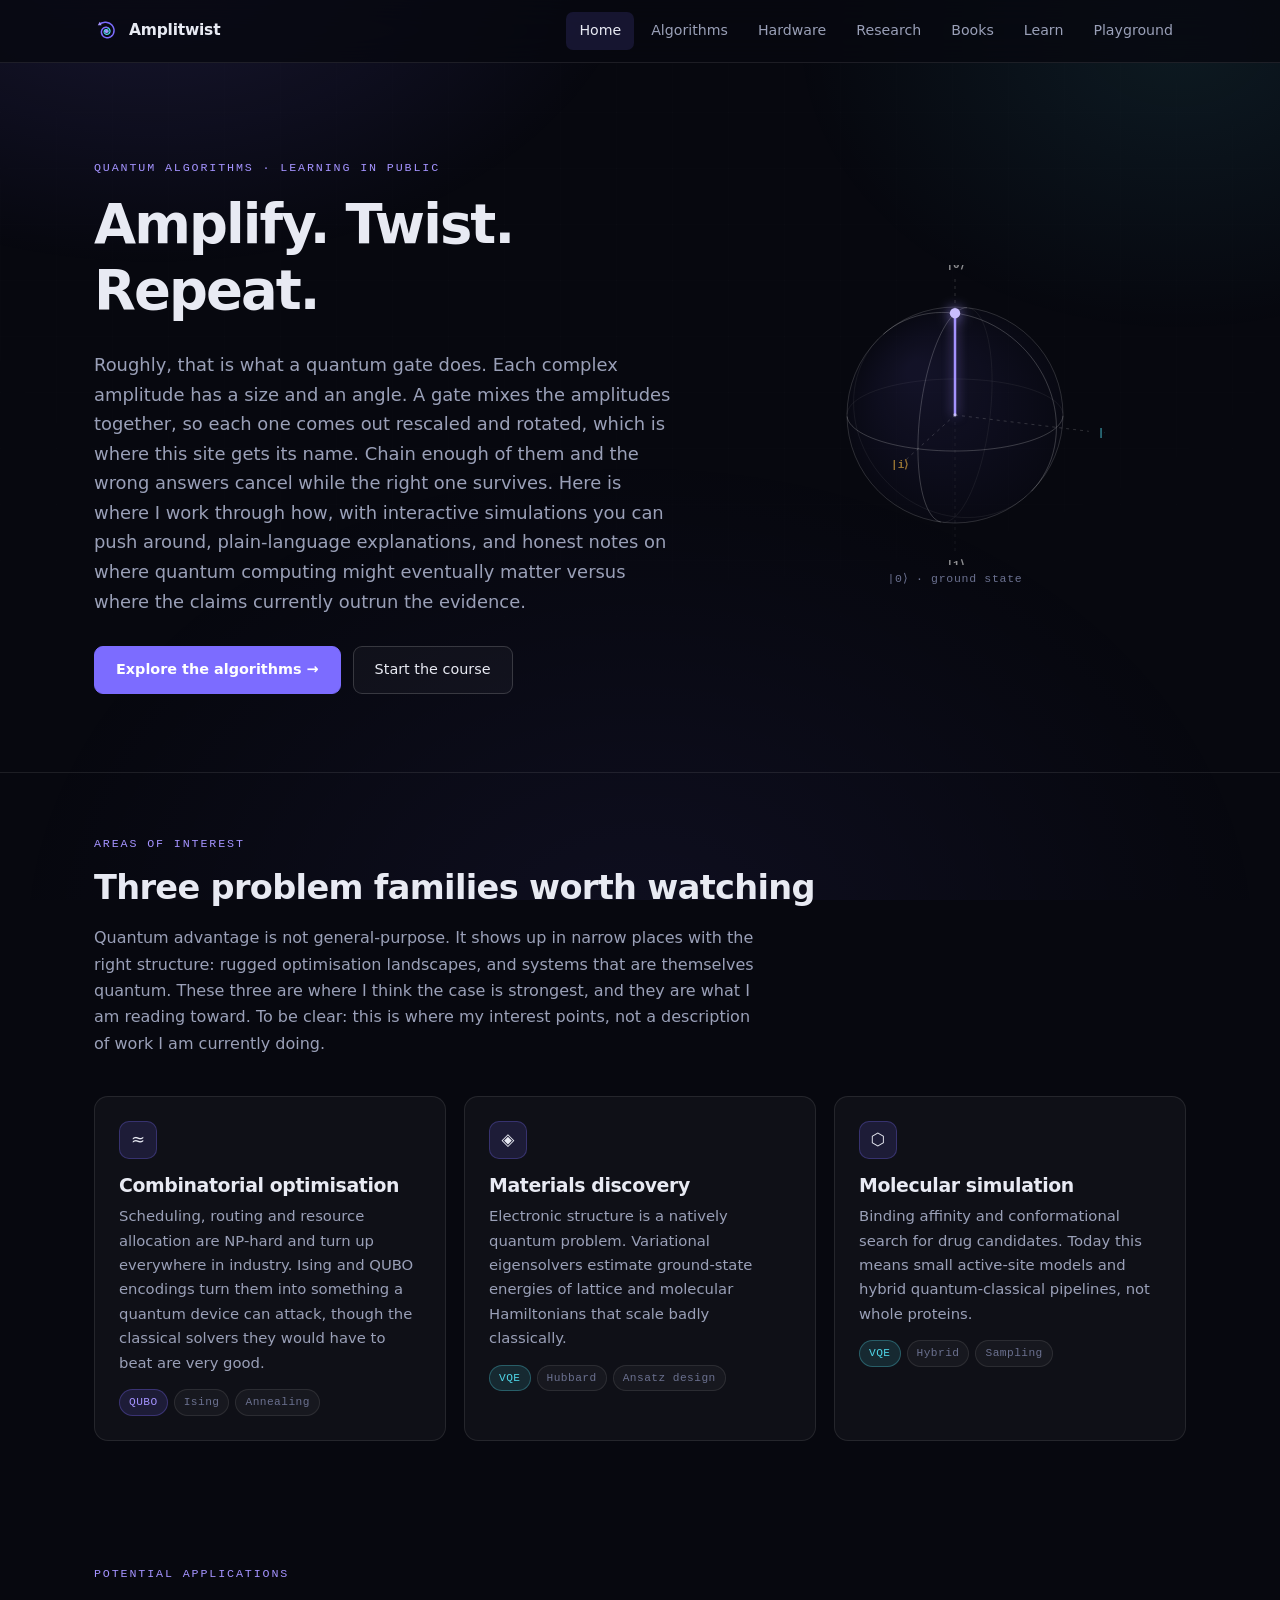
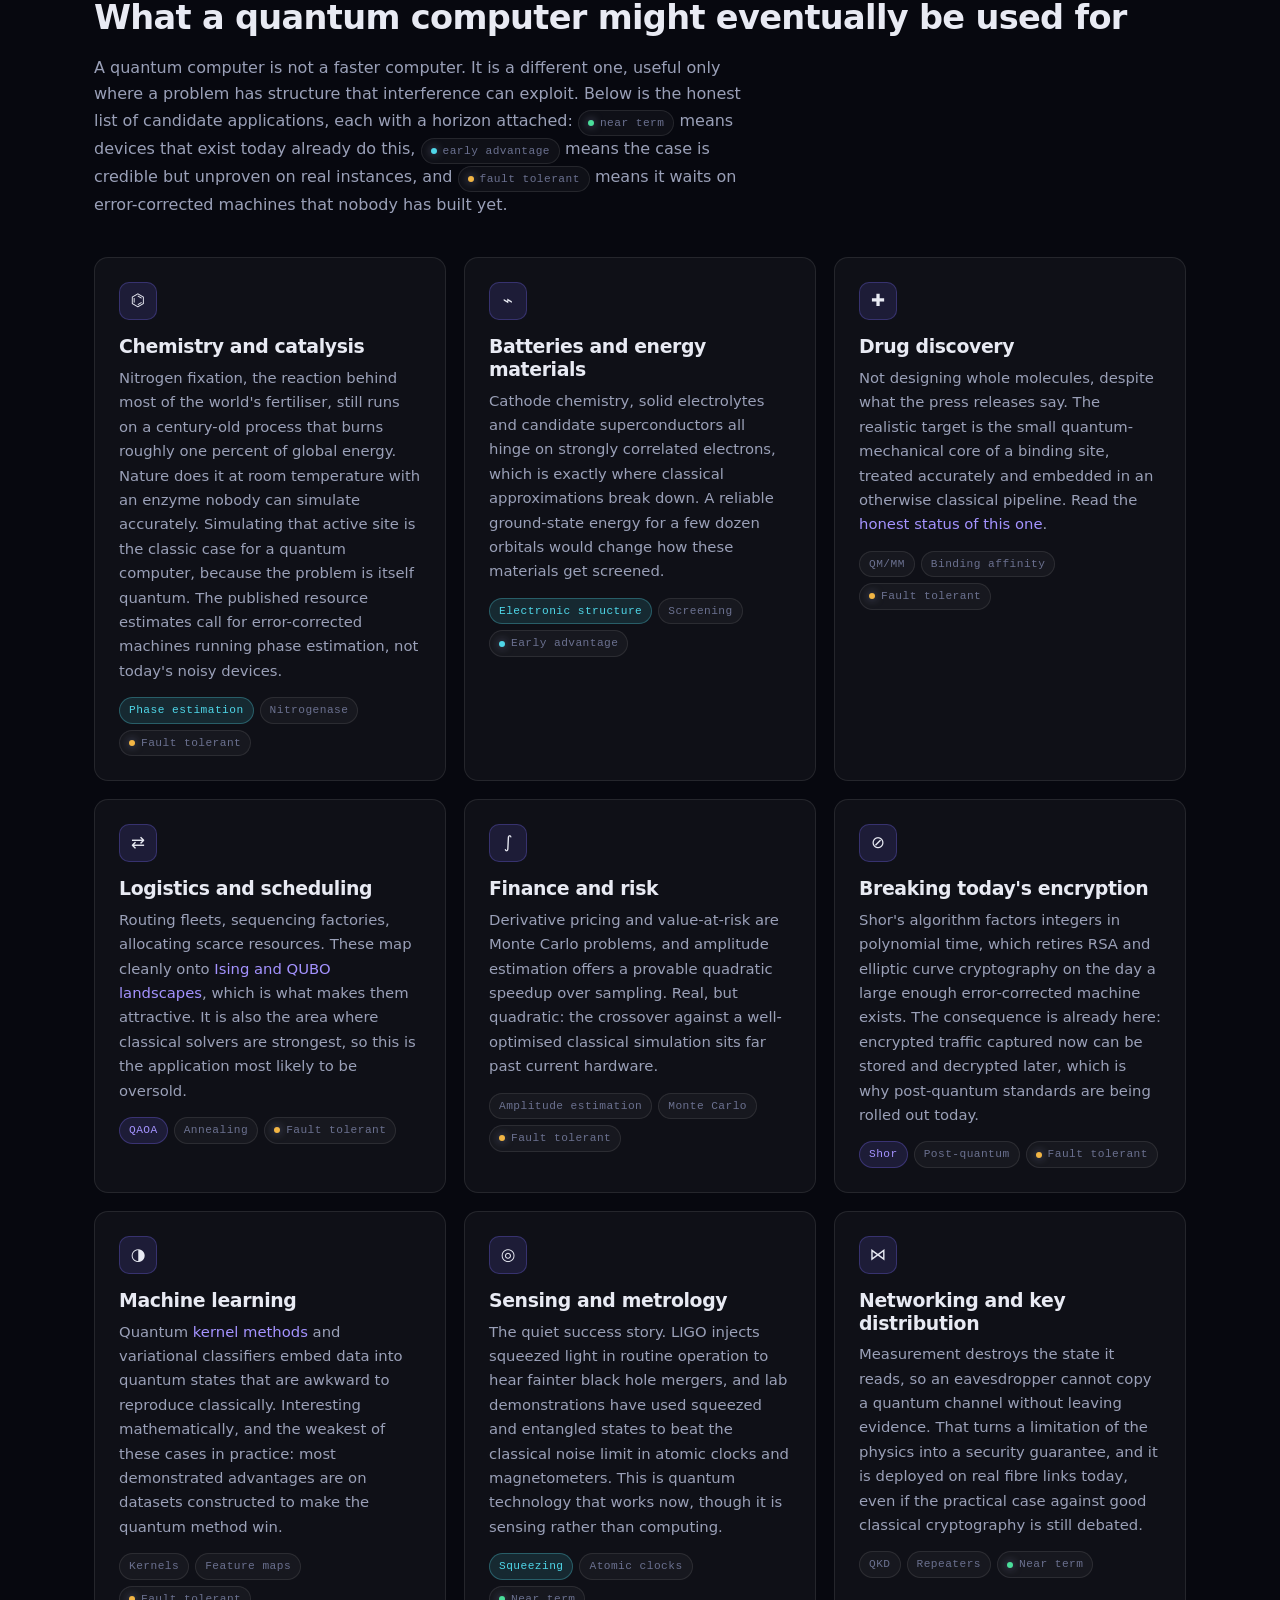
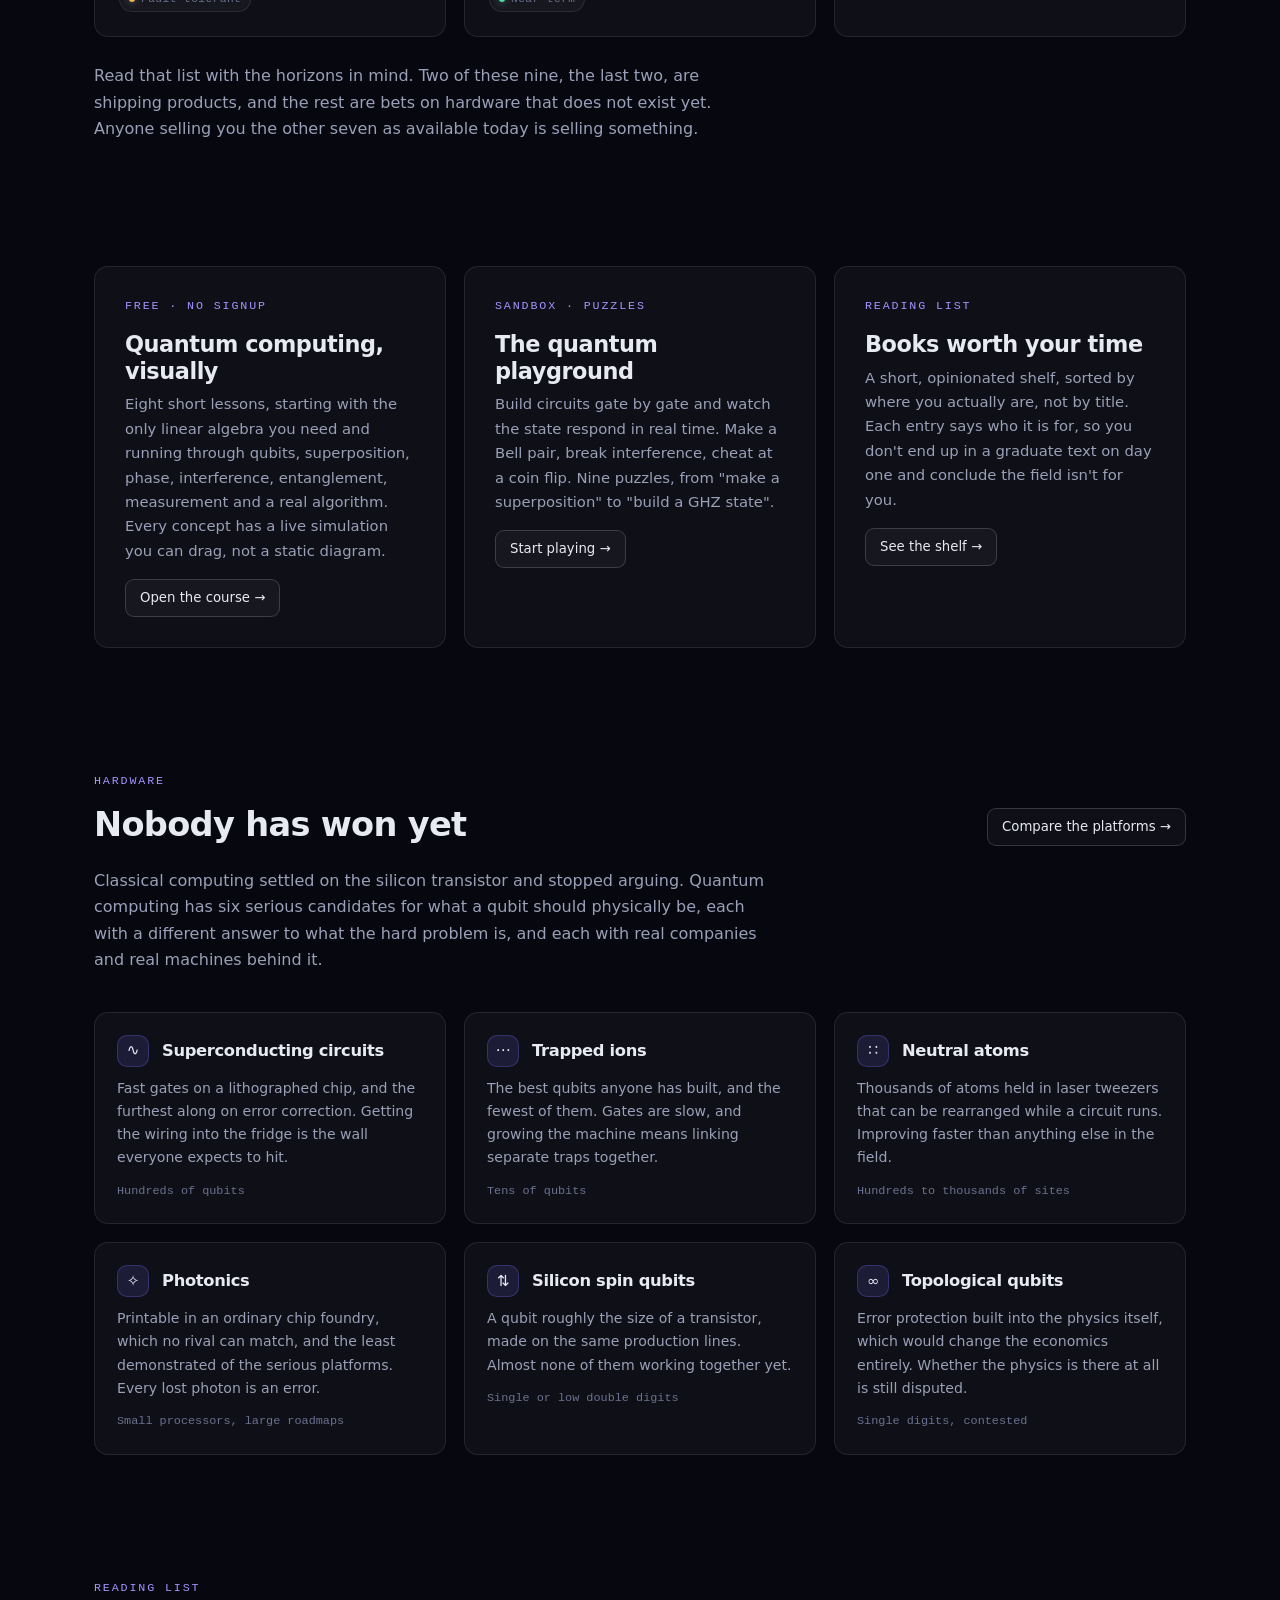
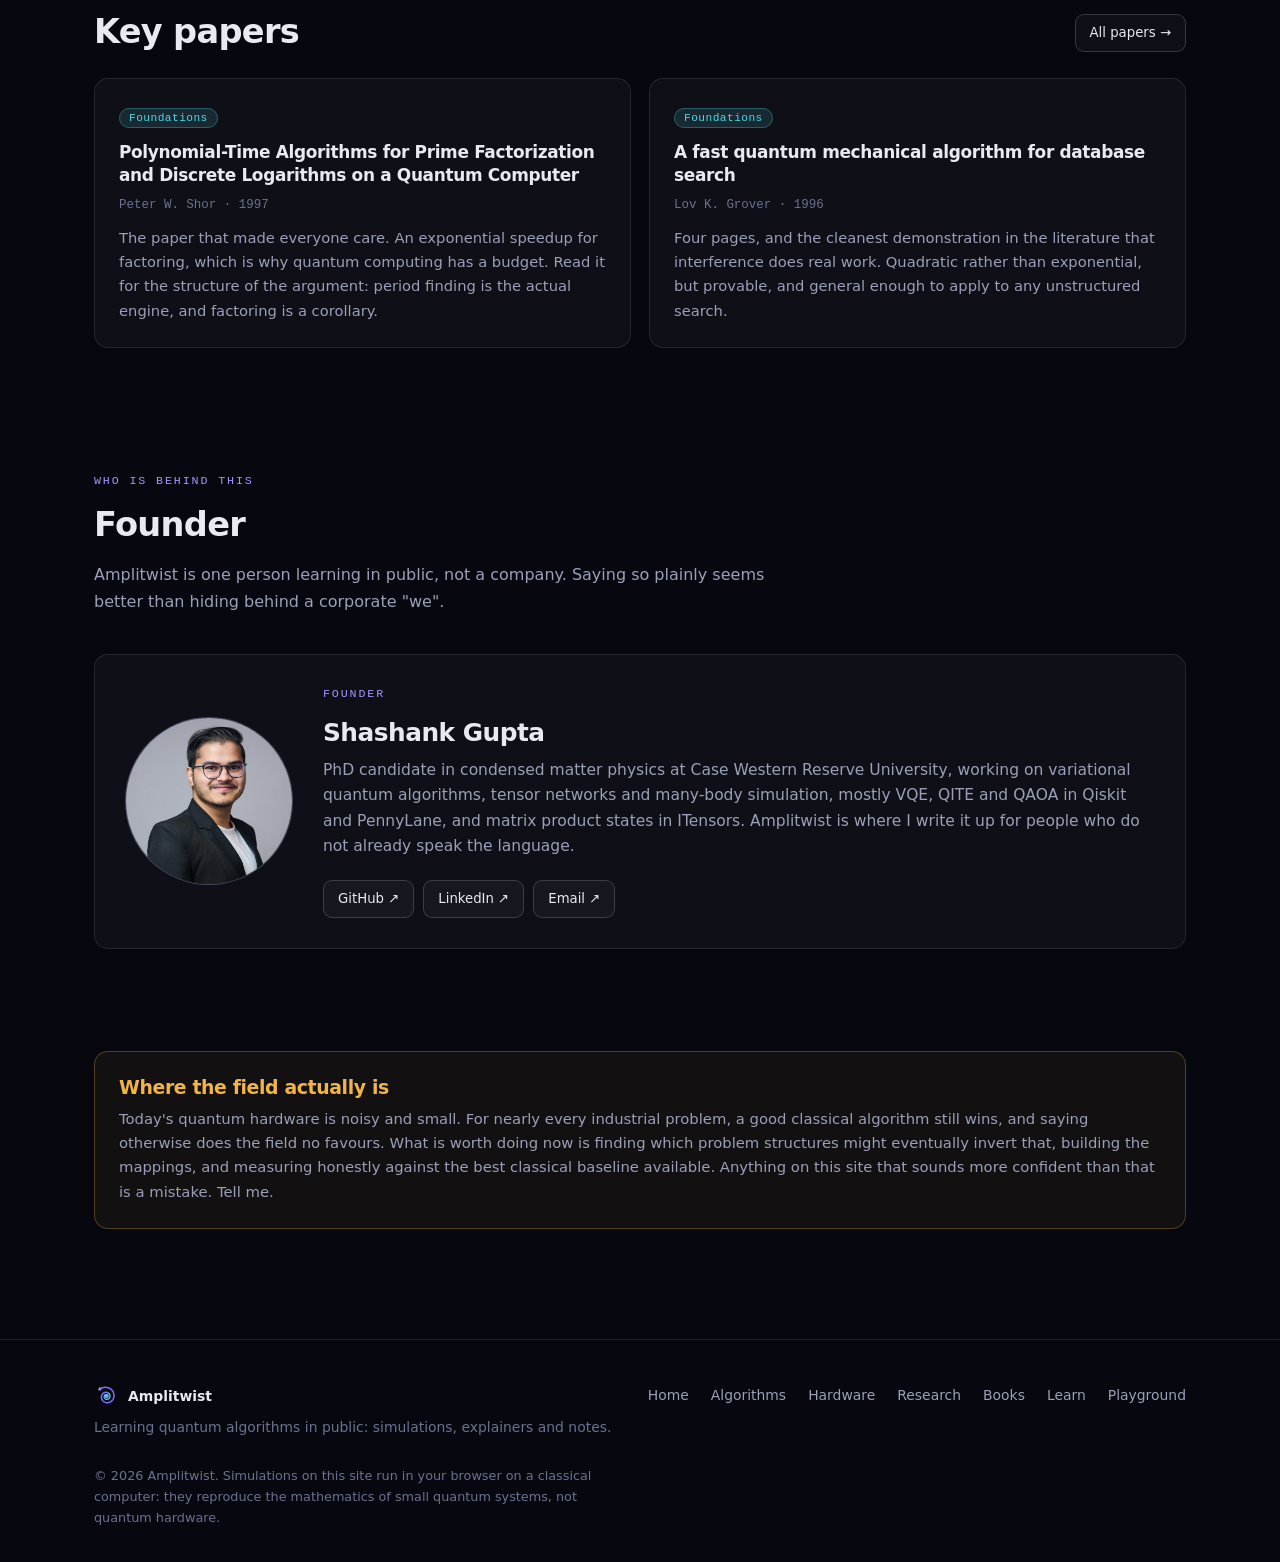
<file: index.html>
<!doctype html>
<html lang="en">
<head>
<meta charset="utf-8">
<meta name="viewport" content="width=device-width, initial-scale=1">
<title>Home</title>
<meta name="description" content="Quantum algorithms explained through simulations you can push around: an eight-lesson course, a circuit playground, algorithm explainers and the potential applications, with honest notes on what is real today.">
<link rel="canonical" href="https://amplitwist.com/">

<!-- Social preview. These must live in the HTML source: crawlers do not
     run JavaScript, so site.js cannot supply them. -->
<meta property="og:type" content="website">
<meta property="og:site_name" content="Amplitwist">
<meta property="og:title" content="Amplitwist">
<meta property="og:description" content="Learn quantum computing through simulations you can actually push around. A free eight-lesson course, a circuit playground, algorithm explainers and a curated reading list.">
<meta property="og:url" content="https://amplitwist.com/">
<meta property="og:image" content="https://amplitwist.com/assets/img/og.png">
<meta property="og:image:width" content="1200">
<meta property="og:image:height" content="630">
<meta name="twitter:card" content="summary_large_image">
<meta name="twitter:title" content="Amplitwist">
<meta name="twitter:description" content="Learn quantum computing through simulations you can actually push around. A free eight-lesson course, a circuit playground, algorithm explainers and a curated reading list.">
<meta name="twitter:image" content="https://amplitwist.com/assets/img/og.png">
<meta name="theme-color" content="#07080f">

<link rel="stylesheet" href="assets/css/site.css">
<link rel="stylesheet" href="assets/css/quantum.css">
</head>
<body>

<div data-nav></div>

<main>

  <!-- ============ HERO ============ -->
  <section class="hero">
    <div class="wrap">
      <div style="display:grid;grid-template-columns:1.25fr 1fr;gap:52px;align-items:center"
           class="hero-grid">
        <div>
          <span class="eyebrow">Quantum algorithms · Learning in public</span>
          <h1>Amplify. Twist. Repeat.</h1>
          <p class="lede">
            Roughly, that is what a quantum gate does. Each complex amplitude has a size and an angle.
            A gate mixes the amplitudes together, so each one comes out rescaled and rotated, which
            is where this site gets its name. Chain
            enough of them and the wrong answers cancel while the right one survives. Here is where
            I work through how, with interactive simulations you can push around, plain-language
            explanations, and honest notes on where quantum computing might eventually matter
            versus where the claims currently outrun the evidence.
          </p>
          <div class="btn-row">
            <a class="btn btn-primary" href="algorithms.html">Explore the algorithms →</a>
            <a class="btn" href="learn.html">Start the course</a>
          </div>
        </div>

        <div>
          <canvas id="heroBloch" class="bloch-canvas" style="--bloch-size:300px"></canvas>
          <div class="viz-caption" id="heroCaption">|0⟩ &nbsp;·&nbsp; ground state</div>
        </div>
      </div>
    </div>
  </section>

  <hr class="rule">

  <!-- ============ WHAT WE DO ============ -->
  <section>
    <div class="wrap">
      <span class="eyebrow">Areas of interest</span>
      <h2>Three problem families worth watching</h2>
      <p class="section-sub">
        Quantum advantage is not general-purpose. It shows up in narrow places with the right
        structure: rugged optimisation landscapes, and systems that are themselves quantum.
        These three are where I think the case is strongest, and they are what I am reading
        toward. To be clear: this is where my interest points, not a description of work I am
        currently doing.
      </p>

      <div class="grid grid-3">
        <a class="card card-link" href="algorithms.html#annealing">
          <div class="card-icon">≈</div>
          <h3>Combinatorial optimisation</h3>
          <p>
            Scheduling, routing and resource allocation are NP-hard and turn up everywhere in
            industry. Ising and QUBO encodings turn them into something a quantum device can
            attack, though the classical solvers they would have to beat are very good.
          </p>
          <div class="tags"><span class="tag tag-accent">QUBO</span><span class="tag">Ising</span><span class="tag">Annealing</span></div>
        </a>

        <a class="card card-link" href="algorithms.html#materials">
          <div class="card-icon">◈</div>
          <h3>Materials discovery</h3>
          <p>
            Electronic structure is a natively quantum problem. Variational eigensolvers estimate
            ground-state energies of lattice and molecular Hamiltonians that scale badly classically.
          </p>
          <div class="tags"><span class="tag tag-cyan">VQE</span><span class="tag">Hubbard</span><span class="tag">Ansatz design</span></div>
        </a>

        <a class="card card-link" href="algorithms.html#drug">
          <div class="card-icon">⬡</div>
          <h3>Molecular simulation</h3>
          <p>
            Binding affinity and conformational search for drug candidates. Today this means small
            active-site models and hybrid quantum-classical pipelines, not whole proteins.
          </p>
          <div class="tags"><span class="tag tag-cyan">VQE</span><span class="tag">Hybrid</span><span class="tag">Sampling</span></div>
        </a>
      </div>
    </div>
  </section>

  <!-- ============ POTENTIAL APPLICATIONS ============ -->
  <section>
    <div class="wrap">
      <span class="eyebrow">Potential applications</span>
      <h2>What a quantum computer might eventually be used for</h2>
      <p class="section-sub">
        A quantum computer is not a faster computer. It is a different one, useful only where a
        problem has structure that interference can exploit. Below is the honest list of candidate
        applications, each with a horizon attached: <span class="tag tag-status tag-near">near term</span>
        means devices that exist today already do this,
        <span class="tag tag-status tag-early">early advantage</span> means the case is credible but
        unproven on real instances, and <span class="tag tag-status">fault tolerant</span> means it waits on
        error-corrected machines that nobody has built yet.
      </p>

      <div class="grid grid-3">

        <div class="card">
          <div class="card-icon">⌬</div>
          <h3>Chemistry and catalysis</h3>
          <p>
            Nitrogen fixation, the reaction behind most of the world's fertiliser, still runs on a
            century-old process that burns roughly one percent of global energy. Nature does it at
            room temperature with an enzyme nobody can simulate accurately. Simulating that active
            site is the classic case for a quantum computer, because the problem is itself quantum.
            The published resource estimates call for error-corrected machines running phase
            estimation, not today's noisy devices.
          </p>
          <div class="tags"><span class="tag tag-cyan">Phase estimation</span><span class="tag">Nitrogenase</span><span class="tag tag-status">Fault tolerant</span></div>
        </div>

        <div class="card">
          <div class="card-icon">⌁</div>
          <h3>Batteries and energy materials</h3>
          <p>
            Cathode chemistry, solid electrolytes and candidate superconductors all hinge on
            strongly correlated electrons, which is exactly where classical approximations break
            down. A reliable ground-state energy for a few dozen orbitals would change how these
            materials get screened.
          </p>
          <div class="tags"><span class="tag tag-cyan">Electronic structure</span><span class="tag">Screening</span><span class="tag tag-status tag-early">Early advantage</span></div>
        </div>

        <div class="card">
          <div class="card-icon">✚</div>
          <h3>Drug discovery</h3>
          <p>
            Not designing whole molecules, despite what the press releases say. The realistic target
            is the small quantum-mechanical core of a binding site, treated accurately and embedded
            in an otherwise classical pipeline. Read the
            <a href="algorithms.html#drug">honest status of this one</a>.
          </p>
          <div class="tags"><span class="tag">QM/MM</span><span class="tag">Binding affinity</span><span class="tag tag-status">Fault tolerant</span></div>
        </div>

        <div class="card">
          <div class="card-icon">⇄</div>
          <h3>Logistics and scheduling</h3>
          <p>
            Routing fleets, sequencing factories, allocating scarce resources. These map cleanly
            onto <a href="algorithms.html#annealing">Ising and QUBO landscapes</a>, which is what
            makes them attractive. It is also the area where classical solvers are strongest, so
            this is the application most likely to be oversold.
          </p>
          <div class="tags"><span class="tag tag-accent">QAOA</span><span class="tag">Annealing</span><span class="tag tag-status">Fault tolerant</span></div>
        </div>

        <div class="card">
          <div class="card-icon">∫</div>
          <h3>Finance and risk</h3>
          <p>
            Derivative pricing and value-at-risk are Monte Carlo problems, and amplitude estimation
            offers a provable quadratic speedup over sampling. Real, but quadratic: the crossover
            against a well-optimised classical simulation sits far past current hardware.
          </p>
          <div class="tags"><span class="tag">Amplitude estimation</span><span class="tag">Monte Carlo</span><span class="tag tag-status">Fault tolerant</span></div>
        </div>

        <div class="card">
          <div class="card-icon">⊘</div>
          <h3>Breaking today's encryption</h3>
          <p>
            Shor's algorithm factors integers in polynomial time, which retires RSA and elliptic
            curve cryptography on the day a large enough error-corrected machine exists. The
            consequence is already here: encrypted traffic captured now can be stored and decrypted
            later, which is why post-quantum standards are being rolled out today.
          </p>
          <div class="tags"><span class="tag tag-accent">Shor</span><span class="tag">Post-quantum</span><span class="tag tag-status">Fault tolerant</span></div>
        </div>

        <div class="card">
          <div class="card-icon">◑</div>
          <h3>Machine learning</h3>
          <p>
            Quantum <a href="algorithms.html#qml">kernel methods</a> and variational classifiers
            embed data into quantum states that are awkward to reproduce classically. Interesting
            mathematically, and the weakest of these cases in practice: most demonstrated advantages
            are on datasets constructed to make the quantum method win.
          </p>
          <div class="tags"><span class="tag">Kernels</span><span class="tag">Feature maps</span><span class="tag tag-status">Fault tolerant</span></div>
        </div>

        <div class="card">
          <div class="card-icon">◎</div>
          <h3>Sensing and metrology</h3>
          <p>
            The quiet success story. LIGO injects squeezed light in routine operation to hear
            fainter black hole mergers, and lab demonstrations have used squeezed and entangled
            states to beat the classical noise limit in atomic clocks and magnetometers. This is
            quantum technology that works now, though it is sensing rather than computing.
          </p>
          <div class="tags"><span class="tag tag-cyan">Squeezing</span><span class="tag">Atomic clocks</span><span class="tag tag-status tag-near">Near term</span></div>
        </div>

        <div class="card">
          <div class="card-icon">⋈</div>
          <h3>Networking and key distribution</h3>
          <p>
            Measurement destroys the state it reads, so an eavesdropper cannot copy a quantum
            channel without leaving evidence. That turns a limitation of the physics into a
            security guarantee, and it is deployed on real fibre links today, even if the
            practical case against good classical cryptography is still debated.
          </p>
          <div class="tags"><span class="tag">QKD</span><span class="tag">Repeaters</span><span class="tag tag-status tag-near">Near term</span></div>
        </div>

      </div>

      <p class="section-sub" style="margin-top:26px;margin-bottom:0">
        Read that list with the horizons in mind. Two of these nine, the last two, are shipping
        products, and the rest are bets on hardware that does not exist yet. Anyone selling you the
        other seven as
        available today is selling something.
      </p>
    </div>
  </section>

  <!-- ============ LEARN + PLAY ============ -->
  <section>
    <div class="wrap">
      <div class="grid grid-3">
        <a class="card card-link" href="learn.html" style="padding:30px">
          <span class="eyebrow">Free · No signup</span>
          <h3 style="font-size:1.4rem">Quantum computing, visually</h3>
          <p style="margin-bottom:16px">
            Eight short lessons, starting with the only linear algebra you need and running
            through qubits, superposition, phase, interference, entanglement, measurement and a
            real algorithm. Every concept has a live simulation you can drag, not a static diagram.
          </p>
          <span class="btn btn-sm">Open the course →</span>
        </a>

        <a class="card card-link" href="playground.html" style="padding:30px">
          <span class="eyebrow">Sandbox · Puzzles</span>
          <h3 style="font-size:1.4rem">The quantum playground</h3>
          <p style="margin-bottom:16px">
            Build circuits gate by gate and watch the state respond in real time. Make a Bell pair,
            break interference, cheat at a coin flip. Nine puzzles, from "make a superposition"
            to "build a GHZ state".
          </p>
          <span class="btn btn-sm">Start playing →</span>
        </a>

        <a class="card card-link" href="books.html" style="padding:30px">
          <span class="eyebrow">Reading list</span>
          <h3 style="font-size:1.4rem">Books worth your time</h3>
          <p style="margin-bottom:16px">
            A short, opinionated shelf, sorted by where you actually are, not by title. Each
            entry says who it is for, so you don't end up in a graduate text on day one and
            conclude the field isn't for you.
          </p>
          <span class="btn btn-sm">See the shelf →</span>
        </a>
      </div>
    </div>
  </section>

  <!-- ============ HARDWARE STRIP ============ -->
  <section>
    <div class="wrap">
      <div style="display:flex;justify-content:space-between;align-items:flex-end;gap:20px;flex-wrap:wrap;margin-bottom:22px">
        <div>
          <span class="eyebrow">Hardware</span>
          <h2 class="mb-0">Nobody has won yet</h2>
        </div>
        <a class="btn btn-sm" href="hardware.html">Compare the platforms →</a>
      </div>
      <p class="section-sub">
        Classical computing settled on the silicon transistor and stopped arguing. Quantum
        computing has six serious candidates for what a qubit should physically be, each with a
        different answer to what the hard problem is, and each with real companies and real
        machines behind it.
      </p>
      <div class="grid grid-3" id="platformStrip"></div>
    </div>
  </section>

  <!-- ============ RESEARCH STRIP ============ -->
  <section>
    <div class="wrap">
      <div style="display:flex;justify-content:space-between;align-items:flex-end;gap:20px;flex-wrap:wrap;margin-bottom:26px">
        <div>
          <span class="eyebrow">Reading list</span>
          <h2 class="mb-0">Key papers</h2>
        </div>
        <a class="btn btn-sm" href="research.html">All papers →</a>
      </div>
      <div class="grid grid-2" id="homePapers"></div>
    </div>
  </section>

  <!-- ============ FOUNDER ============ -->
  <section>
    <div class="wrap">
      <span class="eyebrow">Who is behind this</span>
      <h2>Founder</h2>
      <p class="section-sub">
        Amplitwist is one person learning in public, not a company. Saying so plainly seems
        better than hiding behind a corporate "we".
      </p>
      <div data-founder></div>
    </div>
  </section>

  <!-- ============ HONEST NOTE ============ -->
  <section class="section-tight">
    <div class="wrap">
      <div class="card" style="border-color:rgba(242,181,68,0.28);background:rgba(242,181,68,0.05)">
        <h3 style="color:var(--amber)">Where the field actually is</h3>
        <p style="margin-bottom:0">
          Today's quantum hardware is noisy and small. For nearly every industrial problem, a good
          classical algorithm still wins, and saying otherwise does the field no favours. What is
          worth doing now is finding which problem structures might eventually invert that, building
          the mappings, and measuring honestly against the best classical baseline available.
          Anything on this site that sounds more confident than that is a mistake. Tell me.
        </p>
      </div>
    </div>
  </section>

</main>

<div data-footer></div>

<script src="assets/js/qsim.js"></script>
<script src="assets/js/viz.js"></script>
<script src="assets/js/papers.js"></script>
<script src="assets/js/hardware.js"></script>
<script src="assets/js/site.js"></script>
<script>
/* Hero: a real qubit walked through a short tour of notable states.
   Every frame is read out of the simulator, not keyframed. */
(function () {
  var canvas = document.getElementById('heroBloch');
  if (!canvas) return;

  /* No trail here. The hero jumps between distant states, and the eased
     interpolation cuts straight through the sphere's interior, so a trail
     draws chords across the middle rather than an arc on the surface.
     Lesson 3 keeps its trail because dragging the phase slider moves the
     vector continuously along the equator, where the trail is accurate. */
  var sphere = new Viz.BlochSphere(canvas);
  var caption = document.getElementById('heroCaption');

  var tour = [
    { label: '|0⟩  ·  ground state',            build: function (s) {} },
    { label: 'H|0⟩ = |+⟩  ·  superposition',    build: function (s) { s.apply1(QSim.G.H, 0); } },
    { label: 'S H|0⟩ = |i⟩  ·  phase applied',  build: function (s) { s.apply1(QSim.G.H, 0); s.apply1(QSim.G.S, 0); } },
    { label: 'X|0⟩ = |1⟩  ·  excited state',    build: function (s) { s.apply1(QSim.G.X, 0); } },
    { label: 'RY(2π/3)|0⟩  ·  partial rotation', build: function (s) { s.apply1(QSim.RY(2.094), 0); } },
    { label: 'H|1⟩ = |−⟩  ·  negative phase',   build: function (s) { s.apply1(QSim.G.X, 0); s.apply1(QSim.G.H, 0); } }
  ];

  var i = 0;
  function step() {
    var stop = tour[i];
    var s = new QSim.State(1);
    stop.build(s);
    sphere.set(s.bloch(0));
    if (caption) caption.textContent = stop.label;
    i = (i + 1) % tour.length;
  }
  step();
  setInterval(step, 2900);

  // slow idle rotation, so it reads as 3D before anyone touches it
  setInterval(function () { if (!sphere._drag) sphere.az += 0.0035; }, 30);
})();

/* The six qubit platforms, summarised in one line each. Same data array
   the hardware page renders in full, so the two can never disagree. */
(function () {
  var host = document.getElementById('platformStrip');
  if (!host || typeof PLATFORMS === 'undefined') return;
  host.innerHTML = PLATFORMS.map(function (p) {
    return '' +
      '<a class="card card-link" href="hardware.html#' + p.id + '" style="padding:22px">' +
        '<div style="display:flex;gap:13px;align-items:center;margin-bottom:10px">' +
          '<div class="card-icon" style="margin:0;width:32px;height:32px;font-size:0.95rem;flex-shrink:0">' + p.icon + '</div>' +
          '<h3 style="margin:0;font-size:1.02rem">' + p.name + '</h3>' +
        '</div>' +
        '<p style="font-size:0.88rem;margin-bottom:12px">' + p.blurb + '</p>' +
        '<div class="mono dim" style="font-size:0.74rem">' + p.scale + '</div>' +
      '</a>';
  }).join('');
})();

/* Two papers from the reading list on the home page. */
(function () {
  var host = document.getElementById('homePapers');
  if (!host || typeof PAPERS === 'undefined') return;
  host.innerHTML = PAPERS.slice(0, 2).map(function (p) {
    return '' +
      '<a class="card card-link" href="https://arxiv.org/abs/' + p.arxiv + '" target="_blank" rel="noopener">' +
        '<span class="tag tag-cyan">' + p.topic + '</span>' +
        '<h3 style="margin-top:11px;font-size:1.06rem;line-height:1.38">' + p.title + '</h3>' +
        '<div class="mono dim" style="font-size:0.78rem;margin-bottom:10px">' +
          p.authors + ' · ' + p.year + '</div>' +
        '<p style="font-size:0.92rem">' + p.note + '</p>' +
      '</a>';
  }).join('');
})();
</script>

<style>
.hero-grid > * { min-width: 0; }
@media (max-width: 880px) {
  .hero-grid { grid-template-columns: 1fr !important; gap: 34px !important; }
  .hero { padding: 58px 0 50px; }
}
</style>

</body>
</html>
</file>
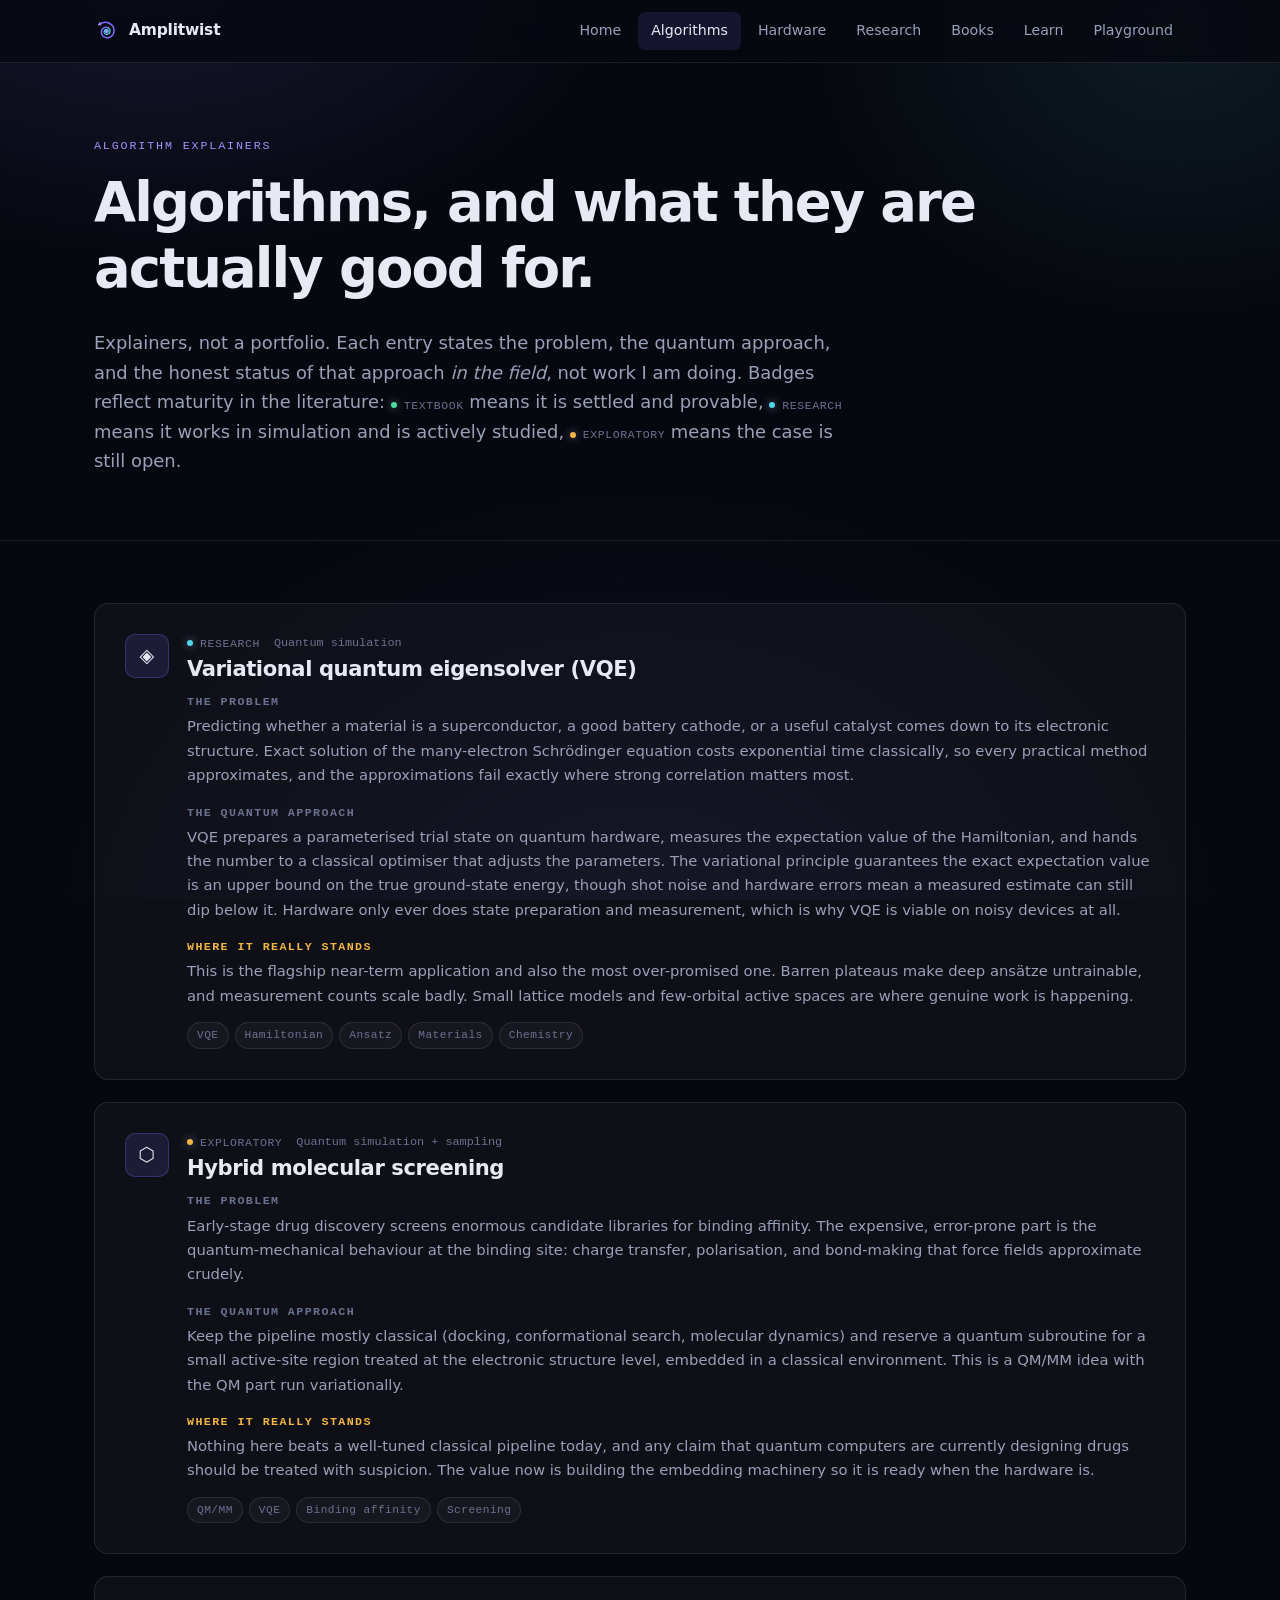
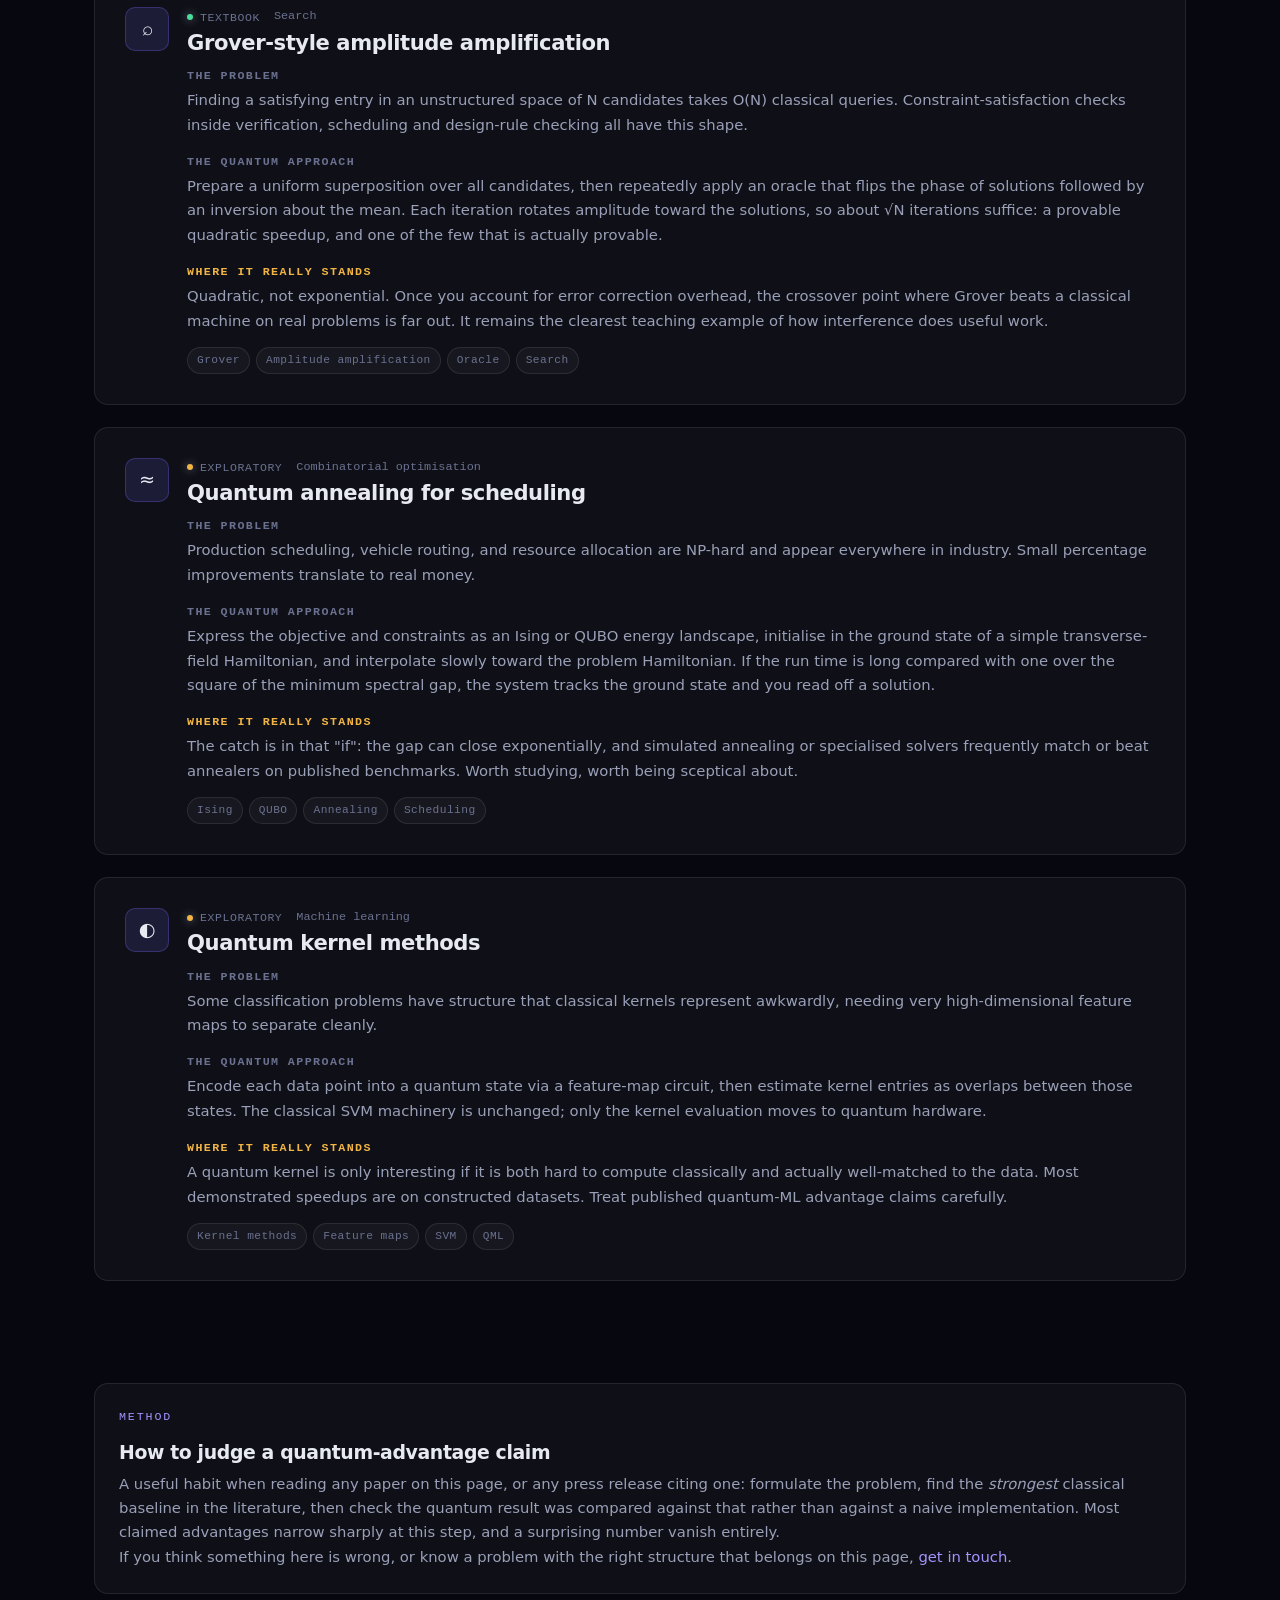
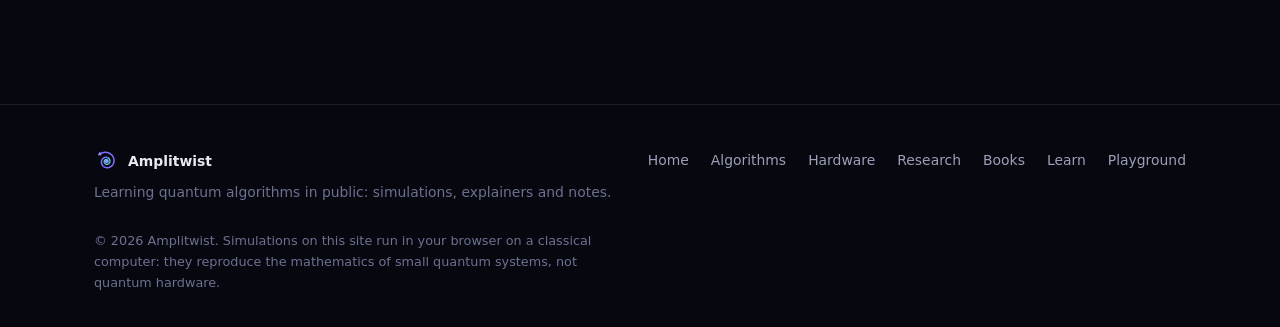
<file: algorithms.html>
<!doctype html>
<html lang="en">
<head>
<meta charset="utf-8">
<meta name="viewport" content="width=device-width, initial-scale=1">
<title>Algorithms</title>
<meta name="description" content="Quantum algorithms with industrial applications: materials discovery, molecular simulation, optimisation, search and sampling.">
<link rel="canonical" href="https://amplitwist.com/algorithms.html">

<!-- Social preview. These must live in the HTML source: crawlers do not
     run JavaScript, so site.js cannot supply them. -->
<meta property="og:type" content="website">
<meta property="og:site_name" content="Amplitwist">
<meta property="og:title" content="Algorithms · Amplitwist">
<meta property="og:description" content="Quantum algorithms with industrial applications: materials discovery, molecular simulation, optimisation, search and sampling, with an honest read on where each really stands.">
<meta property="og:url" content="https://amplitwist.com/algorithms.html">
<meta property="og:image" content="https://amplitwist.com/assets/img/og.png">
<meta property="og:image:width" content="1200">
<meta property="og:image:height" content="630">
<meta name="twitter:card" content="summary_large_image">
<meta name="twitter:title" content="Algorithms · Amplitwist">
<meta name="twitter:description" content="Quantum algorithms with industrial applications: materials discovery, molecular simulation, optimisation, search and sampling, with an honest read on where each really stands.">
<meta name="twitter:image" content="https://amplitwist.com/assets/img/og.png">
<meta name="theme-color" content="#07080f">

<link rel="stylesheet" href="assets/css/site.css">
<link rel="stylesheet" href="assets/css/quantum.css">
</head>
<body>

<div data-nav></div>

<main>
  <section class="hero" style="padding:74px 0 44px">
    <div class="wrap">
      <span class="eyebrow">Algorithm explainers</span>
      <h1>Algorithms, and what they are<br>actually good for.</h1>
      <p class="lede">
        Explainers, not a portfolio. Each entry states the problem, the quantum approach, and
        the honest status of that approach <em>in the field</em>, not work I am doing. Badges
        reflect maturity in the literature: <span class="status status-live">textbook</span>
        means it is settled and provable, <span class="status status-research">research</span>
        means it works in simulation and is actively studied,
        <span class="status">exploratory</span> means the case is still open.
      </p>
    </div>
  </section>

  <hr class="rule">

  <section>
    <div class="wrap">
      <div class="grid" style="gap:22px" id="algoList"></div>
    </div>
  </section>

  <section class="section-tight">
    <div class="wrap">
      <div class="card">
        <span class="eyebrow">Method</span>
        <h3>How to judge a quantum-advantage claim</h3>
        <p>
          A useful habit when reading any paper on this page, or any press release citing one:
          formulate the problem, find the <em>strongest</em> classical baseline in the literature,
          then check the quantum result was compared against that rather than against a naive
          implementation. Most claimed advantages narrow sharply at this step, and a surprising
          number vanish entirely.
        </p>
        <p class="mb-0">
          If you think something here is wrong, or know a problem with the right structure that
          belongs on this page, <a data-site-email href="#">get in touch</a>.
        </p>
      </div>
    </div>
  </section>
</main>

<div data-footer></div>

<script src="assets/js/site.js"></script>
<script>
/* Edit this array to add or change an algorithm entry. */
var ALGORITHMS = [
  {
    id: 'materials',
    icon: '◈',
    name: 'Variational quantum eigensolver (VQE)',
    family: 'Quantum simulation',
    status: 'Research',
    statusClass: 'research',
    problem:
      'Predicting whether a material is a superconductor, a good battery cathode, or a useful ' +
      'catalyst comes down to its electronic structure. Exact solution of the many-electron ' +
      'Schrödinger equation costs exponential time classically, so every practical method ' +
      'approximates, and the approximations fail exactly where strong correlation matters most.',
    approach:
      'VQE prepares a parameterised trial state on quantum hardware, measures the expectation ' +
      'value of the Hamiltonian, and hands the number to a classical optimiser that adjusts the ' +
      'parameters. The variational principle guarantees the exact expectation value is an upper ' +
      'bound on the true ground-state energy, though shot noise and hardware errors mean a ' +
      'measured estimate can still dip below it. Hardware only ever does state preparation and measurement, which is ' +
      'why VQE is viable on noisy devices at all.',
    reality:
      'This is the flagship near-term application and also the most over-promised one. Barren ' +
      'plateaus make deep ansätze untrainable, and measurement counts scale badly. Small lattice ' +
      'models and few-orbital active spaces are where genuine work is happening.',
    tags: ['VQE', 'Hamiltonian', 'Ansatz', 'Materials', 'Chemistry']
  },
  {
    id: 'drug',
    icon: '⬡',
    name: 'Hybrid molecular screening',
    family: 'Quantum simulation + sampling',
    status: 'Exploratory',
    statusClass: '',
    problem:
      'Early-stage drug discovery screens enormous candidate libraries for binding affinity. ' +
      'The expensive, error-prone part is the quantum-mechanical behaviour at the binding site: ' +
      'charge transfer, polarisation, and bond-making that force fields approximate crudely.',
    approach:
      'Keep the pipeline mostly classical (docking, conformational search, molecular dynamics) ' +
      'and reserve a quantum subroutine for a small active-site region treated at the electronic ' +
      'structure level, embedded in a classical environment. This is a QM/MM idea with the QM ' +
      'part run variationally.',
    reality:
      'Nothing here beats a well-tuned classical pipeline today, and any claim that quantum ' +
      'computers are currently designing drugs should be treated with suspicion. The value now ' +
      'is building the embedding machinery so it is ready when the hardware is.',
    tags: ['QM/MM', 'VQE', 'Binding affinity', 'Screening']
  },
  {
    id: 'grover',
    icon: '⌕',
    name: "Grover-style amplitude amplification",
    family: 'Search',
    status: 'Textbook',
    statusClass: 'live',
    problem:
      'Finding a satisfying entry in an unstructured space of N candidates takes O(N) classical ' +
      'queries. Constraint-satisfaction checks inside verification, scheduling and design-rule ' +
      'checking all have this shape.',
    approach:
      'Prepare a uniform superposition over all candidates, then repeatedly apply an oracle that ' +
      'flips the phase of solutions followed by an inversion about the mean. Each iteration ' +
      'rotates amplitude toward the solutions, so about √N iterations suffice: a provable ' +
      'quadratic speedup, and one of the few that is actually provable.',
    reality:
      'Quadratic, not exponential. Once you account for error correction overhead, the crossover ' +
      'point where Grover beats a classical machine on real problems is far out. It remains the ' +
      'clearest teaching example of how interference does useful work.',
    tags: ['Grover', 'Amplitude amplification', 'Oracle', 'Search']
  },
  {
    id: 'annealing',
    icon: '≈',
    name: 'Quantum annealing for scheduling',
    family: 'Combinatorial optimisation',
    status: 'Exploratory',
    statusClass: '',
    problem:
      'Production scheduling, vehicle routing, and resource allocation are NP-hard and appear ' +
      'everywhere in industry. Small percentage improvements translate to real money.',
    approach:
      'Express the objective and constraints as an Ising or QUBO energy landscape, initialise in ' +
      'the ground state of a simple transverse-field Hamiltonian, and interpolate slowly toward ' +
      'the problem Hamiltonian. If the run time is long compared with one over the square of the ' +
      'minimum spectral gap, ' +
      'the system tracks the ground state and you read off a solution.',
    reality:
      'The catch is in that "if": the gap can close exponentially, and simulated annealing or ' +
      'specialised solvers frequently match or beat annealers on published benchmarks. Worth ' +
      'studying, worth being sceptical about.',
    tags: ['Ising', 'QUBO', 'Annealing', 'Scheduling']
  },
  {
    id: 'qml',
    icon: '◐',
    name: 'Quantum kernel methods',
    family: 'Machine learning',
    status: 'Exploratory',
    statusClass: '',
    problem:
      'Some classification problems have structure that classical kernels represent awkwardly, ' +
      'needing very high-dimensional feature maps to separate cleanly.',
    approach:
      'Encode each data point into a quantum state via a feature-map circuit, then estimate ' +
      'kernel entries as overlaps between those states. The classical SVM machinery is unchanged; ' +
      'only the kernel evaluation moves to quantum hardware.',
    reality:
      'A quantum kernel is only interesting if it is both hard to compute classically and ' +
      'actually well-matched to the data. Most demonstrated speedups are on constructed datasets. ' +
      'Treat published quantum-ML advantage claims carefully.',
    tags: ['Kernel methods', 'Feature maps', 'SVM', 'QML']
  }
];

(function () {
  var host = document.getElementById('algoList');
  host.innerHTML = ALGORITHMS.map(function (a) {
    return '' +
    '<article class="card" id="' + a.id + '" style="padding:30px">' +
      '<div style="display:flex;gap:18px;align-items:flex-start;flex-wrap:wrap">' +
        '<div class="card-icon" style="margin:0;width:44px;height:44px;font-size:1.2rem;flex-shrink:0">' + a.icon + '</div>' +
        '<div style="flex:1;min-width:230px">' +
          '<div style="display:flex;gap:14px;align-items:center;flex-wrap:wrap;margin-bottom:3px">' +
            '<span class="status status-' + a.statusClass + '">' + a.status + '</span>' +
            '<span class="mono dim" style="font-size:0.74rem">' + a.family + '</span>' +
          '</div>' +
          '<h3 style="font-size:1.32rem;margin-bottom:14px">' + a.name + '</h3>' +

          '<h4 class="mono" style="font-size:0.73rem;letter-spacing:0.12em;text-transform:uppercase;color:var(--text-dim);margin:0 0 5px">The problem</h4>' +
          '<p>' + a.problem + '</p>' +

          '<h4 class="mono" style="font-size:0.73rem;letter-spacing:0.12em;text-transform:uppercase;color:var(--text-dim);margin:18px 0 5px">The quantum approach</h4>' +
          '<p>' + a.approach + '</p>' +

          '<h4 class="mono" style="font-size:0.73rem;letter-spacing:0.12em;text-transform:uppercase;color:var(--amber);margin:18px 0 5px">Where it really stands</h4>' +
          '<p style="margin-bottom:0">' + a.reality + '</p>' +

          '<div class="tags">' + a.tags.map(function (t) {
            return '<span class="tag">' + t + '</span>';
          }).join('') + '</div>' +
        '</div>' +
      '</div>' +
    '</article>';
  }).join('');

  // deep links like algorithms.html#materials
  if (location.hash) {
    var el = document.querySelector(location.hash);
    if (el) setTimeout(function () { el.scrollIntoView({ behavior: 'smooth', block: 'center' }); }, 90);
  }
})();
</script>

</body>
</html>
</file>
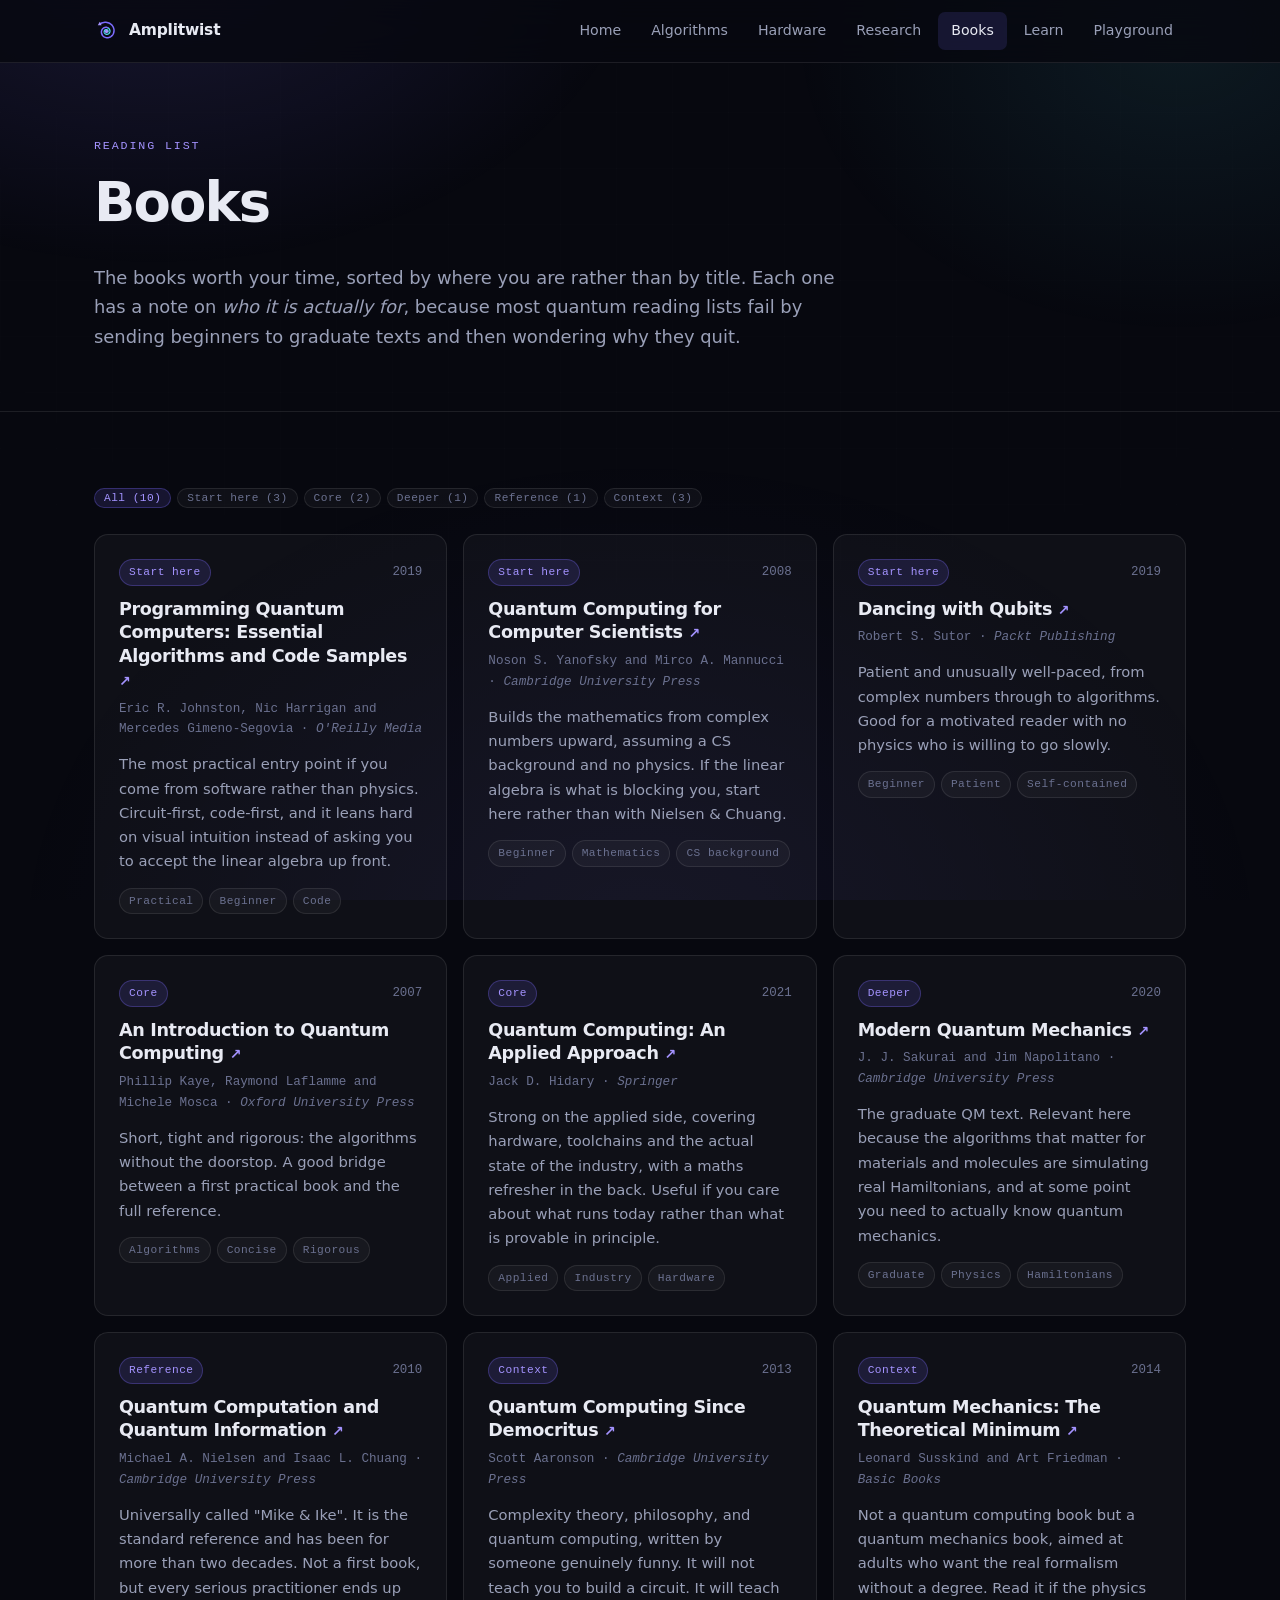
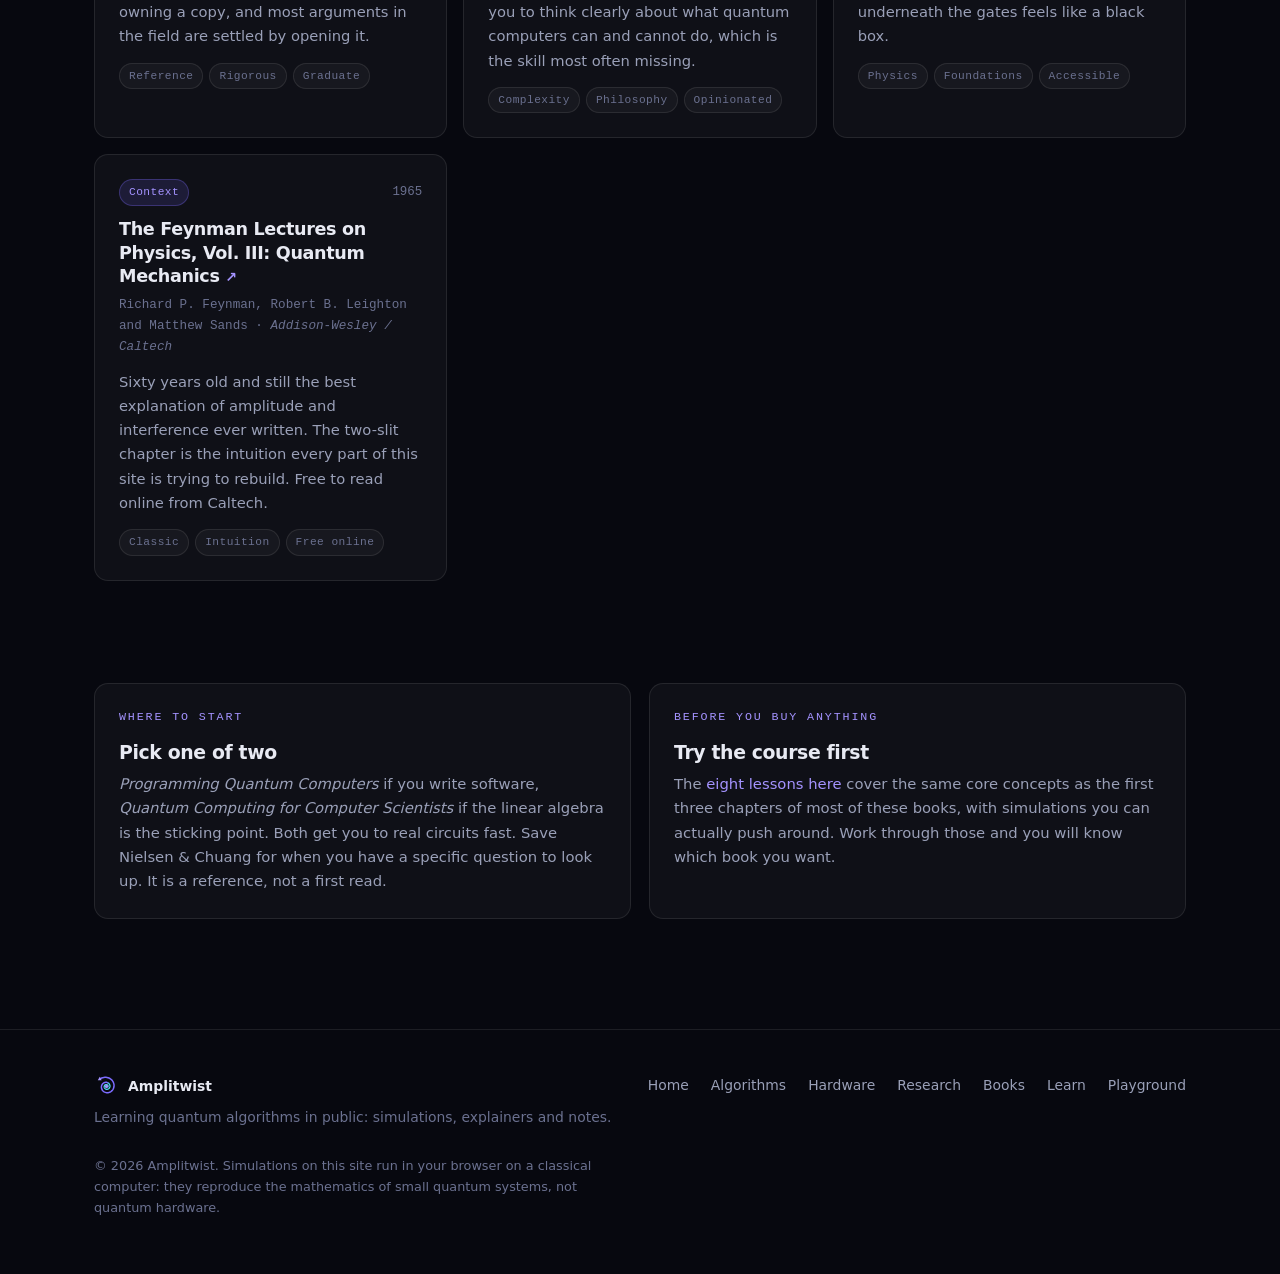
<file: books.html>
<!doctype html>
<html lang="en">
<head>
<meta charset="utf-8">
<meta name="viewport" content="width=device-width, initial-scale=1">
<title>Books</title>
<meta name="description" content="A curated quantum computing reading list: where to start, what to read next, and which books are worth owning.">
<link rel="canonical" href="https://amplitwist.com/books.html">

<!-- Social preview. These must live in the HTML source: crawlers do not
     run JavaScript, so site.js cannot supply them. -->
<meta property="og:type" content="website">
<meta property="og:site_name" content="Amplitwist">
<meta property="og:title" content="Books · Amplitwist">
<meta property="og:description" content="A curated quantum computing reading list, sorted by where you actually are rather than by title.">
<meta property="og:url" content="https://amplitwist.com/books.html">
<meta property="og:image" content="https://amplitwist.com/assets/img/og.png">
<meta property="og:image:width" content="1200">
<meta property="og:image:height" content="630">
<meta name="twitter:card" content="summary_large_image">
<meta name="twitter:title" content="Books · Amplitwist">
<meta name="twitter:description" content="A curated quantum computing reading list, sorted by where you actually are rather than by title.">
<meta name="twitter:image" content="https://amplitwist.com/assets/img/og.png">
<meta name="theme-color" content="#07080f">

<link rel="stylesheet" href="assets/css/site.css">
<link rel="stylesheet" href="assets/css/quantum.css">
</head>
<body>

<div data-nav></div>

<main>
  <section class="hero" style="padding:74px 0 40px">
    <div class="wrap">
      <span class="eyebrow">Reading list</span>
      <h1>Books</h1>
      <p class="lede">
        The books worth your time, sorted by where you are rather than by title. Each one has a
        note on <em>who it is actually for</em>, because most quantum reading lists fail by
        sending beginners to graduate texts and then wondering why they quit.
      </p>
    </div>
  </section>

  <hr class="rule">

  <section>
    <div class="wrap">
      <div id="authoredSection"></div>

      <div id="levelFilters" class="tags" style="margin-bottom:26px"></div>
      <div class="grid grid-2" id="bookList" style="gap:16px"></div>
    </div>
  </section>

  <section class="section-tight">
    <div class="wrap">
      <div class="grid grid-2">
        <div class="card">
          <span class="eyebrow">Where to start</span>
          <h3>Pick one of two</h3>
          <p class="mb-0">
            <em>Programming Quantum Computers</em> if you write software,
            <em>Quantum Computing for Computer Scientists</em> if the linear algebra is the
            sticking point. Both get you to real circuits fast. Save Nielsen &amp; Chuang for
            when you have a specific question to look up. It is a reference, not a first read.
          </p>
        </div>
        <div class="card">
          <span class="eyebrow">Before you buy anything</span>
          <h3>Try the course first</h3>
          <p class="mb-0">
            The <a href="learn.html">eight lessons here</a> cover the same core concepts as the
            first three chapters of most of these books, with simulations you can actually push
            around. Work through those and you will know which book you want.
          </p>
        </div>
      </div>
    </div>
  </section>
</main>

<div data-footer></div>

<script src="assets/js/books.js"></script>
<script src="assets/js/site.js"></script>
<script>
(function () {
  var list = el('bookList'), filters = el('levelFilters'), authoredHost = el('authoredSection');
  var activeLevel = null;

  function el(id) { return document.getElementById(id); }

  /* No hardcoded product URLs. When a book has no url we build a Google Books
     search for its exact title and author, which always resolves and never
     points at a page that may not exist. */
  function linkFor(b) {
    if (b.url) return b.url;
    return 'https://www.google.com/search?tbm=bks&q=' +
           encodeURIComponent('"' + b.title + '" ' + b.authors);
  }

  function card(b) {
    return '' +
      '<a class="card card-link" href="' + linkFor(b) + '" target="_blank" rel="noopener">' +
        '<div style="display:flex;justify-content:space-between;gap:14px;align-items:baseline;flex-wrap:wrap">' +
          '<span class="tag tag-accent">' + b.level + '</span>' +
          '<span class="mono dim" style="font-size:0.78rem">' + b.year + '</span>' +
        '</div>' +
        '<h3 style="margin:12px 0 6px;font-size:1.1rem;line-height:1.35">' + b.title +
          ' <span style="color:var(--accent-bright);font-size:0.8em">↗</span></h3>' +
        '<div class="mono dim" style="font-size:0.79rem;margin-bottom:12px">' +
          b.authors + ' · <em>' + b.publisher + '</em></div>' +
        '<p style="font-size:0.92rem">' + b.note + '</p>' +
        '<div class="tags">' + b.tags.map(function (t) {
          return '<span class="tag">' + t + '</span>';
        }).join('') + '</div>' +
      '</a>';
  }

  /* Books you wrote get their own section above the fold. Hidden entirely
     while there are none, so the page never shows an empty shelf. */
  var authored = BOOKS.filter(function (b) { return b.shelf === 'authored'; });
  if (authored.length) {
    authoredHost.innerHTML =
      '<span class="eyebrow">Written by me</span>' +
      '<h2>My books</h2>' +
      '<div class="grid grid-2" style="gap:16px;margin-bottom:52px">' +
        authored.map(card).join('') +
      '</div>' +
      '<hr class="rule" style="margin-bottom:40px">' +
      '<span class="eyebrow">Recommended</span>' +
      '<h2>Recommended reading</h2>';
  }

  var recommended = BOOKS.filter(function (b) { return b.shelf !== 'authored'; });

  var LEVEL_ORDER = ['Start here', 'Core', 'Deeper', 'Reference', 'Context'];
  var levels = LEVEL_ORDER.filter(function (L) {
    return recommended.some(function (b) { return b.level === L; });
  });

  function renderFilters() {
    filters.innerHTML =
      '<button class="tag' + (activeLevel === null ? ' tag-accent' : '') +
        '" data-level="" style="cursor:pointer;font-family:var(--mono)">All (' + recommended.length + ')</button>' +
      levels.map(function (L) {
        var n = recommended.filter(function (b) { return b.level === L; }).length;
        return '<button class="tag' + (activeLevel === L ? ' tag-accent' : '') +
               '" data-level="' + L + '" style="cursor:pointer;font-family:var(--mono)">' +
               L + ' (' + n + ')</button>';
      }).join('');

    filters.querySelectorAll('button').forEach(function (b) {
      b.addEventListener('click', function () {
        activeLevel = b.dataset.level || null;
        renderFilters();
        renderList();
      });
    });
  }

  function renderList() {
    var shown = activeLevel
      ? recommended.filter(function (b) { return b.level === activeLevel; })
      : recommended;
    // keep a sensible reading order rather than array order
    shown = shown.slice().sort(function (a, b) {
      return LEVEL_ORDER.indexOf(a.level) - LEVEL_ORDER.indexOf(b.level);
    });
    list.innerHTML = shown.map(card).join('');
  }

  renderFilters();
  renderList();
})();
</script>

</body>
</html>
</file>
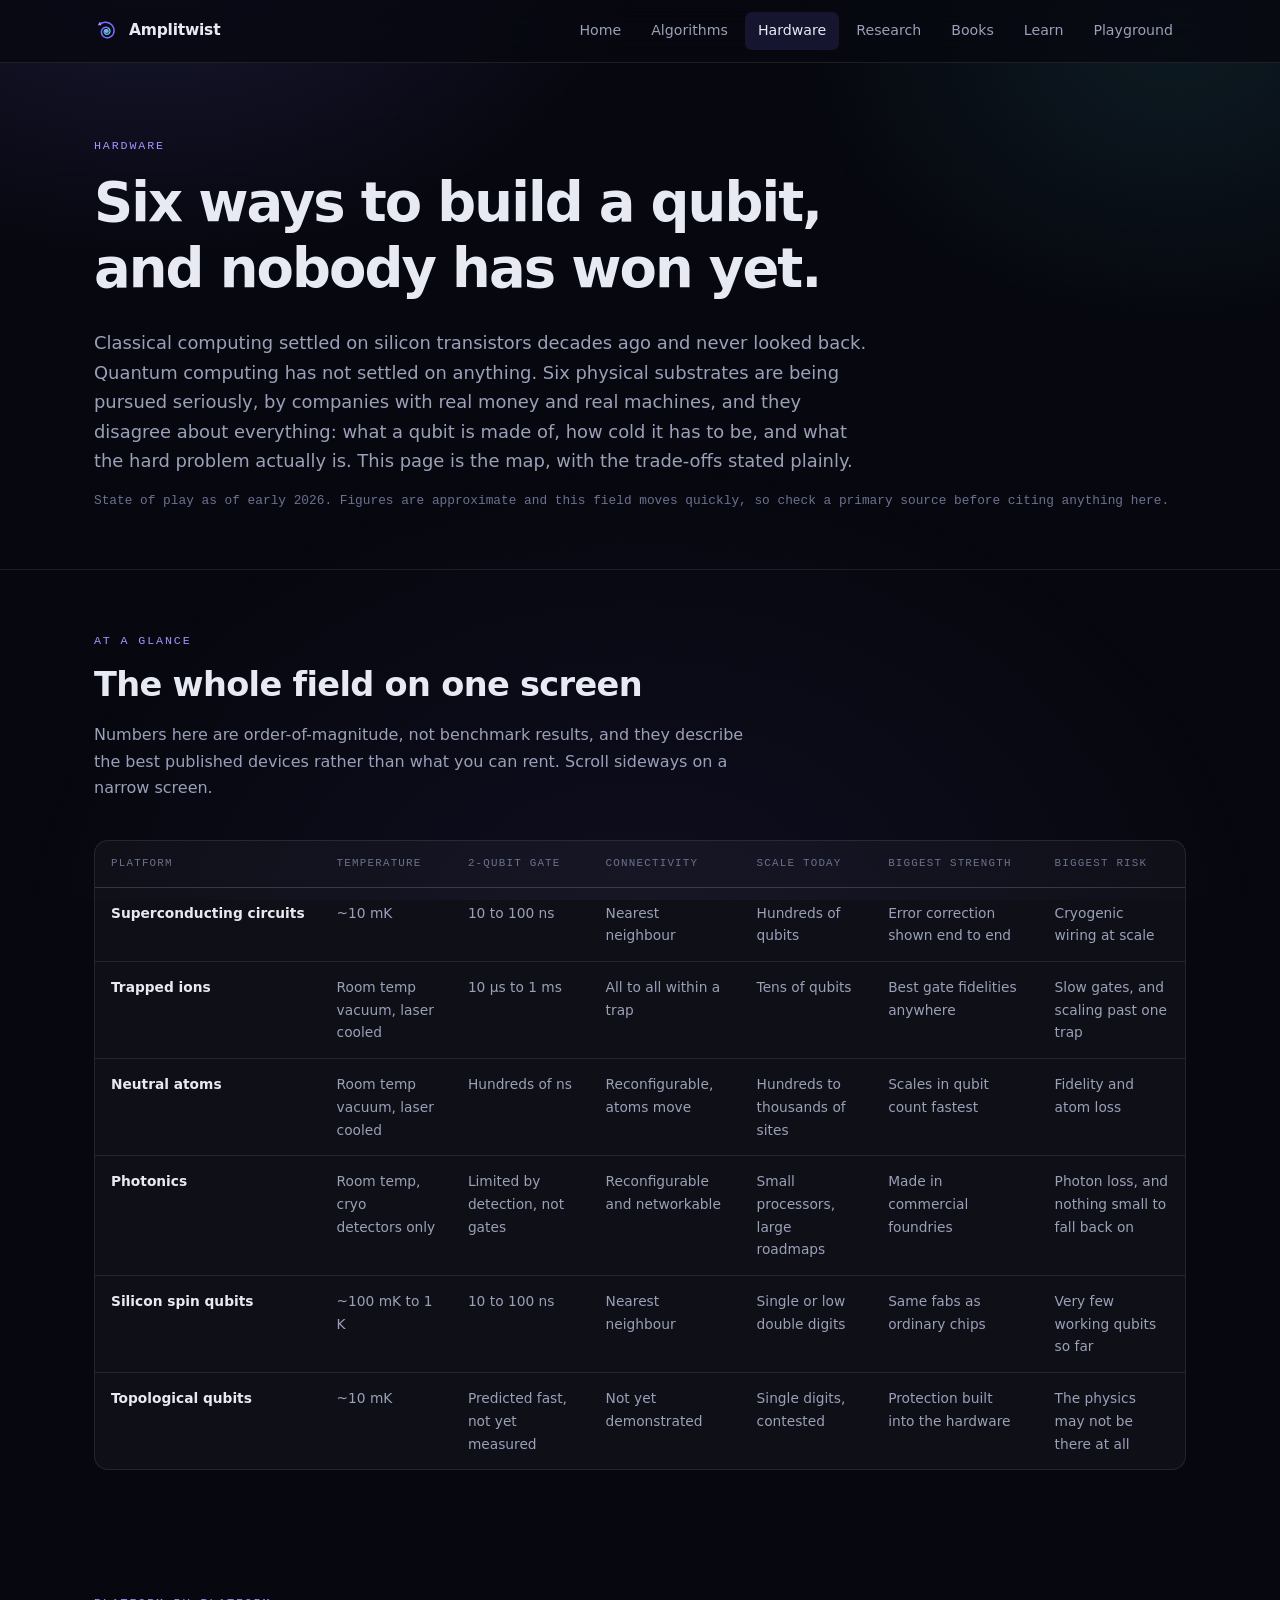
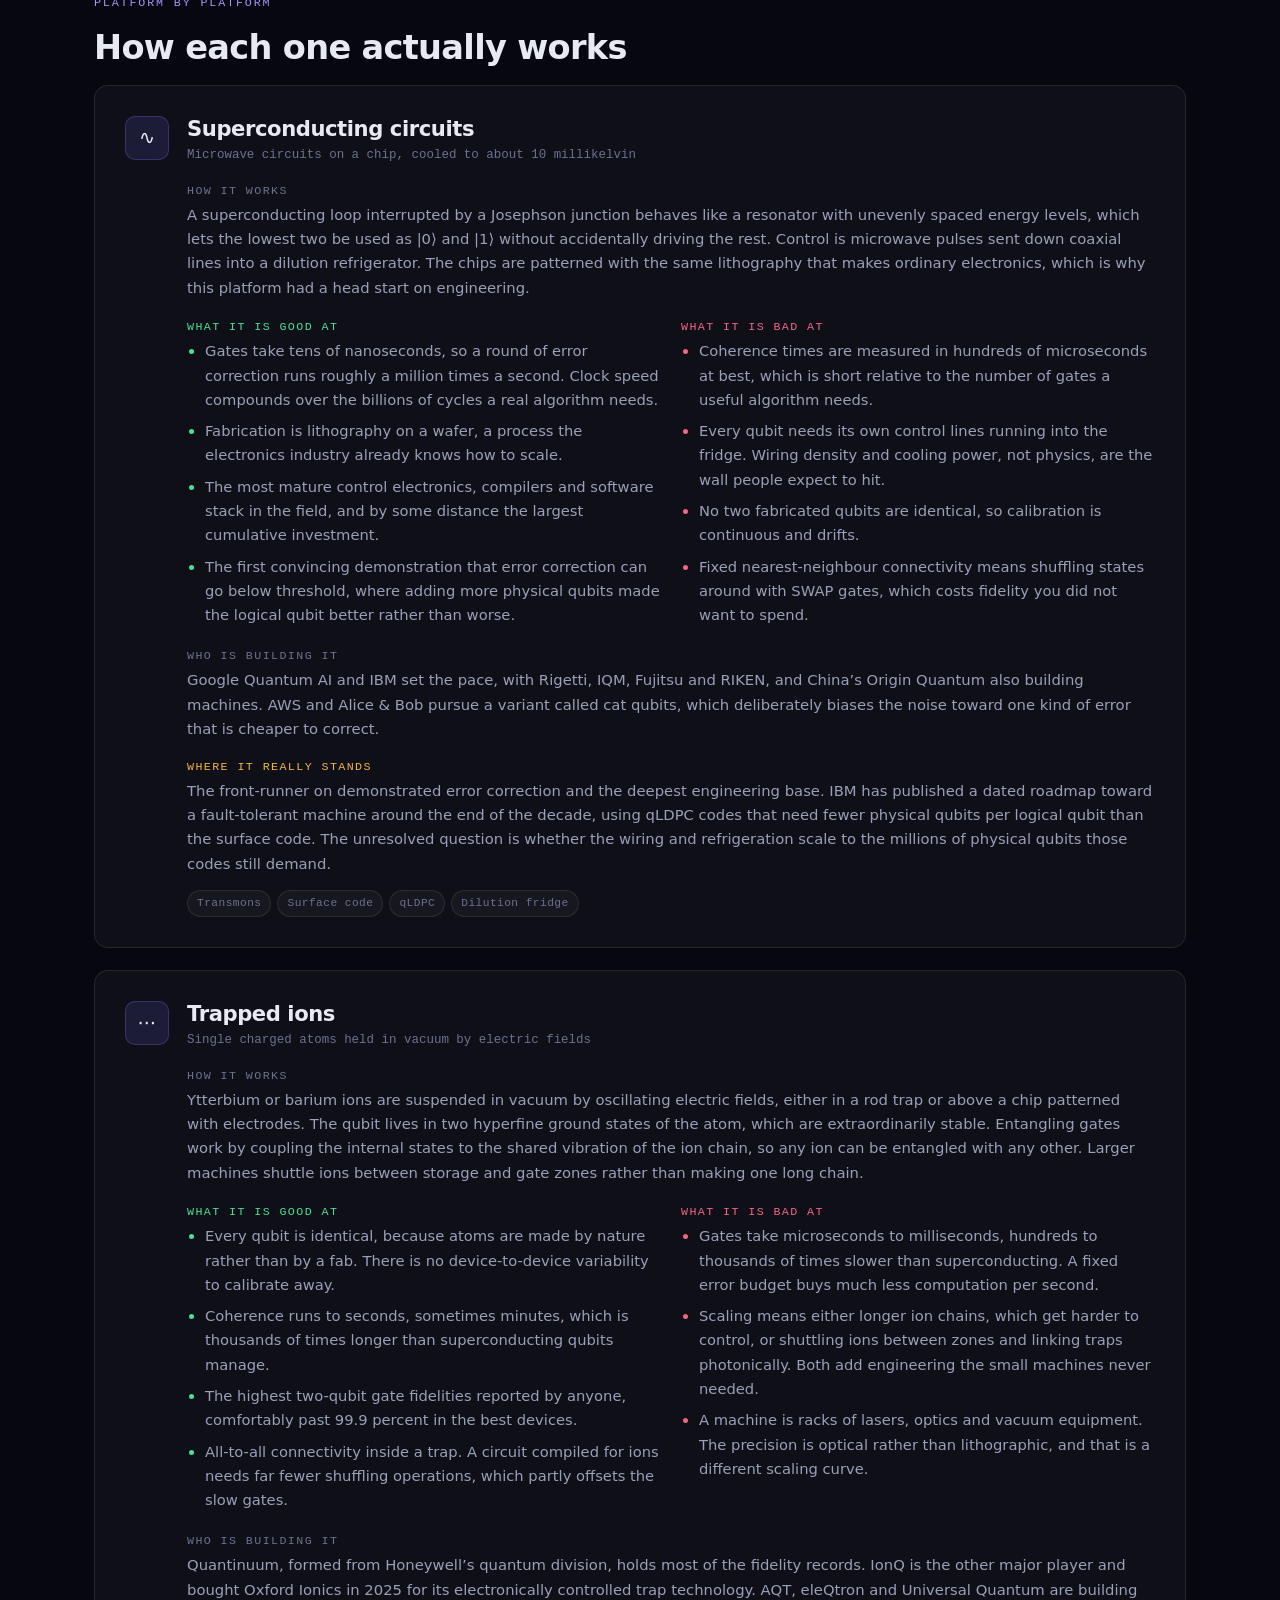
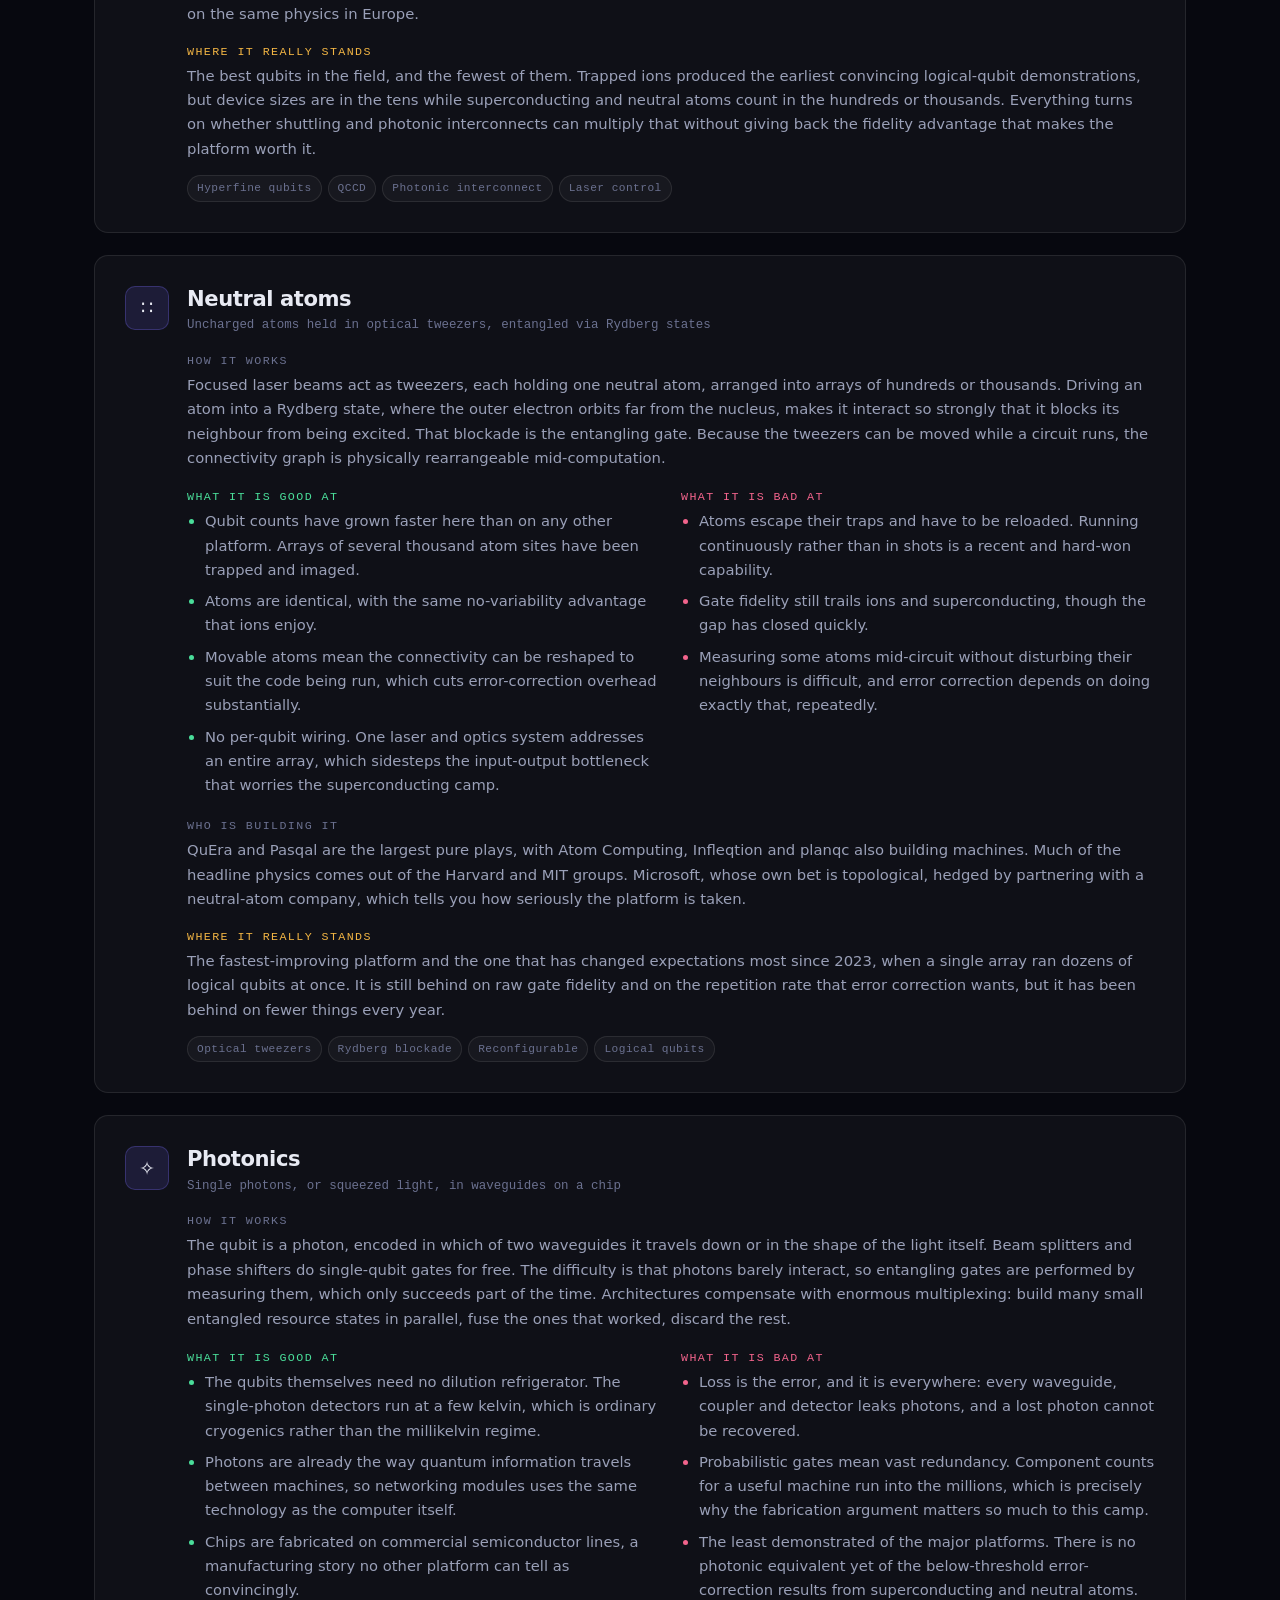
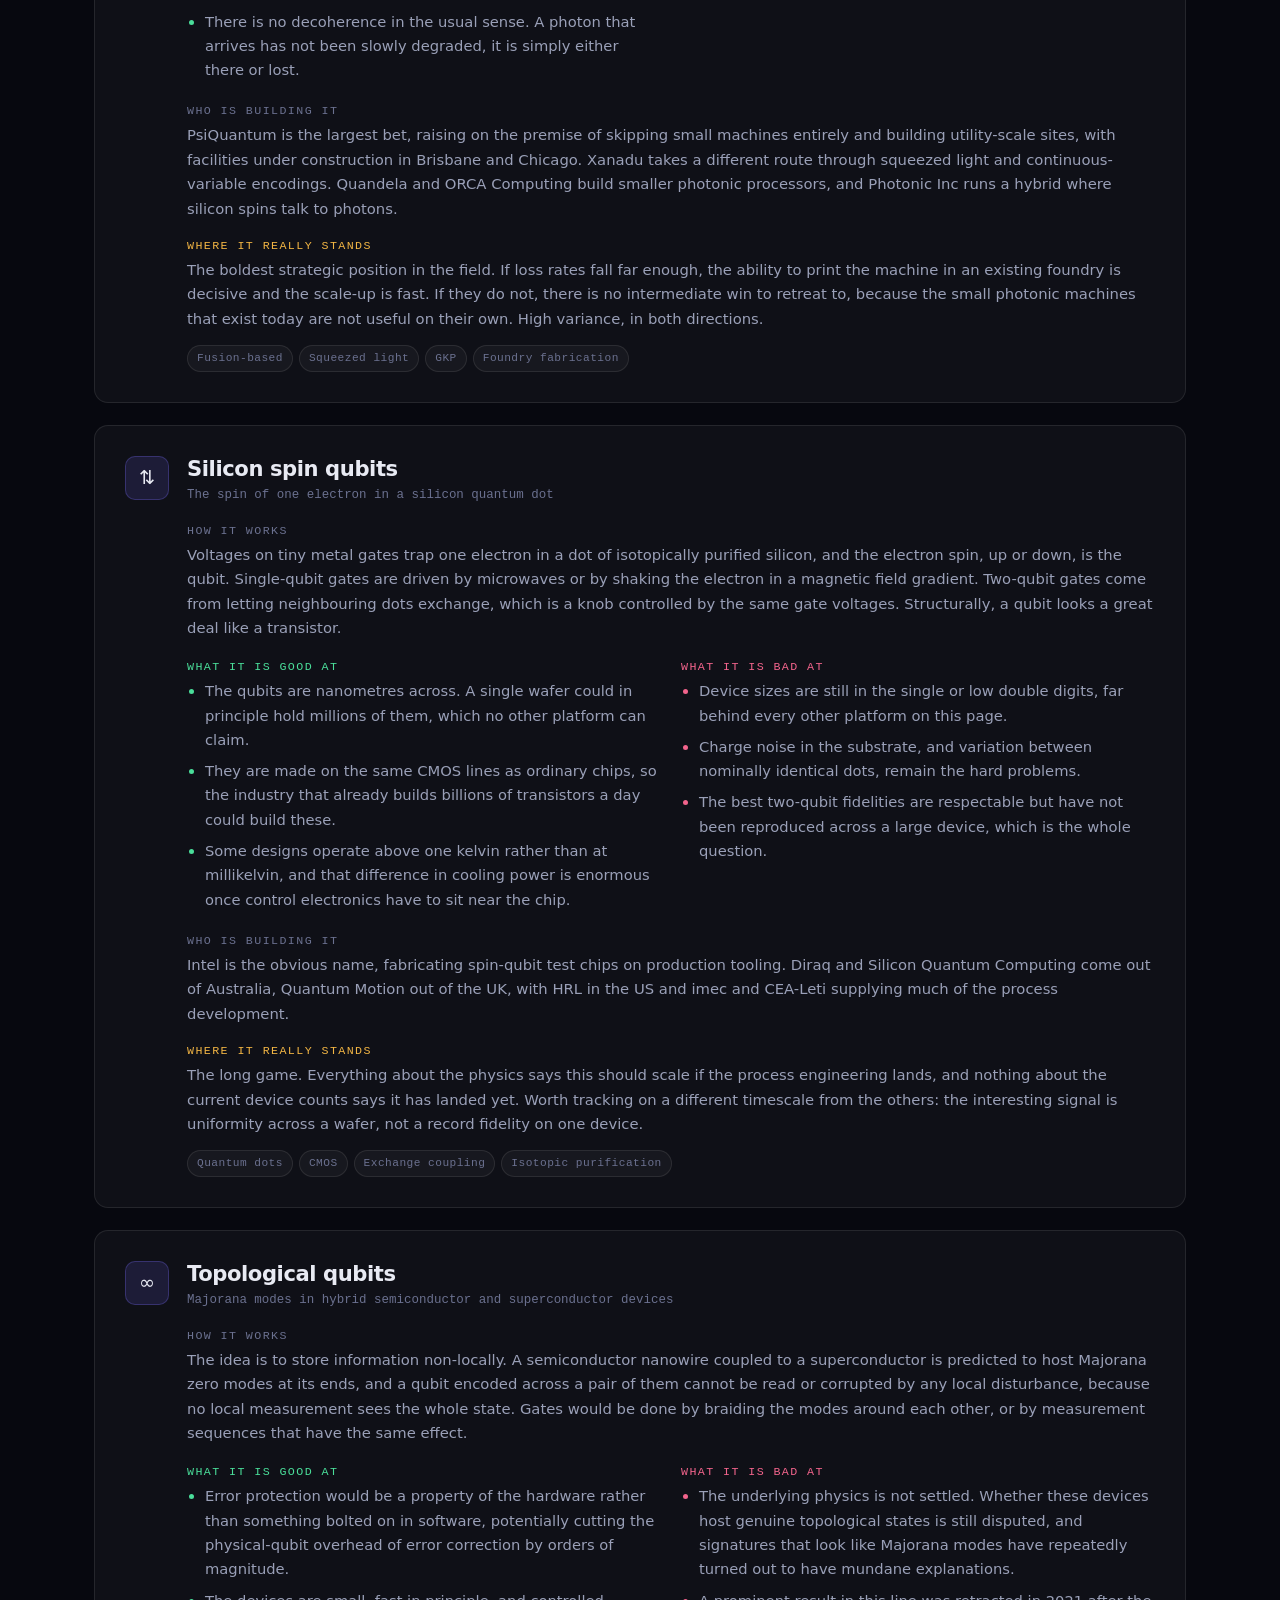
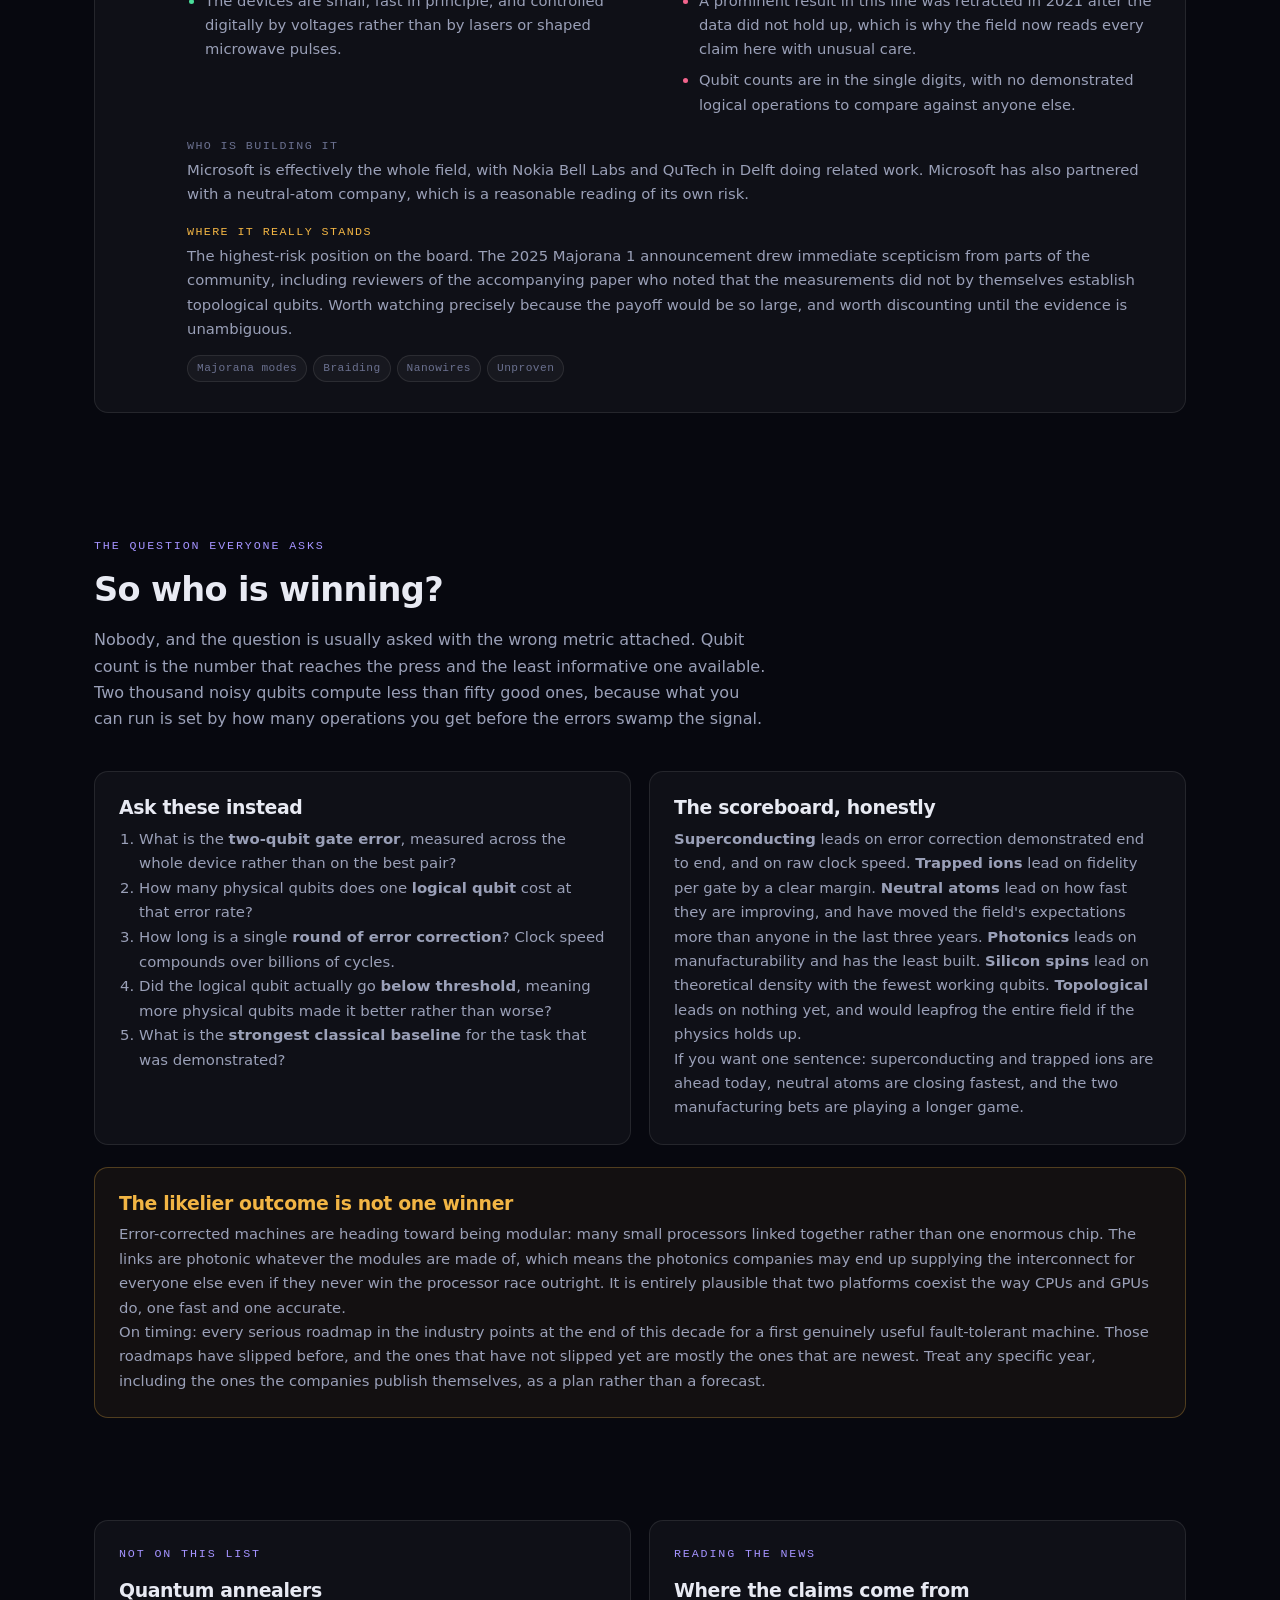
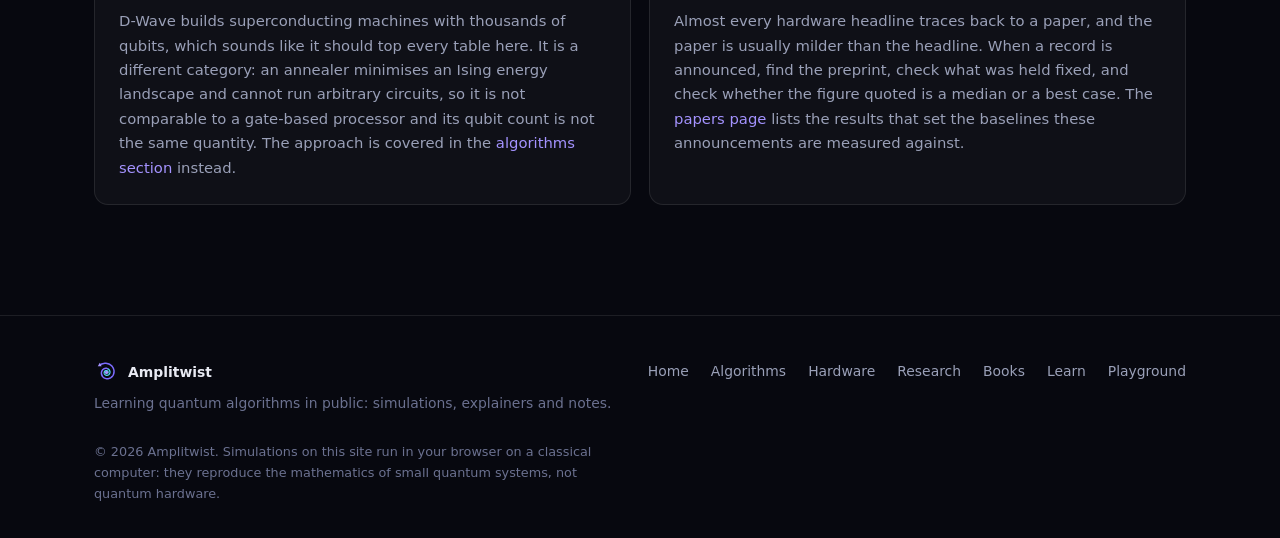
<file: hardware.html>
<!doctype html>
<html lang="en">
<head>
<meta charset="utf-8">
<meta name="viewport" content="width=device-width, initial-scale=1">
<title>Hardware</title>
<meta name="description" content="The six ways people are trying to build a quantum computer: superconducting circuits, trapped ions, neutral atoms, photonics, silicon spins and topological qubits. Approaches, trade-offs, the companies, and who is actually ahead.">
<link rel="canonical" href="https://amplitwist.com/hardware.html">

<!-- Social preview. These must live in the HTML source: crawlers do not
     run JavaScript, so site.js cannot supply them. -->
<meta property="og:type" content="website">
<meta property="og:site_name" content="Amplitwist">
<meta property="og:title" content="Hardware · Amplitwist">
<meta property="og:description" content="Superconducting, trapped ions, neutral atoms, photonics, silicon spins and topological qubits: how each one works, what it is good and bad at, who is building it, and who is actually ahead.">
<meta property="og:url" content="https://amplitwist.com/hardware.html">
<meta property="og:image" content="https://amplitwist.com/assets/img/og.png">
<meta property="og:image:width" content="1200">
<meta property="og:image:height" content="630">
<meta name="twitter:card" content="summary_large_image">
<meta name="twitter:title" content="Hardware · Amplitwist">
<meta name="twitter:description" content="Superconducting, trapped ions, neutral atoms, photonics, silicon spins and topological qubits: how each one works, what it is good and bad at, who is building it, and who is actually ahead.">
<meta name="twitter:image" content="https://amplitwist.com/assets/img/og.png">
<meta name="theme-color" content="#07080f">

<link rel="stylesheet" href="assets/css/site.css">
<link rel="stylesheet" href="assets/css/quantum.css">
</head>
<body>

<div data-nav></div>

<main>
  <section class="hero" style="padding:74px 0 44px">
    <div class="wrap">
      <span class="eyebrow">Hardware</span>
      <h1>Six ways to build a qubit,<br>and nobody has won yet.</h1>
      <p class="lede">
        Classical computing settled on silicon transistors decades ago and never looked back.
        Quantum computing has not settled on anything. Six physical substrates are being pursued
        seriously, by companies with real money and real machines, and they disagree about
        everything: what a qubit is made of, how cold it has to be, and what the hard problem
        actually is. This page is the map, with the trade-offs stated plainly.
      </p>
      <p class="mono dim" style="font-size:0.8rem;margin-top:-6px" id="reviewNote"></p>
    </div>
  </section>

  <hr class="rule">

  <!-- ============ COMPARISON TABLE ============ -->
  <section>
    <div class="wrap">
      <span class="eyebrow">At a glance</span>
      <h2>The whole field on one screen</h2>
      <p class="section-sub">
        Numbers here are order-of-magnitude, not benchmark results, and they describe the best
        published devices rather than what you can rent. Scroll sideways on a narrow screen.
      </p>
      <div class="table-scroll">
        <table class="cmp" id="cmpTable"></table>
      </div>
    </div>
  </section>

  <!-- ============ PLATFORM CARDS ============ -->
  <section>
    <div class="wrap">
      <span class="eyebrow">Platform by platform</span>
      <h2>How each one actually works</h2>
      <div class="grid" style="gap:22px" id="platformList"></div>
    </div>
  </section>

  <!-- ============ WHO IS WINNING ============ -->
  <section>
    <div class="wrap">
      <span class="eyebrow">The question everyone asks</span>
      <h2>So who is winning?</h2>
      <p class="section-sub">
        Nobody, and the question is usually asked with the wrong metric attached. Qubit count is
        the number that reaches the press and the least informative one available. Two thousand
        noisy qubits compute less than fifty good ones, because what you can run is set by how
        many operations you get before the errors swamp the signal.
      </p>

      <div class="grid grid-2" style="margin-bottom:22px">
        <div class="card">
          <h3>Ask these instead</h3>
          <ol style="margin:0;padding-left:20px;color:var(--text-muted);font-size:0.93rem">
            <li>What is the <strong>two-qubit gate error</strong>, measured across the whole
                device rather than on the best pair?</li>
            <li>How many physical qubits does one <strong>logical qubit</strong> cost at that
                error rate?</li>
            <li>How long is a single <strong>round of error correction</strong>? Clock speed
                compounds over billions of cycles.</li>
            <li>Did the logical qubit actually go <strong>below threshold</strong>, meaning more
                physical qubits made it better rather than worse?</li>
            <li>What is the <strong>strongest classical baseline</strong> for the task that was
                demonstrated?</li>
          </ol>
        </div>

        <div class="card">
          <h3>The scoreboard, honestly</h3>
          <p>
            <strong>Superconducting</strong> leads on error correction demonstrated end to end,
            and on raw clock speed. <strong>Trapped ions</strong> lead on fidelity per gate by a
            clear margin. <strong>Neutral atoms</strong> lead on how fast they are improving, and
            have moved the field's expectations more than anyone in the last three years.
            <strong>Photonics</strong> leads on manufacturability and has the least built.
            <strong>Silicon spins</strong> lead on theoretical density with the fewest working
            qubits. <strong>Topological</strong> leads on nothing yet, and would leapfrog the
            entire field if the physics holds up.
          </p>
          <p style="margin-bottom:0">
            If you want one sentence: superconducting and trapped ions are ahead today, neutral
            atoms are closing fastest, and the two manufacturing bets are playing a longer game.
          </p>
        </div>
      </div>

      <div class="card" style="border-color:rgba(242,181,68,0.28);background:rgba(242,181,68,0.05)">
        <h3 style="color:var(--amber)">The likelier outcome is not one winner</h3>
        <p>
          Error-corrected machines are heading toward being modular: many small processors linked
          together rather than one enormous chip. The links are photonic whatever the modules are
          made of, which means the photonics companies may end up supplying the interconnect for
          everyone else even if they never win the processor race outright. It is entirely
          plausible that two platforms coexist the way CPUs and GPUs do, one fast and one accurate.
        </p>
        <p style="margin-bottom:0">
          On timing: every serious roadmap in the industry points at the end of this decade for a
          first genuinely useful fault-tolerant machine. Those roadmaps have slipped before, and
          the ones that have not slipped yet are mostly the ones that are newest. Treat any
          specific year, including the ones the companies publish themselves, as a plan rather
          than a forecast.
        </p>
      </div>
    </div>
  </section>

  <!-- ============ FOOTNOTES ============ -->
  <section class="section-tight">
    <div class="wrap">
      <div class="grid grid-2">
        <div class="card">
          <span class="eyebrow">Not on this list</span>
          <h3>Quantum annealers</h3>
          <p style="margin-bottom:0">
            D-Wave builds superconducting machines with thousands of qubits, which sounds like it
            should top every table here. It is a different category: an annealer minimises an
            Ising energy landscape and cannot run arbitrary circuits, so it is not comparable to a
            gate-based processor and its qubit count is not the same quantity. The approach is
            covered in the <a href="algorithms.html#annealing">algorithms section</a> instead.
          </p>
        </div>
        <div class="card">
          <span class="eyebrow">Reading the news</span>
          <h3>Where the claims come from</h3>
          <p style="margin-bottom:0">
            Almost every hardware headline traces back to a paper, and the paper is usually
            milder than the headline. When a record is announced, find the preprint, check what
            was held fixed, and check whether the figure quoted is a median or a best case. The
            <a href="research.html">papers page</a> lists the results that set the baselines these
            announcements are measured against.
          </p>
        </div>
      </div>
    </div>
  </section>
</main>

<div data-footer></div>

<script src="assets/js/site.js"></script>
<script src="assets/js/hardware.js"></script>
</body>
</html>
</file>
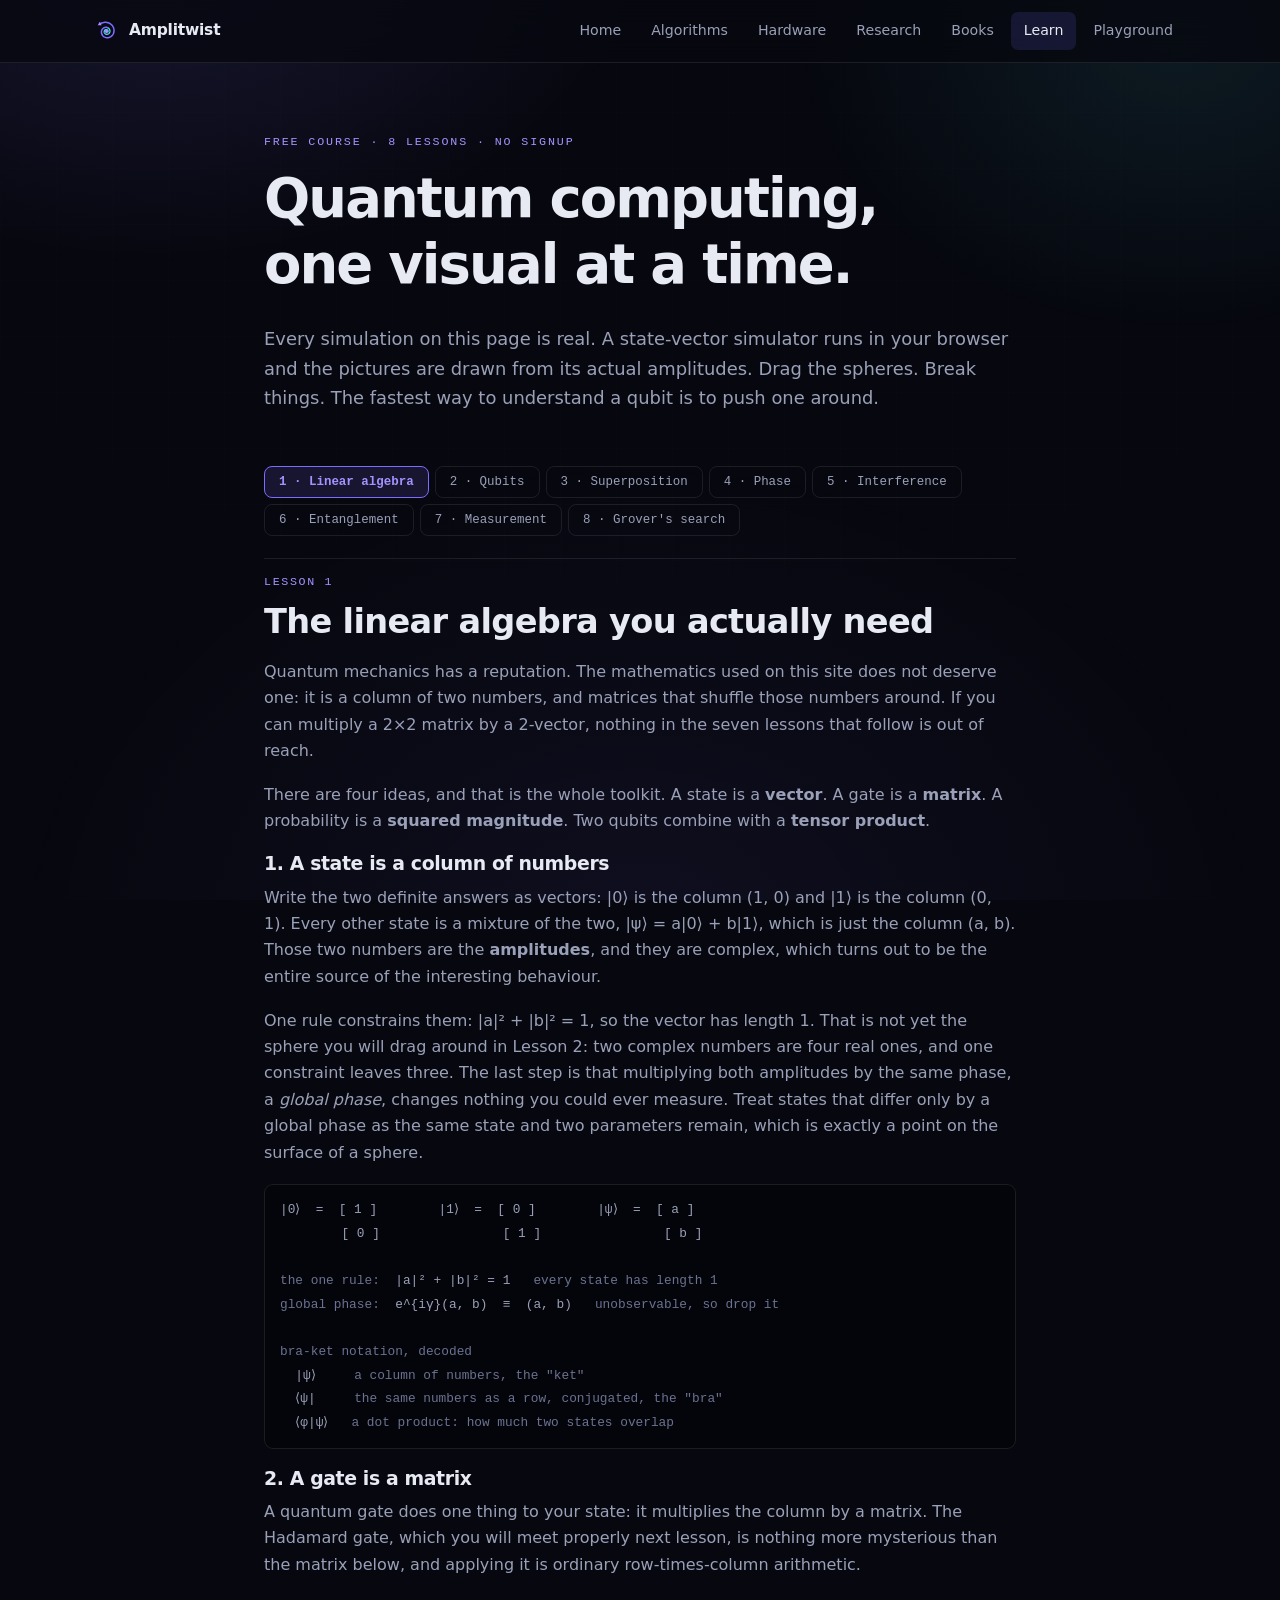
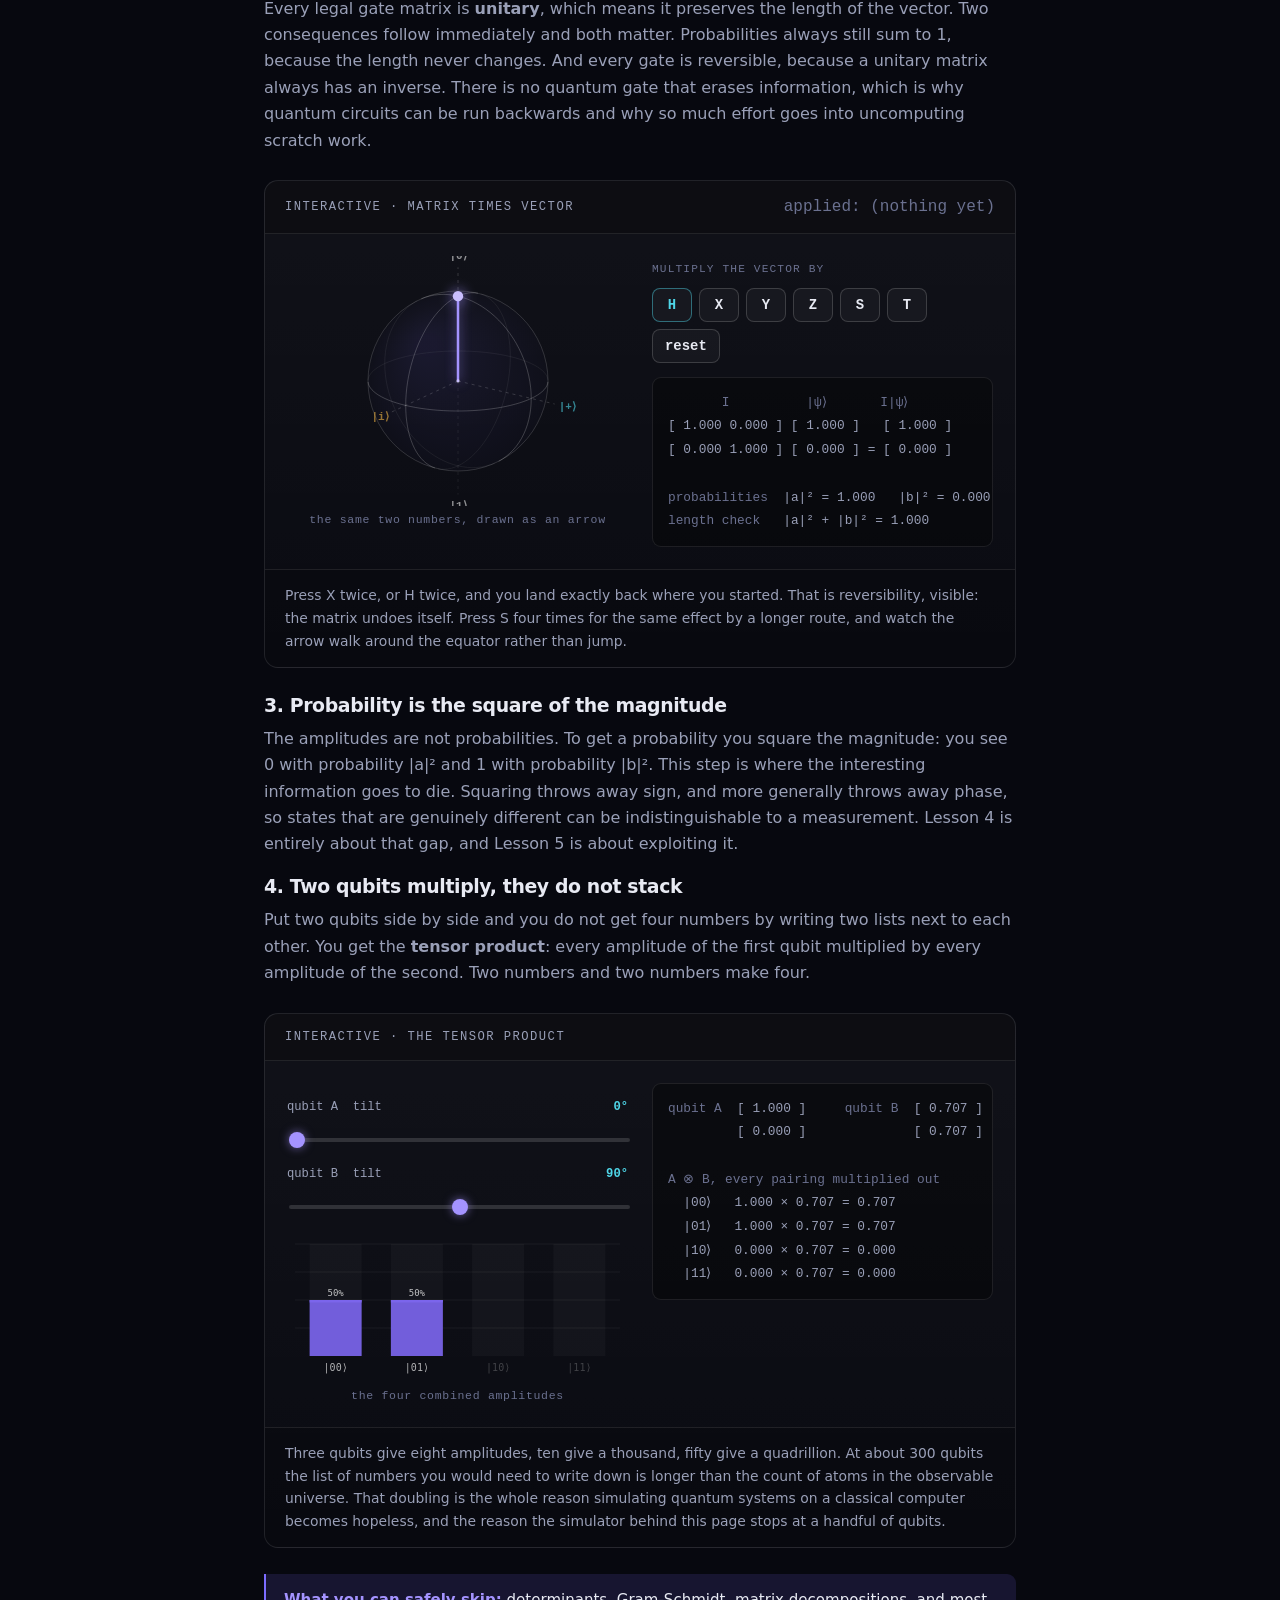
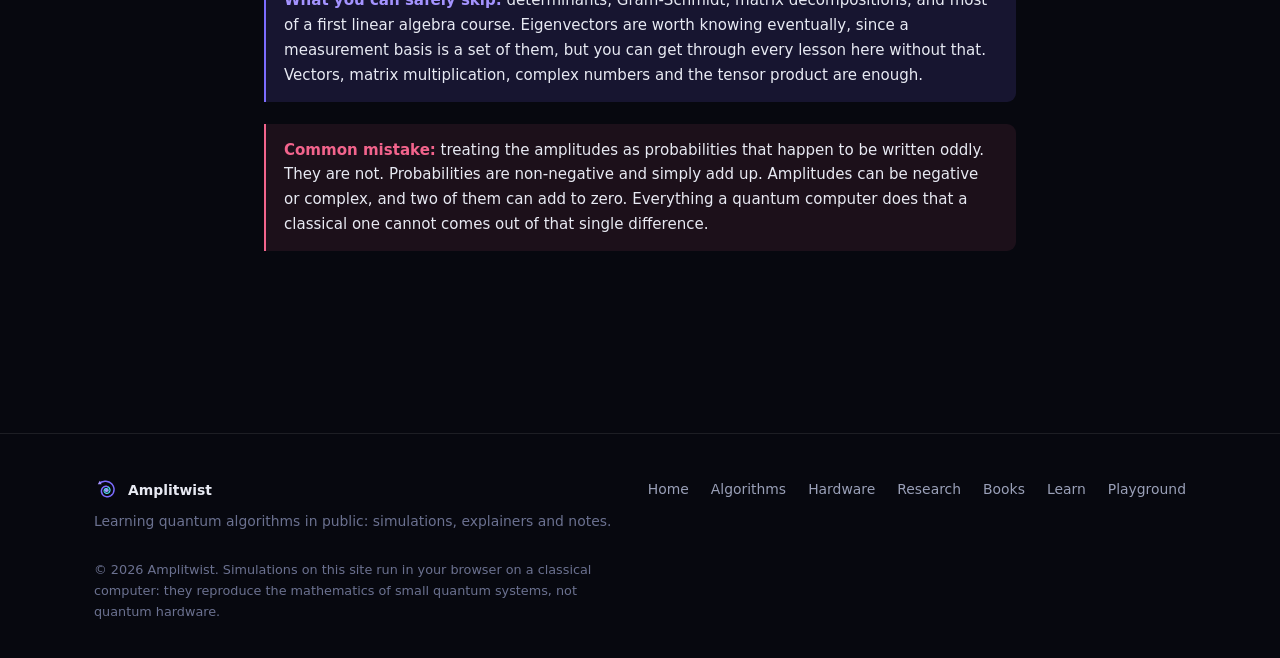
<file: learn.html>
<!doctype html>
<html lang="en">
<head>
<meta charset="utf-8">
<meta name="viewport" content="width=device-width, initial-scale=1">
<title>Learn</title>
<meta name="description" content="A visual introduction to quantum computing: the linear algebra you need, qubits, superposition, phase, interference, entanglement, measurement, and how a quantum algorithm works.">
<link rel="canonical" href="https://amplitwist.com/learn.html">

<!-- Social preview. These must live in the HTML source: crawlers do not
     run JavaScript, so site.js cannot supply them. -->
<meta property="og:type" content="website">
<meta property="og:site_name" content="Amplitwist">
<meta property="og:title" content="Learn · Amplitwist">
<meta property="og:description" content="A free visual introduction to quantum computing: linear algebra, qubits, superposition, phase, interference, entanglement, measurement and Grover’s search, every concept backed by a live simulation.">
<meta property="og:url" content="https://amplitwist.com/learn.html">
<meta property="og:image" content="https://amplitwist.com/assets/img/og.png">
<meta property="og:image:width" content="1200">
<meta property="og:image:height" content="630">
<meta name="twitter:card" content="summary_large_image">
<meta name="twitter:title" content="Learn · Amplitwist">
<meta name="twitter:description" content="A free visual introduction to quantum computing: linear algebra, qubits, superposition, phase, interference, entanglement, measurement and Grover’s search, every concept backed by a live simulation.">
<meta name="twitter:image" content="https://amplitwist.com/assets/img/og.png">
<meta name="theme-color" content="#07080f">

<link rel="stylesheet" href="assets/css/site.css">
<link rel="stylesheet" href="assets/css/quantum.css">
</head>
<body>

<div data-nav></div>

<main>
  <section class="hero" style="padding:70px 0 34px">
    <div class="wrap-narrow" style="padding:0 24px">
      <span class="eyebrow">Free course · 8 lessons · no signup</span>
      <h1>Quantum computing,<br>one visual at a time.</h1>
      <p class="lede">
        Every simulation on this page is real. A state-vector simulator runs in your browser and
        the pictures are drawn from its actual amplitudes. Drag the spheres. Break things. The
        fastest way to understand a qubit is to push one around.
      </p>
    </div>
  </section>

  <div class="wrap-narrow" style="padding:0 24px 90px">
    <div class="lesson-nav" id="lessonNav"></div>

    <!-- ============ LESSON 1 ============ -->
    <article class="lesson active" data-lesson="0">
      <span class="lesson-num">Lesson 1</span>
      <h2>The linear algebra you actually need</h2>
      <p>
        Quantum mechanics has a reputation. The mathematics used on this site does not deserve one:
        it is a column of two numbers, and matrices that shuffle those numbers around. If you can
        multiply a 2×2 matrix by a 2-vector, nothing in the seven lessons that follow is out
        of reach.
      </p>
      <p>
        There are four ideas, and that is the whole toolkit. A state is a <strong>vector</strong>.
        A gate is a <strong>matrix</strong>. A probability is a <strong>squared magnitude</strong>.
        Two qubits combine with a <strong>tensor product</strong>.
      </p>

      <h3>1. A state is a column of numbers</h3>
      <p>
        Write the two definite answers as vectors: |0⟩ is the column (1, 0) and |1⟩ is
        the column (0, 1). Every other state is a mixture of the two,
        |ψ⟩ = a|0⟩ + b|1⟩, which is just the column (a, b). Those two numbers
        are the <strong>amplitudes</strong>, and they are complex, which turns out to be the entire
        source of the interesting behaviour.
      </p>
      <p>
        One rule constrains them: |a|² + |b|² = 1, so the vector has length 1. That is not yet
        the sphere you will drag around in Lesson 2: two complex numbers are four real ones, and
        one constraint leaves three. The last step is that multiplying both amplitudes by the
        same phase, a <em>global phase</em>, changes nothing you could ever measure. Treat states
        that differ only by a global phase as the same state and two parameters remain, which is
        exactly a point on the surface of a sphere.
      </p>

      <div class="readout" style="margin:18px 0">|0⟩  =  [ 1 ]        |1⟩  =  [ 0 ]        |ψ⟩  =  [ a ]
        [ 0 ]                [ 1 ]                [ b ]

<span class="z">the one rule:</span>  |a|² + |b|² = 1   <span class="z">every state has length 1</span>
<span class="z">global phase:</span>  e^{iγ}(a, b)  ≡  (a, b)   <span class="z">unobservable, so drop it</span>

<span class="z">bra-ket notation, decoded</span>
  |ψ⟩     <span class="z">a column of numbers, the "ket"</span>
  ⟨ψ|     <span class="z">the same numbers as a row, conjugated, the "bra"</span>
  ⟨φ|ψ⟩   <span class="z">a dot product: how much two states overlap</span></div>

      <h3>2. A gate is a matrix</h3>
      <p>
        A quantum gate does one thing to your state: it multiplies the column by a matrix. The
        Hadamard gate, which you will meet properly next lesson, is nothing more mysterious than
        the matrix below, and applying it is ordinary row-times-column arithmetic.
      </p>
      <p>
        Every legal gate matrix is <strong>unitary</strong>, which means it preserves the length of
        the vector. Two consequences follow immediately and both matter. Probabilities always still
        sum to 1, because the length never changes. And every gate is reversible, because a unitary
        matrix always has an inverse. There is no quantum gate that erases information, which is
        why quantum circuits can be run backwards and why so much effort goes into uncomputing
        scratch work.
      </p>

      <div class="lab">
        <div class="lab-head">
          <span class="lab-title">Interactive · matrix times vector</span>
          <span style="margin-left:auto" class="mono dim" id="laSeq">applied: (nothing yet)</span>
        </div>
        <div class="lab-body">
          <div class="lab-split">
            <div>
              <canvas id="laBloch" class="bloch-canvas" style="--bloch-size:250px"></canvas>
              <div class="viz-caption">the same two numbers, drawn as an arrow</div>
            </div>
            <div>
              <div class="gate-row">
                <span class="gate-label">Multiply the vector by</span>
                <button class="gate g-h" data-la="H">H</button>
                <button class="gate" data-la="X">X</button>
                <button class="gate" data-la="Y">Y</button>
                <button class="gate" data-la="Z">Z</button>
                <button class="gate" data-la="S">S</button>
                <button class="gate" data-la="T">T</button>
                <button class="gate" data-la="reset">reset</button>
              </div>
              <div class="readout" id="laOut"></div>
            </div>
          </div>
        </div>
        <div class="lab-foot">
          Press X twice, or H twice, and you land exactly back where you started. That is
          reversibility, visible: the matrix undoes itself. Press S four times for the same effect
          by a longer route, and watch the arrow walk around the equator rather than jump.
        </div>
      </div>

      <h3>3. Probability is the square of the magnitude</h3>
      <p>
        The amplitudes are not probabilities. To get a probability you square the magnitude: you
        see 0 with probability |a|² and 1 with probability |b|². This step is where the
        interesting information goes to die. Squaring throws away sign, and more generally throws
        away phase, so states that are genuinely different can be indistinguishable to a
        measurement. Lesson 4 is entirely about that gap, and Lesson 5 is about exploiting it.
      </p>

      <h3>4. Two qubits multiply, they do not stack</h3>
      <p>
        Put two qubits side by side and you do not get four numbers by writing two lists next to
        each other. You get the <strong>tensor product</strong>: every amplitude of the first qubit
        multiplied by every amplitude of the second. Two numbers and two numbers make four.
      </p>

      <div class="lab">
        <div class="lab-head"><span class="lab-title">Interactive · the tensor product</span></div>
        <div class="lab-body">
          <div class="lab-split">
            <div>
              <div class="slider-row">
                <label>qubit A &nbsp;tilt <b id="laAv">0°</b></label>
                <input type="range" id="laA" min="0" max="180" value="0">
              </div>
              <div class="slider-row">
                <label>qubit B &nbsp;tilt <b id="laBv">90°</b></label>
                <input type="range" id="laB" min="0" max="180" value="90">
              </div>
              <canvas id="laBars" class="bars-canvas" style="height:150px"></canvas>
              <div class="viz-caption">the four combined amplitudes</div>
            </div>
            <div>
              <div class="readout" id="laTensor"></div>
            </div>
          </div>
        </div>
        <div class="lab-foot">
          Three qubits give eight amplitudes, ten give a thousand, fifty give a quadrillion. At
          about 300 qubits the list of numbers you would need to write down is longer than the
          count of atoms in the observable universe. That doubling is the whole reason simulating
          quantum systems on a classical computer becomes hopeless, and the reason the simulator
          behind this page stops at a handful of qubits.
        </div>
      </div>

      <div class="keypoint">
        <p><strong>What you can safely skip:</strong> determinants, Gram-Schmidt, matrix
        decompositions, and most of a first linear algebra course. Eigenvectors are worth knowing
        eventually, since a measurement basis is a set of them, but you can get through every
        lesson here without that. Vectors, matrix multiplication, complex numbers and the tensor
        product are enough.</p>
      </div>

      <div class="misconception">
        <p><strong>Common mistake:</strong> treating the amplitudes as probabilities that happen to
        be written oddly. They are not. Probabilities are non-negative and simply add up.
        Amplitudes can be negative or complex, and two of them can add to zero. Everything a
        quantum computer does that a classical one cannot comes out of that single difference.</p>
      </div>
    </article>

    <!-- ============ LESSON 2 ============ -->
    <article class="lesson" data-lesson="1">
      <span class="lesson-num">Lesson 2</span>
      <h2>The qubit is an arrow, not a coin</h2>
      <p>
        A classical bit is 0 or 1. A qubit's state is a point on the surface of a sphere, the
        <strong>Bloch sphere</strong>. The north pole is |0⟩, the south pole is |1⟩, and every
        other point is a valid state that is neither.
      </p>
      <p>
        Two angles fix that point. <code>θ</code> tilts the arrow away from the north pole and
        controls how much |0⟩ versus |1⟩ you have. <code>φ</code> spins it around the vertical
        axis, and that is the <em>phase</em>, which Lesson 4 is entirely about.
      </p>
      <p>
        In terms of the column (a, b) from Lesson 1, the state is
        a = cos(θ/2), b = e<sup>iφ</sup> sin(θ/2). Note the <strong>half angle</strong>: the
        south pole is θ = 180°, but that is only 90° of rotation in the amplitudes, which is what
        takes cos to 0. Opposite points on the sphere are orthogonal states, not negatives of
        each other.
      </p>

      <div class="lab">
        <div class="lab-head"><span class="lab-title">Interactive · drag the sphere to rotate</span></div>
        <div class="lab-body">
          <div class="lab-split">
            <div>
              <canvas id="l1bloch" class="bloch-canvas"></canvas>
              <div class="viz-caption">drag to look around</div>
            </div>
            <div>
              <div class="slider-row">
                <label>θ &nbsp;polar angle <b id="l1tv">0°</b></label>
                <input type="range" id="l1theta" min="0" max="180" value="0">
              </div>
              <div class="slider-row">
                <label>φ &nbsp;phase angle <b id="l1pv">0°</b></label>
                <input type="range" id="l1phi" min="0" max="360" value="0">
              </div>
              <div class="readout" id="l1out"></div>
              <div class="gate-row" style="margin-top:14px">
                <button class="gate" data-l1preset="0,0">|0⟩</button>
                <button class="gate" data-l1preset="180,0">|1⟩</button>
                <button class="gate" data-l1preset="90,0">|+⟩</button>
                <button class="gate" data-l1preset="90,180">|−⟩</button>
                <button class="gate" data-l1preset="90,90">|i⟩</button>
              </div>
            </div>
          </div>
        </div>
        <div class="lab-foot">
          Notice that the arrow always has length 1. It can point anywhere on the surface, but it
          can never be shorter, at least for a single isolated qubit. Lesson 6 shows the one thing that
          shrinks it.
        </div>
      </div>

      <div class="misconception">
        <p><strong>Common mistake:</strong> "A qubit is 0 and 1 at the same time." Closer:
        a qubit has an <em>amplitude</em> for 0 and an amplitude for 1, and those amplitudes are
        complex numbers that can cancel each other out. Nothing about a coin does that.</p>
      </div>
    </article>

    <!-- ============ LESSON 3 ============ -->
    <article class="lesson" data-lesson="2">
      <span class="lesson-num">Lesson 3</span>
      <h2>Superposition, and the Hadamard gate</h2>
      <p>
        The <strong>Hadamard gate</strong> (H) is the workhorse of quantum computing. Applied to
        |0⟩ it produces |+⟩, an equal superposition where measuring gives 0 half the time and 1
        half the time.
      </p>
      <p>
        But look at what happens when you apply H <em>twice</em>. If H just randomised the qubit,
        two H's would leave you randomised. Instead you get |0⟩ back, every single time.
        Randomness does not undo itself; superposition does.
      </p>

      <div class="lab">
        <div class="lab-head">
          <span class="lab-title">Interactive · one qubit</span>
          <span style="margin-left:auto" class="mono dim" id="l2seq">circuit: (empty)</span>
        </div>
        <div class="lab-body">
          <div class="lab-split">
            <div>
              <canvas id="l2bloch" class="bloch-canvas" style="--bloch-size:250px"></canvas>
              <canvas id="l2bars" class="bars-canvas" style="height:150px"></canvas>
              <div class="viz-caption">measurement probabilities</div>
            </div>
            <div>
              <div class="gate-row">
                <span class="gate-label">Apply a gate</span>
                <button class="gate g-h" data-l2="H">H</button>
                <button class="gate" data-l2="X">X</button>
                <button class="gate" data-l2="Z">Z</button>
                <button class="gate" data-l2="S">S</button>
                <button class="gate" data-l2="reset">reset</button>
              </div>
              <div class="readout" id="l2out"></div>
              <div class="gate-row" style="margin-top:14px">
                <span class="gate-label">Measure repeatedly</span>
                <button class="gate g-measure" data-l2shots="1">×1</button>
                <button class="gate g-measure" data-l2shots="100">×100</button>
                <button class="gate g-measure" data-l2shots="1000">×1000</button>
                <button class="gate" data-l2shots="clear">clear</button>
              </div>
              <div class="shots" id="l2shots"></div>
            </div>
          </div>
        </div>
        <div class="lab-foot">
          Try: <code>H</code> then <code>H</code>. Then try <code>H</code>, measure ×1000, and
          watch it land near 50/50. Then <code>H</code> <code>Z</code> <code>H</code>, and see
          Lesson 5.
        </div>
      </div>

      <div class="keypoint">
        <p><strong>The key point:</strong> superposition is not "the computer secretly picked one".
        The two branches are both present and can interfere with each other later. That is the
        entire resource quantum computing runs on.</p>
      </div>
    </article>

    <!-- ============ LESSON 4 ============ -->
    <article class="lesson" data-lesson="3">
      <span class="lesson-num">Lesson 4</span>
      <h2>Phase: the half you cannot measure</h2>
      <p>
        Amplitudes are complex numbers. Each has a magnitude (which sets the probability) and an
        <strong>angle</strong>, which is the phase. Measurement throws the phase away completely, which is
        why it feels like it should not matter.
      </p>
      <p>
        Drag the phase slider below. The probability bars do not move. At all. The Bloch arrow
        meanwhile is spinning around the equator, so the state is genuinely changing. You just
        cannot see it in a measurement.
      </p>

      <div class="lab">
        <div class="lab-head"><span class="lab-title">Interactive · phase has no effect on probability</span></div>
        <div class="lab-body">
          <div class="lab-split">
            <div>
              <canvas id="l3bloch" class="bloch-canvas" style="--bloch-size:250px"></canvas>
              <div class="viz-caption">the state is moving</div>
            </div>
            <div>
              <canvas id="l3bars" class="bars-canvas" style="height:150px"></canvas>
              <div class="viz-caption">the probabilities are not</div>
              <div class="slider-row" style="margin-top:16px">
                <label>relative phase φ <b id="l3pv">0°</b></label>
                <input type="range" id="l3phi" min="0" max="360" value="0">
              </div>
              <div class="readout" id="l3out"></div>
            </div>
          </div>
        </div>
        <div class="lab-foot">
          Bar colour encodes phase, so you can see the amplitude changing even while its height
          stays fixed. This is the one thing a classical probability distribution cannot do.
        </div>
      </div>

      <div class="keypoint">
        <p><strong>Hold this thought:</strong> phase is invisible to measurement but <em>not</em>
        invisible to later gates. Lesson 5 converts phase into something you can actually see.</p>
      </div>
    </article>

    <!-- ============ LESSON 5 ============ -->
    <article class="lesson" data-lesson="4">
      <span class="lesson-num">Lesson 5</span>
      <h2>Interference is where the speedup comes from</h2>
      <p>
        Here is the circuit that makes phase real: <code>H → phase(φ) → H</code>. The first H
        splits into two paths. The phase gate shifts one path relative to the other. The second H
        brings them back together, and where the phases are opposed, the amplitudes
        <strong>cancel</strong>.
      </p>
      <p>
        Sweep φ below. At 0° you get |0⟩ with certainty. At 180° you get |1⟩ with certainty.
        Same circuit, same starting state, opposite outcome, all from a parameter that was invisible
        one lesson ago.
      </p>

      <div class="lab">
        <div class="lab-head"><span class="lab-title">Interactive · H → phase(φ) → H</span></div>
        <div class="lab-body">
          <div class="slider-row">
            <label>phase φ applied between the two H gates <b id="l4pv">0°</b></label>
            <input type="range" id="l4phi" min="0" max="360" value="0">
          </div>
          <div class="lab-split" style="margin-top:18px">
            <div>
              <canvas id="l4bars" class="bars-canvas" style="height:190px"></canvas>
              <div class="viz-caption">outcome probabilities</div>
            </div>
            <div>
              <div class="meter">
                <div class="meter-top"><span>P(measure 0)</span><b id="l4p0">100%</b></div>
                <div class="meter-track"><div class="meter-fill" id="l4f0"></div></div>
              </div>
              <div class="meter">
                <div class="meter-top"><span>P(measure 1)</span><b id="l4p1">0%</b></div>
                <div class="meter-track"><div class="meter-fill" id="l4f1"></div></div>
              </div>
              <div class="readout" id="l4out" style="margin-top:14px"></div>
            </div>
          </div>
        </div>
        <div class="lab-foot">
          Every quantum algorithm with a real speedup is doing a version of this: arranging for
          the wrong answers to cancel and the right answer to survive.
        </div>
      </div>

      <div class="misconception">
        <p><strong>Common mistake:</strong> "Quantum computers try every answer in parallel."
        They do explore many branches, but you only get one measurement, and a random branch is
        useless. The work is in the interference pattern that makes the useful branch likely.</p>
      </div>
    </article>

    <!-- ============ LESSON 6 ============ -->
    <article class="lesson" data-lesson="5">
      <span class="lesson-num">Lesson 6</span>
      <h2>Entanglement: the arrows disappear</h2>
      <p>
        Two qubits. Apply H to the first, then a <strong>CNOT</strong> (flip the second if the
        first is 1). The result is a Bell pair: 50% |00⟩, 50% |11⟩, and nothing else.
      </p>
      <p>
        Now watch the Bloch spheres as you build it. They <em>shrink to nothing</em>. That is not
        a rendering bug. It is the definition of entanglement. Neither qubit has a state of its
        own any more. All the information lives in the correlation between them.
      </p>

      <div class="lab">
        <div class="lab-head">
          <span class="lab-title">Interactive · two qubits</span>
          <span style="margin-left:auto" class="mono dim" id="l5seq">circuit: (empty)</span>
        </div>
        <div class="lab-body">
          <div class="lab-split">
            <div><canvas id="l5b0" class="bloch-canvas" style="--bloch-size:190px"></canvas>
                 <div class="viz-caption">qubit 0</div></div>
            <div><canvas id="l5b1" class="bloch-canvas" style="--bloch-size:190px"></canvas>
                 <div class="viz-caption">qubit 1</div></div>
          </div>

          <div class="meter" style="margin-top:20px">
            <div class="meter-top"><span>entanglement between the two qubits</span><b id="l5ev">none</b></div>
            <div class="meter-track"><div class="meter-fill ent" id="l5ef"></div></div>
          </div>

          <div class="gate-row" style="margin-top:18px">
            <span class="gate-label">Build the Bell pair</span>
            <button class="gate g-h" data-l5="H0">H on q0</button>
            <button class="gate g-cnot" data-l5="CNOT">CNOT 0→1</button>
            <button class="gate" data-l5="X0">X on q0</button>
            <button class="gate" data-l5="Z0">Z on q0</button>
            <button class="gate" data-l5="reset">reset</button>
          </div>

          <div class="lab-split" style="margin-top:8px">
            <div>
              <canvas id="l5bars" class="bars-canvas" style="height:160px"></canvas>
              <div class="viz-caption">joint probabilities</div>
            </div>
            <div>
              <div class="gate-row">
                <span class="gate-label">Measure both qubits</span>
                <button class="gate g-measure" data-l5shots="200">×200</button>
                <button class="gate" data-l5shots="clear">clear</button>
              </div>
              <div class="shots" id="l5shots"></div>
            </div>
          </div>
        </div>
        <div class="lab-foot">
          After building the Bell pair, run 200 shots. You will see |00⟩ and |11⟩ only, never
          |01⟩ or |10⟩. The two qubits always agree, even though each one alone is completely random.
        </div>
      </div>

      <div class="keypoint">
        <p><strong>Why the sphere shrinks:</strong> the arrow's length measures how much of a
        definite state a qubit has on its own. For a Bell pair it is exactly zero. Maximum
        entanglement means maximum local ignorance.</p>
      </div>
    </article>

    <!-- ============ LESSON 7 ============ -->
    <article class="lesson" data-lesson="6">
      <span class="lesson-num">Lesson 7</span>
      <h2>Measurement is destructive, and that is the whole problem</h2>
      <p>
        Measuring collapses the state. In the standard interpretation, that means not "reveals
        what it secretly was" but collapses: before measurement the qubit had no definite value;
        after measurement it is pinned, and the superposition is gone for good. (For a single
        qubit this cannot be proven experimentally. The theorems that rule out hidden values,
        Bell and Kochen–Specker, need entanglement or larger systems.)
      </p>
      <p>
        Set up a superposition below and measure it. Then measure again. And again. The first
        measurement is random; every one after that <em>in the same basis</em> returns the same
        answer, because there is nothing left to be random about. Measure in a different basis
        in between, say X after Z, and the next Z measurement is a fresh 50/50.
      </p>

      <div class="lab">
        <div class="lab-head"><span class="lab-title">Interactive · collapse</span></div>
        <div class="lab-body">
          <div class="lab-split">
            <div>
              <canvas id="l6bloch" class="bloch-canvas" style="--bloch-size:250px"></canvas>
              <div class="viz-caption" id="l6cap">superposition intact</div>
            </div>
            <div>
              <canvas id="l6bars" class="bars-canvas" style="height:150px"></canvas>
              <div class="gate-row" style="margin-top:14px">
                <button class="gate g-h" data-l6="H">put in superposition</button>
                <button class="gate g-measure" data-l6="M">measure</button>
                <button class="gate" data-l6="reset">reset</button>
              </div>
              <div class="readout" id="l6log" style="min-height:96px"></div>
            </div>
          </div>
        </div>
        <div class="lab-foot">
          This is why quantum algorithms cannot simply "read the answer out of the superposition".
          You get one shot, and you must have arranged beforehand for it to be worth taking.
        </div>
      </div>

      <div class="misconception">
        <p><strong>On Schrödinger's cat:</strong> the thought experiment was an
        <em>objection</em>. Schrödinger was arguing the interpretation must be wrong because a
        half-dead cat is absurd. It has since been widely repurposed as an explanation of the
        very thing it was written to criticise.</p>
      </div>
    </article>

    <!-- ============ LESSON 8 ============ -->
    <article class="lesson" data-lesson="7">
      <span class="lesson-num">Lesson 8</span>
      <h2>Putting it together: Grover's search</h2>
      <p>
        Eight boxes, one prize. Classically you open boxes until you find it, 4.5 tries on
        average, (N+1)/2, and seven in the worst case, since if the first seven are empty you
        know the prize is in the last box without opening it. Grover's algorithm finds it in <strong>two</strong>
        iterations, ⌊(π/4)√8⌋ of them, and the mechanism is exactly what the last seven lessons
        built up.
      </p>
      <p>
        Start with an equal superposition over all eight (Lesson 3). The <strong>oracle</strong>
        flips the <em>phase</em> of the marked item, invisible to measurement (Lesson 4). Then
        <strong>diffusion</strong> reflects every amplitude about their mean, converting that
        phase difference into a height difference (Lesson 5). Repeat.
      </p>

      <div class="lab">
        <div class="lab-head">
          <span class="lab-title">Interactive · Grover on 3 qubits</span>
          <span style="margin-left:auto" class="mono dim" id="l7step">step 0 · initialise</span>
        </div>
        <div class="lab-body">
          <canvas id="l7bars" class="bars-canvas" style="height:210px"></canvas>
          <div class="viz-caption">amplitude of each of the 8 items · colour shows phase</div>

          <div class="meter" style="margin-top:18px">
            <div class="meter-top"><span>probability of finding the marked item</span><b id="l7pv">12.5%</b></div>
            <div class="meter-track"><div class="meter-fill" id="l7pf"></div></div>
          </div>

          <div class="gate-row" style="margin-top:18px">
            <span class="gate-label">Marked item</span>
            <span id="l7marks"></span>
          </div>
          <div class="gate-row">
            <span class="gate-label">Run the algorithm</span>
            <button class="gate" data-l7="oracle">1 · oracle</button>
            <button class="gate" data-l7="diffuse">2 · diffusion</button>
            <button class="gate g-h" data-l7="iterate">full iteration</button>
            <button class="gate" data-l7="reset">reset</button>
          </div>
          <div class="readout" id="l7out"></div>
        </div>
        <div class="lab-foot">
          Run "full iteration" twice: the marked item goes 12.5% → 78% → <strong>94.5%</strong>.
          Now run it a third time and watch it crash back to 33%. Grover <em>overshoots</em>: the
          amplitude rotates past the target and keeps going, so knowing when to stop is part of
          the algorithm, not an afterthought.
        </div>
      </div>

      <div class="keypoint">
        <p><strong>The honest caveat:</strong> this is a quadratic speedup, √N instead of N. Real
        and provable, but not the exponential kind. Once error-correction overhead is included,
        the crossover point where this beats a classical search is a long way off.</p>
      </div>

      <div style="margin-top:40px;padding-top:30px;border-top:1px solid var(--border)">
        <h3>Where to go next</h3>
        <p>
          You now have the core concepts: superposition, phase, interference, entanglement,
          measurement, and how an algorithm chains them. Go break something in the
          <a href="playground.html">playground</a>, or read how these ideas map onto real
          industrial problems in the <a href="algorithms.html">algorithms</a> section.
        </p>
      </div>
    </article>
  </div>
</main>

<div data-footer></div>

<script src="assets/js/qsim.js"></script>
<script src="assets/js/viz.js"></script>
<script src="assets/js/site.js"></script>
<script src="assets/js/course.js"></script>

</body>
</html>
</file>
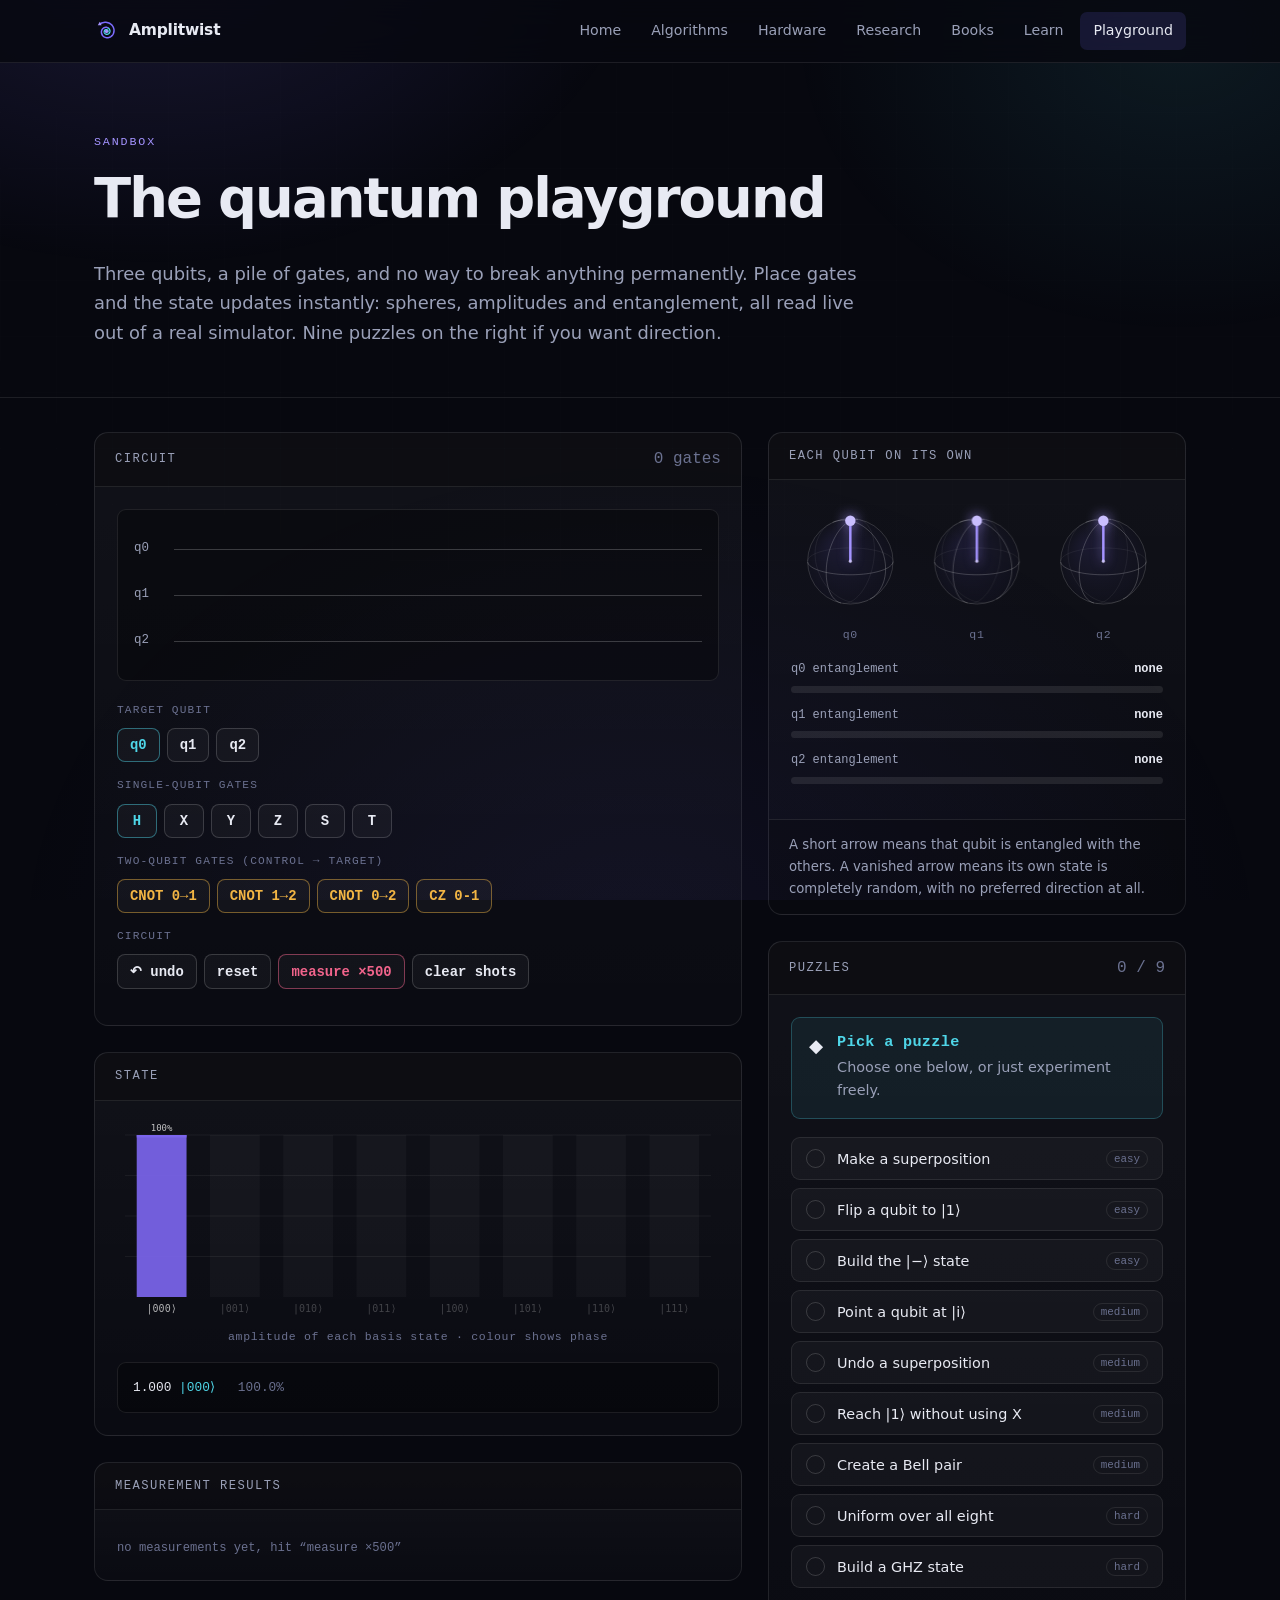
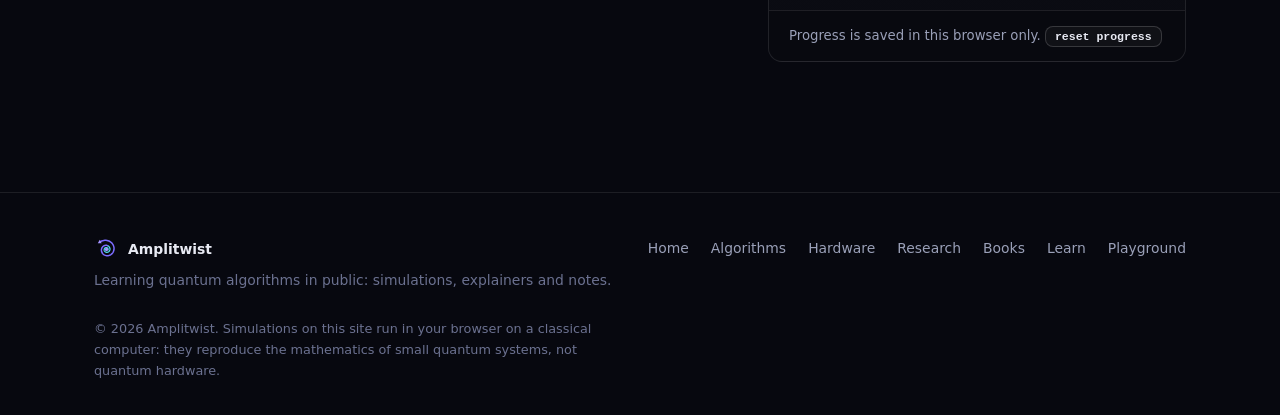
<file: playground.html>
<!doctype html>
<html lang="en">
<head>
<meta charset="utf-8">
<meta name="viewport" content="width=device-width, initial-scale=1">
<title>Playground</title>
<meta name="description" content="Build quantum circuits gate by gate and watch superposition and entanglement respond live. Nine puzzles included.">
<link rel="canonical" href="https://amplitwist.com/playground.html">

<!-- Social preview. These must live in the HTML source: crawlers do not
     run JavaScript, so site.js cannot supply them. -->
<meta property="og:type" content="website">
<meta property="og:site_name" content="Amplitwist">
<meta property="og:title" content="Playground · Amplitwist">
<meta property="og:description" content="Build quantum circuits gate by gate and watch superposition and entanglement respond live. Nine puzzles, from a first superposition to a GHZ state.">
<meta property="og:url" content="https://amplitwist.com/playground.html">
<meta property="og:image" content="https://amplitwist.com/assets/img/og.png">
<meta property="og:image:width" content="1200">
<meta property="og:image:height" content="630">
<meta name="twitter:card" content="summary_large_image">
<meta name="twitter:title" content="Playground · Amplitwist">
<meta name="twitter:description" content="Build quantum circuits gate by gate and watch superposition and entanglement respond live. Nine puzzles, from a first superposition to a GHZ state.">
<meta name="twitter:image" content="https://amplitwist.com/assets/img/og.png">
<meta name="theme-color" content="#07080f">

<link rel="stylesheet" href="assets/css/site.css">
<link rel="stylesheet" href="assets/css/quantum.css">
</head>
<body>

<div data-nav></div>

<main>
  <section class="hero" style="padding:70px 0 30px">
    <div class="wrap">
      <span class="eyebrow">Sandbox</span>
      <h1>The quantum playground</h1>
      <p class="lede">
        Three qubits, a pile of gates, and no way to break anything permanently. Place gates and
        the state updates instantly: spheres, amplitudes and entanglement, all read live out of a
        real simulator. Nine puzzles on the right if you want direction.
      </p>
    </div>
  </section>

  <hr class="rule">

  <section style="padding:34px 0">
    <div class="wrap">
      <div style="display:grid;grid-template-columns:1.55fr 1fr;gap:26px;align-items:start" id="pgGrid">

        <!-- ============ LEFT: the builder ============ -->
        <div>
          <div class="lab" style="margin-top:0">
            <div class="lab-head">
              <span class="lab-title">Circuit</span>
              <span style="margin-left:auto" class="mono dim" id="pgDepth">0 gates</span>
            </div>
            <div class="lab-body">
              <div class="circuit" id="pgCircuit"></div>

              <div class="gate-row" style="margin-top:20px">
                <span class="gate-label">Target qubit</span>
                <button class="gate g-h" data-q="0">q0</button>
                <button class="gate" data-q="1">q1</button>
                <button class="gate" data-q="2">q2</button>
              </div>

              <div class="gate-row">
                <span class="gate-label">Single-qubit gates</span>
                <button class="gate g-h" data-gate="H" title="Hadamard: creates superposition">H</button>
                <button class="gate" data-gate="X" title="Bit flip (NOT)">X</button>
                <button class="gate" data-gate="Y" title="Bit and phase flip">Y</button>
                <button class="gate" data-gate="Z" title="Phase flip">Z</button>
                <button class="gate" data-gate="S" title="Quarter turn phase">S</button>
                <button class="gate" data-gate="T" title="Eighth turn phase">T</button>
              </div>

              <div class="gate-row">
                <span class="gate-label">Two-qubit gates (control → target)</span>
                <button class="gate g-cnot" data-cnot="0,1">CNOT 0→1</button>
                <button class="gate g-cnot" data-cnot="1,2">CNOT 1→2</button>
                <button class="gate g-cnot" data-cnot="0,2">CNOT 0→2</button>
                <button class="gate g-cnot" data-cz="0,1">CZ 0-1</button>
              </div>

              <div class="gate-row">
                <span class="gate-label">Circuit</span>
                <button class="gate" data-act="undo">↶ undo</button>
                <button class="gate" data-act="reset">reset</button>
                <button class="gate g-measure" data-act="shots">measure ×500</button>
                <button class="gate" data-act="clearshots">clear shots</button>
              </div>
            </div>
          </div>

          <div class="lab">
            <div class="lab-head"><span class="lab-title">State</span></div>
            <div class="lab-body">
              <canvas id="pgBars" class="bars-canvas" style="height:200px"></canvas>
              <div class="viz-caption">amplitude of each basis state · colour shows phase</div>
              <div class="readout" id="pgState" style="margin-top:16px"></div>
            </div>
          </div>

          <div class="lab">
            <div class="lab-head"><span class="lab-title">Measurement results</span></div>
            <div class="lab-body"><div class="shots" id="pgShots"></div></div>
          </div>
        </div>

        <!-- ============ RIGHT: spheres + puzzles ============ -->
        <div>
          <div class="lab" style="margin-top:0">
            <div class="lab-head"><span class="lab-title">Each qubit on its own</span></div>
            <div class="lab-body">
              <div style="display:grid;grid-template-columns:repeat(3,1fr);gap:8px">
                <div><canvas id="pgB0" class="bloch-canvas" style="--bloch-size:120px"></canvas>
                     <div class="viz-caption">q0</div></div>
                <div><canvas id="pgB1" class="bloch-canvas" style="--bloch-size:120px"></canvas>
                     <div class="viz-caption">q1</div></div>
                <div><canvas id="pgB2" class="bloch-canvas" style="--bloch-size:120px"></canvas>
                     <div class="viz-caption">q2</div></div>
              </div>

              <div class="meter" style="margin-top:16px">
                <div class="meter-top"><span>q0 entanglement</span><b id="pgE0">none</b></div>
                <div class="meter-track"><div class="meter-fill ent" id="pgF0"></div></div>
              </div>
              <div class="meter">
                <div class="meter-top"><span>q1 entanglement</span><b id="pgE1">none</b></div>
                <div class="meter-track"><div class="meter-fill ent" id="pgF1"></div></div>
              </div>
              <div class="meter">
                <div class="meter-top"><span>q2 entanglement</span><b id="pgE2">none</b></div>
                <div class="meter-track"><div class="meter-fill ent" id="pgF2"></div></div>
              </div>
            </div>
            <div class="lab-foot" style="font-size:0.83rem">
              A short arrow means that qubit is entangled with the others. A vanished arrow means
              its own state is completely random, with no preferred direction at all.
            </div>
          </div>

          <div class="lab">
            <div class="lab-head">
              <span class="lab-title">Puzzles</span>
              <span style="margin-left:auto" class="mono dim" id="pgScore">0 / 9</span>
            </div>
            <div class="lab-body">
              <div class="challenge" id="pgChallenge">
                <span class="challenge-icon" id="pgChIcon">◆</span>
                <div class="challenge-body">
                  <h4 id="pgChTitle">Pick a puzzle</h4>
                  <p id="pgChDesc">Choose one below, or just experiment freely.</p>
                </div>
              </div>
              <div class="puzzle-list" id="pgPuzzles"></div>
            </div>
            <div class="lab-foot" style="font-size:0.83rem">
              Progress is saved in this browser only. <button class="gate" style="padding:3px 9px;font-size:0.72rem" id="pgWipe">reset progress</button>
            </div>
          </div>
        </div>

      </div>
    </div>
  </section>
</main>

<div class="toast" id="pgToast"></div>
<div data-footer></div>

<script src="assets/js/qsim.js"></script>
<script src="assets/js/viz.js"></script>
<script src="assets/js/site.js"></script>
<script src="assets/js/playground.js"></script>

<style>
#pgGrid > * { min-width: 0; }
@media (max-width: 960px) {
  #pgGrid { grid-template-columns: 1fr !important; }
}
</style>

</body>
</html>
</file>
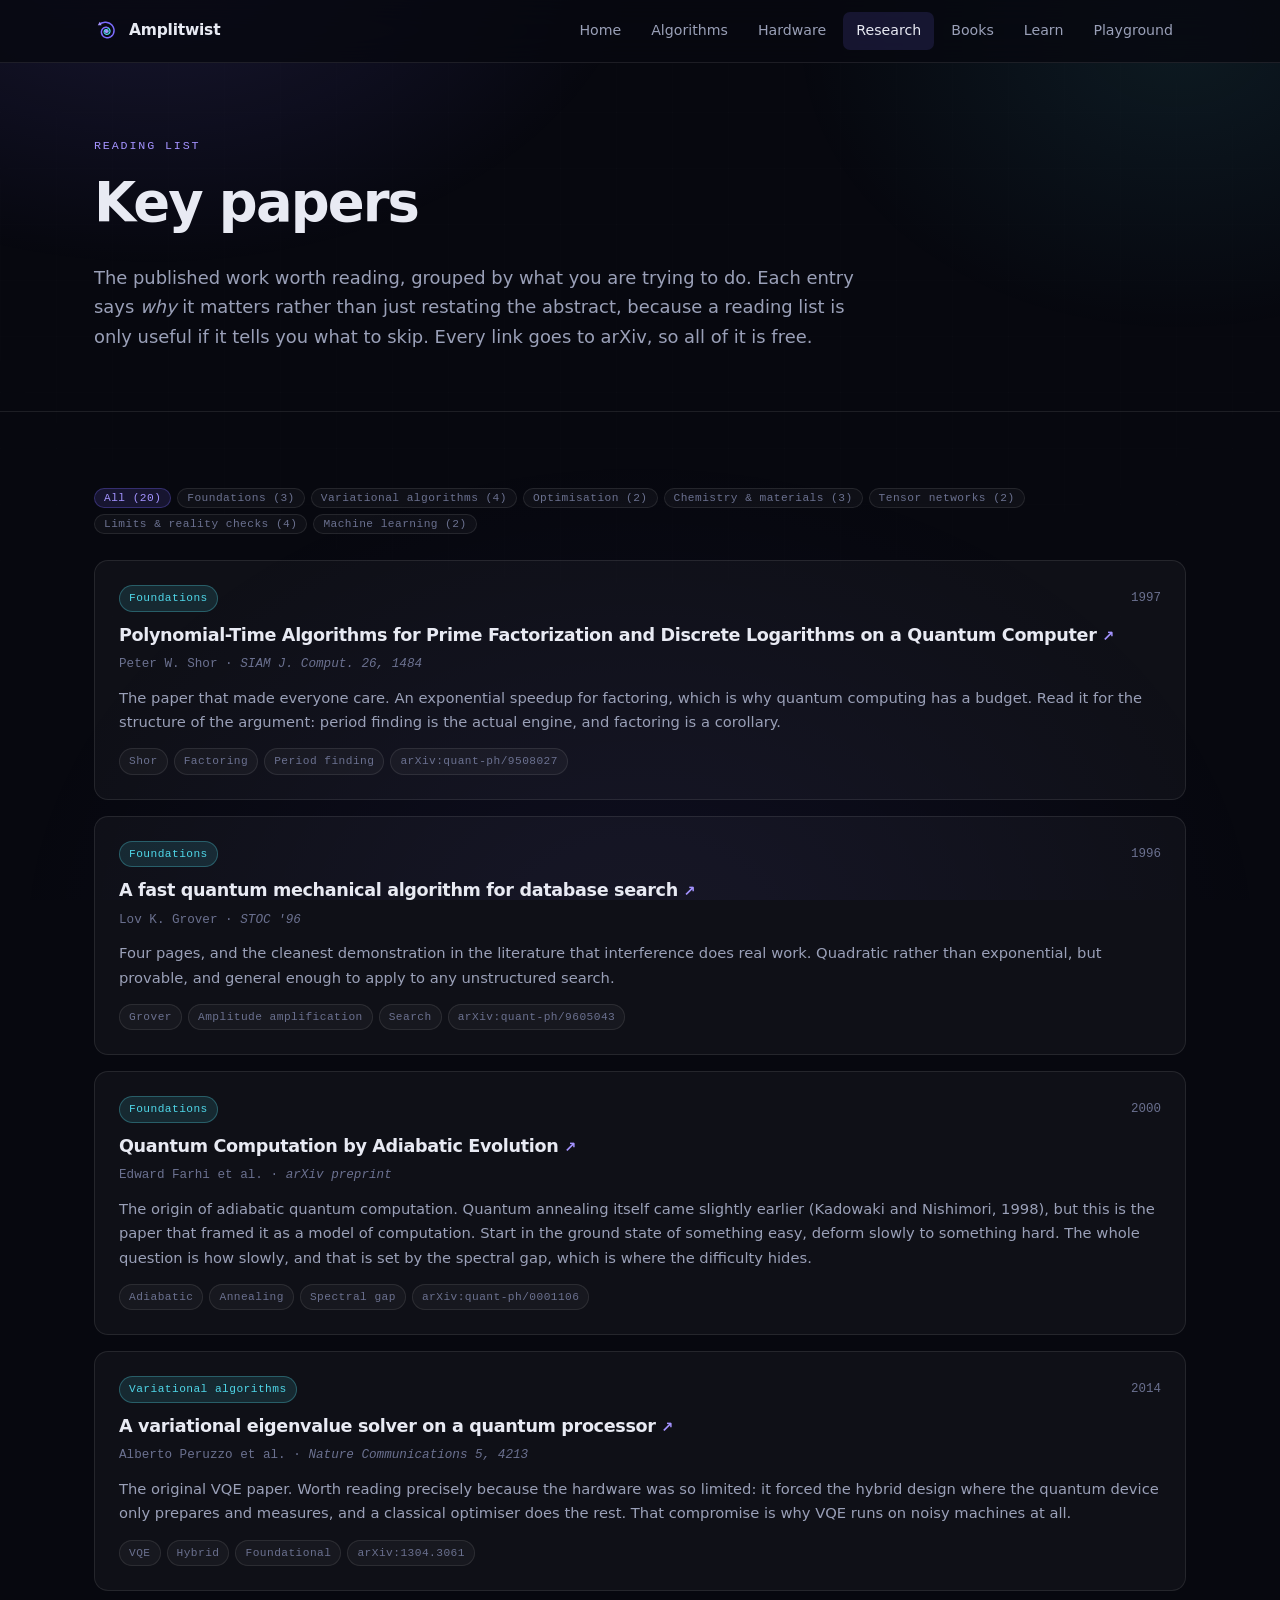
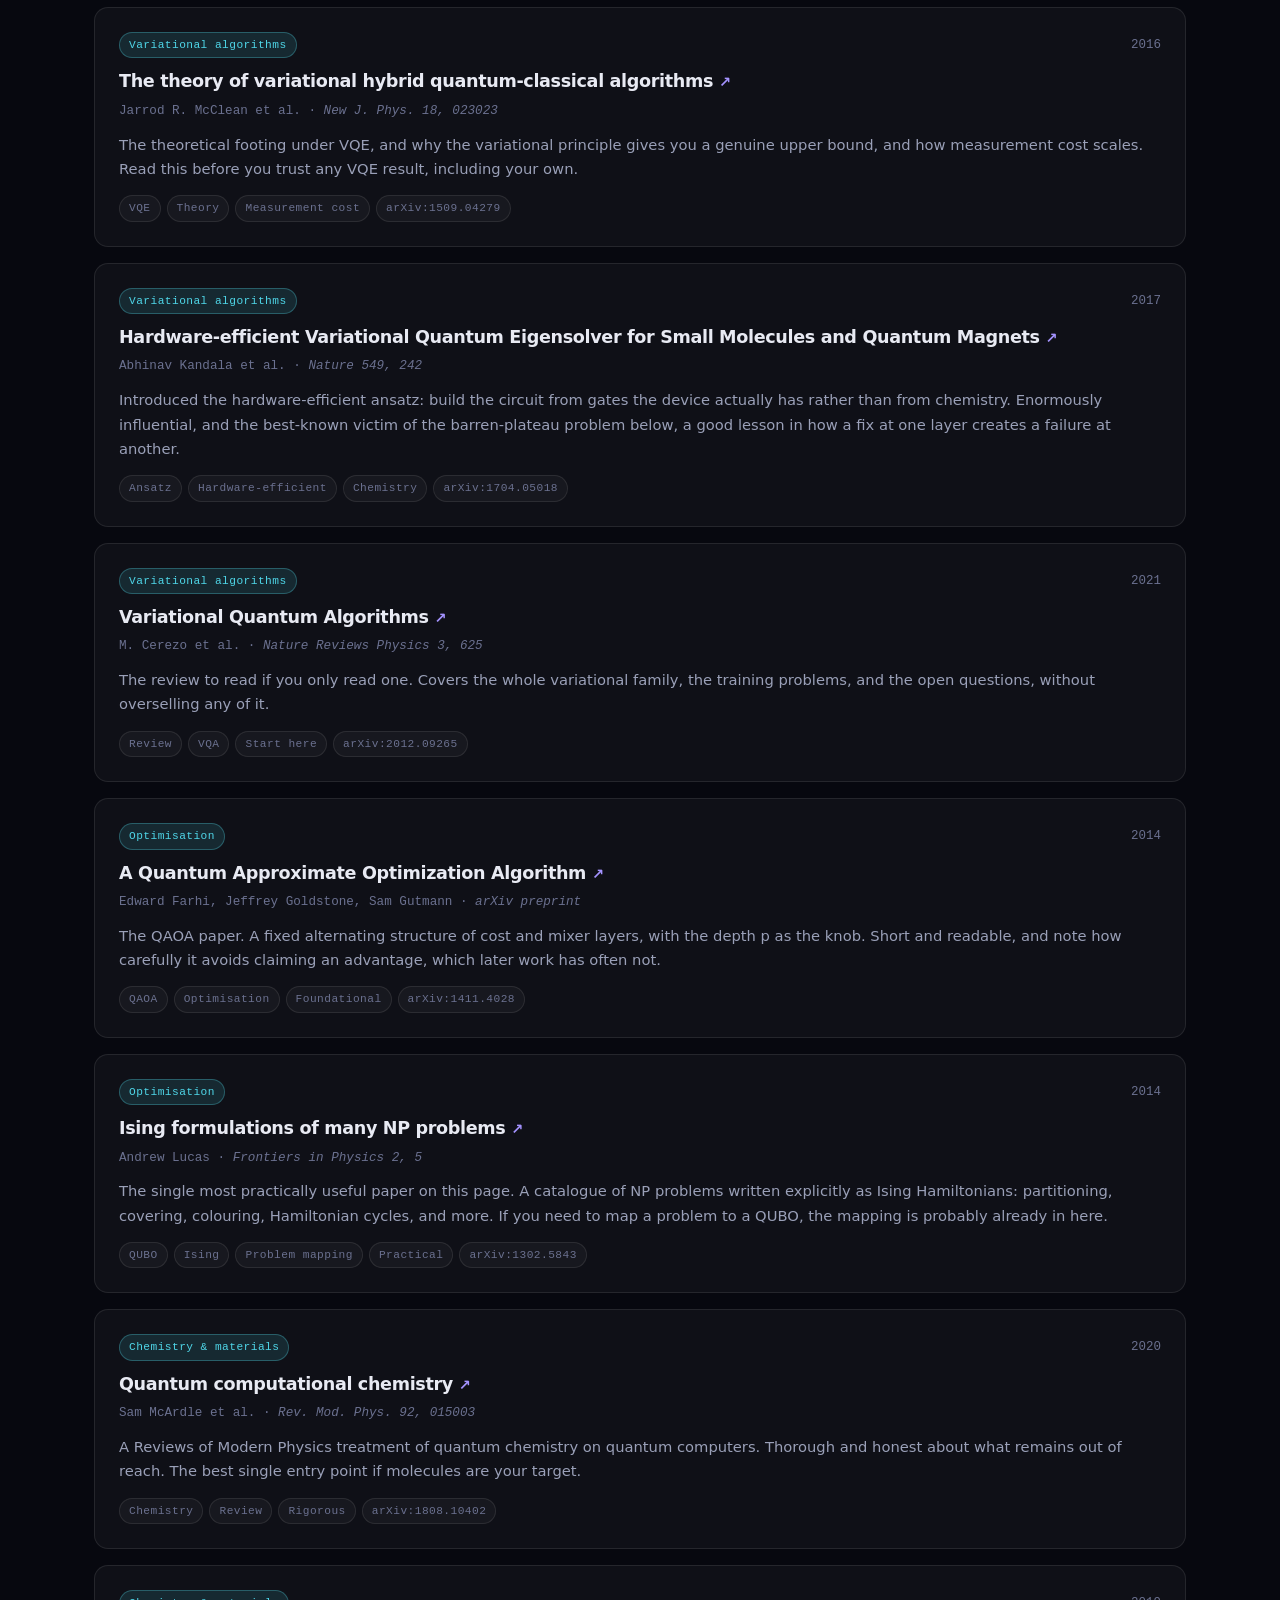
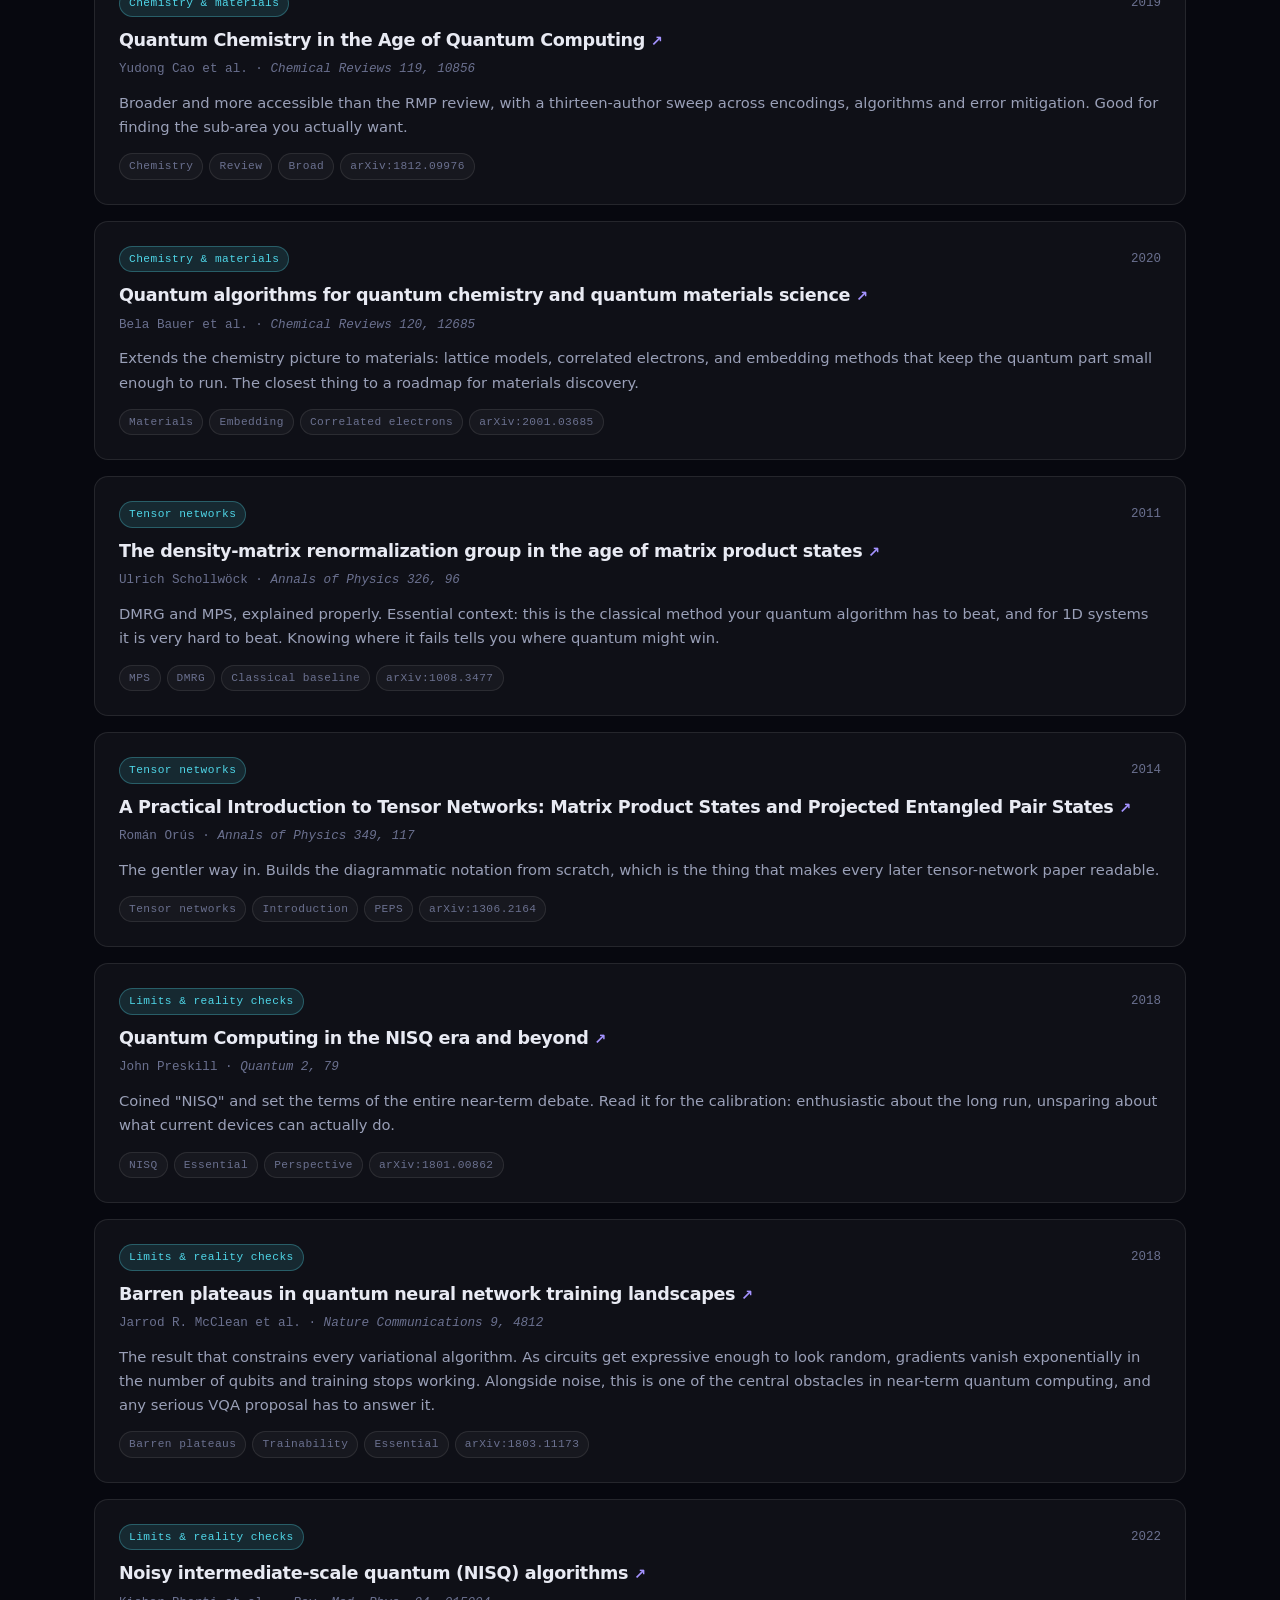
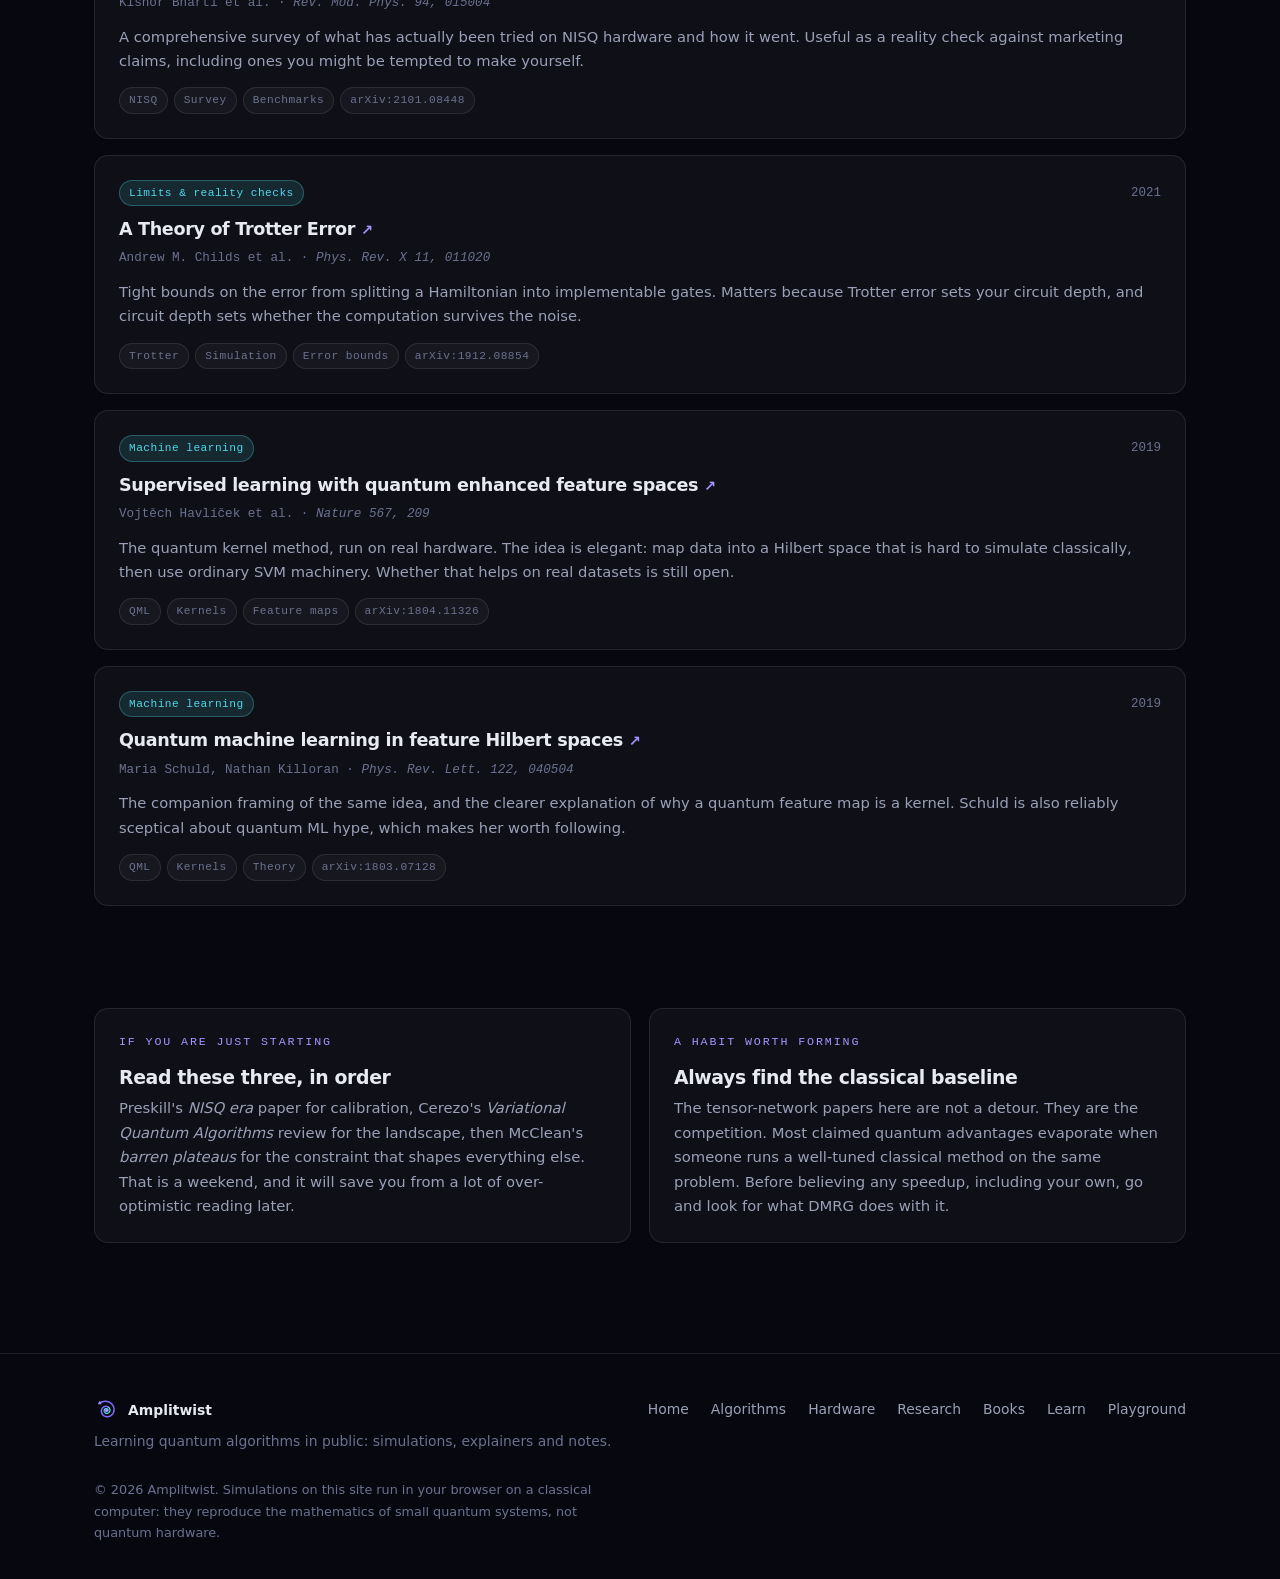
<file: research.html>
<!doctype html>
<html lang="en">
<head>
<meta charset="utf-8">
<meta name="viewport" content="width=device-width, initial-scale=1">
<title>Key papers</title>
<meta name="description" content="A curated reading list of landmark quantum computing papers: VQE, QAOA, tensor networks and the results that define the field's limits.">
<link rel="canonical" href="https://amplitwist.com/research.html">

<!-- Social preview. These must live in the HTML source: crawlers do not
     run JavaScript, so site.js cannot supply them. -->
<meta property="og:type" content="website">
<meta property="og:site_name" content="Amplitwist">
<meta property="og:title" content="Key papers · Amplitwist">
<meta property="og:description" content="A curated reading list of landmark quantum computing papers: VQE, QAOA, tensor networks and the results that define the field's limits.">
<meta property="og:url" content="https://amplitwist.com/research.html">
<meta property="og:image" content="https://amplitwist.com/assets/img/og.png">
<meta property="og:image:width" content="1200">
<meta property="og:image:height" content="630">
<meta name="twitter:card" content="summary_large_image">
<meta name="twitter:title" content="Key papers · Amplitwist">
<meta name="twitter:description" content="A curated reading list of landmark quantum computing papers: VQE, QAOA, tensor networks and the results that define the field's limits.">
<meta name="twitter:image" content="https://amplitwist.com/assets/img/og.png">
<meta name="theme-color" content="#07080f">

<link rel="stylesheet" href="assets/css/site.css">
<link rel="stylesheet" href="assets/css/quantum.css">
</head>
<body>

<div data-nav></div>

<main>
  <section class="hero" style="padding:74px 0 40px">
    <div class="wrap">
      <span class="eyebrow">Reading list</span>
      <h1>Key papers</h1>
      <p class="lede">
        The published work worth reading, grouped by what you are trying to do. Each entry says
        <em>why</em> it matters rather than just restating the abstract, because a reading list is only
        useful if it tells you what to skip. Every link goes to arXiv, so all of it is free.
      </p>
    </div>
  </section>

  <hr class="rule">

  <section>
    <div class="wrap">

      

      <div id="filters" class="tags" style="margin-bottom:26px"></div>
      <div class="grid" style="gap:16px" id="paperList"></div>

    </div>
  </section>

  <section class="section-tight">
    <div class="wrap">
      <div class="grid grid-2">
        <div class="card">
          <span class="eyebrow">If you are just starting</span>
          <h3>Read these three, in order</h3>
          <p class="mb-0">
            Preskill's <em>NISQ era</em> paper for calibration, Cerezo's <em>Variational Quantum
            Algorithms</em> review for the landscape, then McClean's <em>barren plateaus</em> for
            the constraint that shapes everything else. That is a weekend, and it will save you
            from a lot of over-optimistic reading later.
          </p>
        </div>
        <div class="card">
          <span class="eyebrow">A habit worth forming</span>
          <h3>Always find the classical baseline</h3>
          <p class="mb-0">
            The tensor-network papers here are not a detour. They are the competition. Most
            claimed quantum advantages evaporate when someone runs a well-tuned classical method
            on the same problem. Before believing any speedup, including your own, go and look for
            what DMRG does with it.
          </p>
        </div>
      </div>
    </div>
  </section>

  </main>

<div data-footer></div>

<script src="assets/js/papers.js"></script>
<script src="assets/js/site.js"></script>
<script>
(function () {
  var list = document.getElementById('paperList');
  var filterHost = document.getElementById('filters');
  var activeTopic = null;

  function url(p) { return 'https://arxiv.org/abs/' + p.arxiv; }

  // only show topics that actually have papers, in the TOPICS order
  var topics = TOPICS.filter(function (t) {
    return PAPERS.some(function (p) { return p.topic === t; });
  });

  function renderFilters() {
    filterHost.innerHTML =
      '<button class="tag' + (activeTopic === null ? ' tag-accent' : '') +
        '" data-topic="" style="cursor:pointer;font-family:var(--mono)">All (' + PAPERS.length + ')</button>' +
      topics.map(function (t) {
        var n = PAPERS.filter(function (p) { return p.topic === t; }).length;
        return '<button class="tag' + (activeTopic === t ? ' tag-accent' : '') +
               '" data-topic="' + t + '" style="cursor:pointer;font-family:var(--mono)">' +
               t + ' (' + n + ')</button>';
      }).join('');

    filterHost.querySelectorAll('button').forEach(function (b) {
      b.addEventListener('click', function () {
        activeTopic = b.dataset.topic || null;
        renderFilters();
        renderList();
      });
    });
  }

  function card(p) {
    return '' +
      '<a class="card card-link" href="' + url(p) + '" target="_blank" rel="noopener">' +
        '<div style="display:flex;justify-content:space-between;gap:14px;flex-wrap:wrap;align-items:baseline">' +
          '<span class="tag tag-cyan">' + p.topic + '</span>' +
          '<span class="mono dim" style="font-size:0.78rem">' + p.year + '</span>' +
        '</div>' +
        '<h3 style="margin:11px 0 7px;font-size:1.1rem;line-height:1.38">' + p.title +
          ' <span style="color:var(--accent-bright);font-size:0.82em">↗</span></h3>' +
        '<div class="mono dim" style="font-size:0.79rem;margin-bottom:11px">' +
          p.authors + ' · <em>' + p.venue + '</em></div>' +
        '<p style="font-size:0.92rem">' + p.note + '</p>' +
        '<div class="tags">' +
          p.tags.map(function (t) { return '<span class="tag">' + t + '</span>'; }).join('') +
          '<span class="tag mono" style="color:var(--text-dim)">arXiv:' + p.arxiv + '</span>' +
        '</div>' +
      '</a>';
  }

  function renderList() {
    var shown = activeTopic
      ? PAPERS.filter(function (p) { return p.topic === activeTopic; })
      : PAPERS.slice().sort(function (a, b) {
          return TOPICS.indexOf(a.topic) - TOPICS.indexOf(b.topic);
        });
    list.innerHTML = shown.map(card).join('');
  }

  renderFilters();
  renderList();
})();
</script>

</body>
</html>
</file>
<file: assets/css/site.css>
/* ============================================================
   Core design system.
   Colors, type scale, and spacing all live here as tokens:
   change a token, the whole site follows.
   ============================================================ */

:root {
  --bg:            #07080f;
  --bg-raised:     #0d0f1a;
  --bg-card:       #11142200;
  --surface:       rgba(255,255,255,0.035);
  --surface-hover: rgba(255,255,255,0.06);
  --border:        rgba(255,255,255,0.09);
  --border-bright: rgba(255,255,255,0.16);

  --text:          #e8eaf3;
  --text-muted:    #9aa0b8;
  --text-dim:      #6b7190;

  --accent:        #7c6cff;
  --accent-bright: #a493ff;
  --accent-dim:    rgba(124,108,255,0.14);
  --cyan:          #4fd6e8;
  --cyan-dim:      rgba(79,214,232,0.13);
  --amber:         #f2b544;
  --rose:          #f2648c;
  --green:         #4ade9a;

  --mono: ui-monospace, "SF Mono", "JetBrains Mono", Menlo, monospace;
  --sans: -apple-system, BlinkMacSystemFont, "Inter", "Segoe UI", system-ui, sans-serif;

  --maxw: 1140px;
  --radius: 14px;
  --radius-sm: 9px;
}

* { box-sizing: border-box; }

html { scroll-behavior: smooth; }

body {
  margin: 0;
  background: var(--bg);
  color: var(--text);
  font-family: var(--sans);
  font-size: 16px;
  line-height: 1.65;
  -webkit-font-smoothing: antialiased;
  overflow-x: hidden;
}

/* Ambient background glow: pure CSS, no images */
body::before {
  content: "";
  position: fixed;
  inset: 0;
  pointer-events: none;
  z-index: 0;
  background:
    radial-gradient(760px 520px at 12% -8%,  rgba(124,108,255,0.16), transparent 65%),
    radial-gradient(620px 480px at 92% 4%,   rgba(79,214,232,0.09),  transparent 62%),
    radial-gradient(900px 700px at 50% 105%, rgba(124,108,255,0.07), transparent 70%);
}

/* Faint coordinate grid, sits under content */
body::after {
  content: "";
  position: fixed;
  inset: 0;
  pointer-events: none;
  z-index: 0;
  opacity: 0.5;
  background-image:
    linear-gradient(rgba(255,255,255,0.021) 1px, transparent 1px),
    linear-gradient(90deg, rgba(255,255,255,0.021) 1px, transparent 1px);
  background-size: 56px 56px;
  mask-image: radial-gradient(ellipse 90% 60% at 50% 30%, #000 40%, transparent 100%);
  -webkit-mask-image: radial-gradient(ellipse 90% 60% at 50% 30%, #000 40%, transparent 100%);
}

main, header, footer { position: relative; z-index: 1; }

.wrap { max-width: var(--maxw); margin: 0 auto; padding: 0 24px; }
.wrap-narrow { max-width: 800px; margin: 0 auto; padding: 0 24px; }

/* ---------- Typography ---------- */

h1, h2, h3, h4 { line-height: 1.2; letter-spacing: -0.02em; margin: 0 0 0.5em; font-weight: 600; }
h1 { font-size: clamp(2.1rem, 5vw, 3.4rem); letter-spacing: -0.035em; }
h2 { font-size: clamp(1.55rem, 3vw, 2.1rem); }
h3 { font-size: 1.18rem; }
p  { margin: 0 0 1.1em; color: var(--text-muted); }
a  { color: var(--accent-bright); text-decoration: none; }
a:hover { text-decoration: underline; }
code {
  font-family: var(--mono);
  font-size: 0.88em;
  background: var(--surface);
  border: 1px solid var(--border);
  padding: 0.12em 0.42em;
  border-radius: 5px;
  color: var(--cyan);
}

.eyebrow {
  font-family: var(--mono);
  font-size: 0.73rem;
  letter-spacing: 0.16em;
  text-transform: uppercase;
  color: var(--accent-bright);
  margin-bottom: 14px;
  display: block;
}
.lede { font-size: 1.12rem; color: var(--text-muted); max-width: 68ch; }
.section-sub { color: var(--text-muted); max-width: 66ch; margin-bottom: 2.4rem; }

/* ---------- Nav ---------- */

.nav {
  position: sticky; top: 0; z-index: 100;
  backdrop-filter: blur(18px);
  -webkit-backdrop-filter: blur(18px);
  background: rgba(7,8,15,0.8);
  border-bottom: 1px solid var(--border);
}
.nav-inner {
  max-width: var(--maxw); margin: 0 auto; padding: 0 24px;
  height: 62px; display: flex; align-items: center; gap: 30px;
}
.brand {
  display: flex; align-items: center; gap: 10px;
  font-weight: 600; color: var(--text); font-size: 0.97rem;
  letter-spacing: -0.015em; text-decoration: none; flex-shrink: 0;
}
.brand:hover { text-decoration: none; }
.brand-mark { width: 25px; height: 25px; flex-shrink: 0; }
.nav-links { display: flex; gap: 4px; margin-left: auto; align-items: center; }
.nav-links a {
  color: var(--text-muted); font-size: 0.885rem; padding: 7px 13px;
  border-radius: 7px; transition: color .15s, background .15s;
}
.nav-links a:hover { color: var(--text); background: var(--surface); text-decoration: none; }
.nav-links a.active { color: var(--text); background: var(--accent-dim); }

.nav-toggle {
  display: none; margin-left: auto; background: none; border: 1px solid var(--border);
  color: var(--text); border-radius: 8px; padding: 6px 10px; cursor: pointer; font-size: 1rem;
}

@media (max-width: 800px) {
  .nav-toggle { display: block; }
  .nav-links {
    display: none; position: absolute; top: 62px; left: 0; right: 0;
    flex-direction: column; gap: 2px; padding: 12px 18px 18px;
    background: rgba(9,10,20,0.98); border-bottom: 1px solid var(--border);
    backdrop-filter: blur(18px); -webkit-backdrop-filter: blur(18px);
  }
  .nav-links.open { display: flex; }
  .nav-links a { padding: 11px 13px; }
}

/* ---------- Layout blocks ---------- */

.hero { padding: 96px 0 78px; }
section { padding: 62px 0; }
.section-tight { padding: 40px 0; }
hr.rule { border: 0; border-top: 1px solid var(--border); margin: 0; }

/* Grid and flex children default to min-width:auto, meaning they refuse to
   shrink below their own content. That silently defeats every inner
   overflow-x:auto scroller (circuit diagram, code readouts) and pushes the
   whole page sideways on narrow screens. Opting out is the fix. */
.grid > *, .lab-split > *, .footer-inner > * { min-width: 0; }

.grid { display: grid; gap: 18px; }
.grid-2 { grid-template-columns: repeat(auto-fit, minmax(300px, 1fr)); }
.grid-3 { grid-template-columns: repeat(auto-fit, minmax(268px, 1fr)); }

/* ---------- Cards ---------- */

.card {
  background: var(--surface);
  border: 1px solid var(--border);
  border-radius: var(--radius);
  padding: 24px;
  transition: border-color .18s, background .18s, transform .18s;
}
.card:hover { border-color: var(--border-bright); background: var(--surface-hover); }
.card h3 { margin-bottom: 8px; }
.card p  { font-size: 0.925rem; margin-bottom: 0; }
.card-link { display: block; color: inherit; }
.card-link:hover { text-decoration: none; transform: translateY(-2px); }

.card-icon {
  width: 38px; height: 38px; border-radius: 10px;
  background: var(--accent-dim); border: 1px solid rgba(124,108,255,0.28);
  display: grid; place-items: center; margin-bottom: 15px;
  font-size: 1.05rem;
}

/* ---------- Tags / badges ---------- */

.tags { display: flex; flex-wrap: wrap; gap: 6px; margin-top: 14px; }
.tag {
  font-family: var(--mono); font-size: 0.7rem; letter-spacing: 0.04em;
  padding: 3px 9px; border-radius: 20px;
  background: var(--surface); border: 1px solid var(--border);
  color: var(--text-dim);
}
.tag-accent { background: var(--accent-dim); border-color: rgba(124,108,255,0.3); color: var(--accent-bright); }
.tag-cyan   { background: var(--cyan-dim);  border-color: rgba(79,214,232,0.3);  color: var(--cyan); }

/* Horizon badges on the applications grid: a pill like .tag, but carrying a
   status dot, so a maturity label can sit in the same row as topic tags
   without looking like a different species. */
.tag-status { display: inline-flex; align-items: center; gap: 6px; }
.tag-status::before {
  content: ""; width: 6px; height: 6px; border-radius: 50%;
  background: var(--amber); box-shadow: 0 0 9px currentColor;
}
.tag-near::before  { background: var(--green); }
.tag-early::before { background: var(--cyan); }

.status {
  display: inline-flex; align-items: center; gap: 7px;
  font-family: var(--mono); font-size: 0.72rem; letter-spacing: 0.05em;
  color: var(--text-dim); text-transform: uppercase;
}
.status::before {
  content: ""; width: 6px; height: 6px; border-radius: 50%;
  background: var(--amber); box-shadow: 0 0 9px currentColor;
}
.status-live::before   { background: var(--green); }
.status-research::before { background: var(--cyan); }

/* ---------- Comparison table ---------- */

/* Seven columns of hardware trade-offs will never fit a phone, so the table
   scrolls inside its own box rather than pushing the page sideways. */
.table-scroll {
  overflow-x: auto;
  border: 1px solid var(--border);
  border-radius: var(--radius);
  background: var(--surface);
}
.cmp {
  border-collapse: collapse;
  width: 100%;
  min-width: 780px;
  font-size: 0.86rem;
}
.cmp th {
  text-align: left;
  font-family: var(--mono); font-size: 0.68rem;
  letter-spacing: 0.11em; text-transform: uppercase;
  color: var(--text-dim); font-weight: 500;
  padding: 14px 16px;
  border-bottom: 1px solid var(--border-bright);
  white-space: nowrap;
}
.cmp td {
  padding: 14px 16px;
  color: var(--text-muted);
  border-bottom: 1px solid var(--border);
  vertical-align: top;
}
.cmp tbody tr:last-child td { border-bottom: 0; }
.cmp tbody tr:hover td { background: var(--surface-hover); }
.cmp-name { color: var(--text); font-weight: 600; white-space: nowrap; }
.cmp-name a { color: var(--text); }
.cmp-name a:hover { color: var(--accent-bright); }

/* ---------- Labelled sub-sections inside a card ---------- */

.section-label {
  font-family: var(--mono); font-size: 0.73rem;
  letter-spacing: 0.12em; text-transform: uppercase;
  color: var(--text-dim); margin: 18px 0 5px; font-weight: 500;
}
.section-label:first-child { margin-top: 0; }

.pc-list { margin: 0; padding-left: 18px; color: var(--text-muted); font-size: 0.92rem; }
.pc-list li { margin-bottom: 7px; }
.pc-list li:last-child { margin-bottom: 0; }
.pc-good li::marker { color: var(--green); }
.pc-bad  li::marker { color: var(--rose); }

/* ---------- Buttons ---------- */

.btn {
  display: inline-flex; align-items: center; gap: 8px;
  padding: 11px 21px; border-radius: 9px;
  font-size: 0.9rem; font-weight: 500; cursor: pointer;
  border: 1px solid var(--border-bright);
  background: var(--surface); color: var(--text);
  transition: background .15s, border-color .15s, transform .1s;
  font-family: inherit;
}
.btn:hover { background: var(--surface-hover); border-color: var(--accent); text-decoration: none; }
.btn:active { transform: translateY(1px); }
.btn-primary {
  background: var(--accent); border-color: var(--accent); color: #fff; font-weight: 550;
}
.btn-primary:hover { background: var(--accent-bright); border-color: var(--accent-bright); }
.btn-sm { padding: 7px 14px; font-size: 0.83rem; }
.btn-row { display: flex; gap: 12px; flex-wrap: wrap; margin-top: 30px; }

/* ---------- Footer ---------- */

footer {
  border-top: 1px solid var(--border);
  margin-top: 70px; padding: 44px 0 34px;
  color: var(--text-dim); font-size: 0.87rem;
}
.footer-inner { display: flex; flex-wrap: wrap; gap: 30px; justify-content: space-between; }
.footer-links { display: flex; gap: 22px; flex-wrap: wrap; }
.footer-links a { color: var(--text-muted); }
.footer-note { margin-top: 26px; font-size: 0.8rem; color: var(--text-dim); max-width: 62ch; }

/* ---------- Utility ---------- */

.mono { font-family: var(--mono); }
.muted { color: var(--text-muted); }
.dim { color: var(--text-dim); }
.center { text-align: center; }
.mt-0 { margin-top: 0; } .mb-0 { margin-bottom: 0; }

/* ---------- Founder card ---------- */

.founder {
  display: grid;
  grid-template-columns: 168px 1fr;
  gap: 30px;
  align-items: center;
  background: var(--surface);
  border: 1px solid var(--border);
  border-radius: var(--radius);
  padding: 30px;
}
.founder > * { min-width: 0; }

.founder-photo {
  position: relative;
  width: 168px;
  height: 168px;
  border-radius: 50%;
  overflow: hidden;
  flex-shrink: 0;
  border: 1px solid var(--border-bright);
  background: linear-gradient(145deg, rgba(124,108,255,0.22), rgba(79,214,232,0.12));
  display: grid;
  place-items: center;
}
.founder-photo img {
  width: 100%; height: 100%;
  object-fit: cover;
  display: block;
  position: relative;
  z-index: 1;
}
/* The monogram sits underneath and only becomes visible when the
   <img> removes itself on error, so a missing headshot degrades to
   initials rather than a broken-image icon. */
.founder-monogram {
  position: absolute;
  font-family: var(--mono);
  font-size: 2.6rem;
  font-weight: 600;
  letter-spacing: 0.04em;
  color: var(--accent-bright);
  z-index: 0;
}
.founder-photo.is-fallback { border-style: dashed; }

.founder-name { font-size: 1.55rem; margin-bottom: 10px; }
.founder-body p { font-size: 0.97rem; margin-bottom: 0; }
.founder-links { display: flex; gap: 9px; flex-wrap: wrap; margin-top: 20px; }

@media (max-width: 620px) {
  .founder { grid-template-columns: 1fr; gap: 22px; text-align: center; padding: 26px; }
  .founder-photo { margin: 0 auto; width: 132px; height: 132px; }
  .founder-monogram { font-size: 2.1rem; }
  .founder-links { justify-content: center; }
}
</file>
<file: assets/css/quantum.css>
/* ============================================================
   quantum.css: interactive lab components.
   Loaded only by learn.html and playground.html.
   ============================================================ */

.lab {
  background: linear-gradient(180deg, rgba(255,255,255,0.045), rgba(255,255,255,0.015));
  border: 1px solid var(--border);
  border-radius: var(--radius);
  overflow: hidden;
  margin: 26px 0;
}
.lab-head {
  display: flex; align-items: center; gap: 12px; flex-wrap: wrap;
  padding: 13px 20px;
  border-bottom: 1px solid var(--border);
  background: rgba(0,0,0,0.24);
}
.lab-title {
  font-family: var(--mono); font-size: 0.76rem; letter-spacing: 0.12em;
  text-transform: uppercase; color: var(--text-muted);
}
.lab-body { padding: 22px; }
.lab-foot {
  padding: 14px 20px; border-top: 1px solid var(--border);
  background: rgba(0,0,0,0.18); font-size: 0.87rem; color: var(--text-muted);
}

/* two-column lab layout: visual + controls */
.lab-split { display: grid; grid-template-columns: 1fr 1fr; gap: 24px; align-items: start; }
@media (max-width: 760px) { .lab-split { grid-template-columns: 1fr; } }

/* Square by construction: --bloch-size caps the WIDTH, and aspect-ratio
   derives the height from it. Capping height instead left the canvas wide
   and short, which drew a small sphere marooned in empty space. */
.bloch-canvas {
  width: 100%;
  max-width: var(--bloch-size, 330px);
  aspect-ratio: 1 / 1;
  display: block;
  margin: 0 auto;
  touch-action: none;
}
.bars-canvas  { width: 100%; height: 190px; display: block; }

.viz-caption {
  text-align: center; font-family: var(--mono); font-size: 0.72rem;
  color: var(--text-dim); letter-spacing: 0.06em; margin-top: 4px;
}

/* ---------- Gate buttons ---------- */

.gate-row { display: flex; flex-wrap: wrap; gap: 7px; margin: 4px 0 14px; }
.gate-label {
  font-family: var(--mono); font-size: 0.7rem; letter-spacing: 0.1em;
  text-transform: uppercase; color: var(--text-dim);
  width: 100%; margin-bottom: 2px;
}
.gate {
  font-family: var(--mono); font-size: 0.87rem; font-weight: 600;
  min-width: 40px; padding: 8px 12px;
  background: var(--surface); border: 1px solid var(--border-bright);
  color: var(--text); border-radius: 8px; cursor: pointer;
  transition: background .13s, border-color .13s, transform .08s, box-shadow .13s;
}
.gate:hover { background: var(--accent-dim); border-color: var(--accent); }
.gate:active { transform: scale(0.94); }
.gate.g-h { border-color: rgba(79,214,232,0.45); color: var(--cyan); }
.gate.g-h:hover { background: var(--cyan-dim); }
.gate.g-cnot { border-color: rgba(242,181,68,0.45); color: var(--amber); }
.gate.g-cnot:hover { background: rgba(242,181,68,0.14); }
.gate.g-measure { border-color: rgba(242,100,140,0.5); color: var(--rose); }
.gate.g-measure:hover { background: rgba(242,100,140,0.14); }
.gate:disabled { opacity: 0.32; cursor: not-allowed; }
.gate:disabled:hover { background: var(--surface); border-color: var(--border-bright); }

/* ---------- Sliders ---------- */

.slider-row { margin: 14px 0; }
.slider-row label {
  display: flex; justify-content: space-between; align-items: baseline;
  font-family: var(--mono); font-size: 0.76rem; color: var(--text-muted);
  margin-bottom: 7px;
}
.slider-row label b { color: var(--cyan); font-weight: 600; }
input[type=range] {
  width: 100%; -webkit-appearance: none; appearance: none;
  height: 4px; border-radius: 3px; background: rgba(255,255,255,0.14); outline: none;
}
input[type=range]::-webkit-slider-thumb {
  -webkit-appearance: none; appearance: none;
  width: 16px; height: 16px; border-radius: 50%;
  background: var(--accent-bright); cursor: pointer;
  box-shadow: 0 0 10px rgba(164,147,255,0.6);
}
input[type=range]::-moz-range-thumb {
  width: 16px; height: 16px; border-radius: 50%; border: none;
  background: var(--accent-bright); cursor: pointer;
}

/* ---------- Readouts ---------- */

.readout {
  font-family: var(--mono); font-size: 0.8rem;
  background: rgba(0,0,0,0.32); border: 1px solid var(--border);
  border-radius: var(--radius-sm); padding: 13px 15px;
  line-height: 1.85; color: var(--text-muted);
  overflow-x: auto; white-space: pre;
}
.readout .k { color: var(--cyan); }
.readout .v { color: var(--text); }
.readout .z { color: var(--text-dim); }

.state-line { display: flex; justify-content: space-between; gap: 14px; }
.state-line + .state-line { margin-top: 2px; }

/* ---------- Meters ---------- */

.meter { margin: 13px 0; }
.meter-top {
  display: flex; justify-content: space-between; align-items: baseline;
  font-family: var(--mono); font-size: 0.75rem; color: var(--text-muted); margin-bottom: 6px;
}
.meter-top b { color: var(--text); font-weight: 600; }
.meter-track {
  height: 7px; border-radius: 4px; background: rgba(255,255,255,0.09); overflow: hidden;
}
.meter-fill {
  height: 100%; border-radius: 4px; width: 0%;
  transition: width .32s cubic-bezier(.4,0,.2,1);
  background: linear-gradient(90deg, var(--accent), var(--cyan));
}
.meter-fill.ent { background: linear-gradient(90deg, var(--amber), var(--rose)); }

/* ---------- Circuit builder ---------- */

.circuit {
  background: rgba(0,0,0,0.3); border: 1px solid var(--border);
  border-radius: var(--radius-sm); padding: 16px; overflow-x: auto;
}
.circuit-wire {
  display: flex; align-items: center; gap: 0; min-height: 46px; position: relative;
}
.wire-label {
  font-family: var(--mono); font-size: 0.78rem; color: var(--text-muted);
  width: 40px; flex-shrink: 0;
}
.wire-line {
  display: flex; align-items: center; flex: 1; min-width: 260px;
  position: relative; height: 46px;
}
.wire-line::before {
  content: ""; position: absolute; left: 0; right: 0; top: 50%;
  height: 1px; background: rgba(255,255,255,0.2);
}
.slot {
  width: 44px; height: 46px; flex-shrink: 0;
  display: grid; place-items: center; position: relative; z-index: 1;
}
.op {
  width: 32px; height: 32px; border-radius: 7px;
  display: grid; place-items: center;
  font-family: var(--mono); font-size: 0.8rem; font-weight: 600;
  background: var(--bg-raised); border: 1px solid var(--accent);
  color: var(--accent-bright);
  box-shadow: 0 0 0 4px var(--bg);
}
.op.op-h { border-color: var(--cyan); color: var(--cyan); }
.op.op-m { border-color: var(--rose); color: var(--rose); }
.op-dot {
  width: 11px; height: 11px; border-radius: 50%;
  background: var(--amber); box-shadow: 0 0 0 4px var(--bg);
}
.op-target {
  width: 24px; height: 24px; border-radius: 50%;
  border: 2px solid var(--amber); position: relative;
  background: var(--bg); box-shadow: 0 0 0 3px var(--bg);
}
.op-target::before, .op-target::after {
  content: ""; position: absolute; background: var(--amber);
}
.op-target::before { left: 50%; top: 3px; bottom: 3px; width: 2px; transform: translateX(-50%); }
.op-target::after  { top: 50%; left: 3px; right: 3px; height: 2px; transform: translateY(-50%); }
.ctrl-link {
  position: absolute; width: 2px; background: var(--amber); z-index: 0; left: 50%;
  transform: translateX(-50%);
}

/* ---------- Histogram of shots ---------- */

.shots { display: grid; gap: 5px; margin-top: 6px; }
.shot-row { display: grid; grid-template-columns: 58px 1fr 62px; align-items: center; gap: 10px; }
.shot-key { font-family: var(--mono); font-size: 0.76rem; color: var(--text-muted); }
.shot-bar-track { height: 16px; background: rgba(255,255,255,0.05); border-radius: 4px; overflow: hidden; }
.shot-bar {
  height: 100%; border-radius: 4px; width: 0%;
  background: linear-gradient(90deg, var(--accent), var(--accent-bright));
  transition: width .28s ease;
}
.shot-val { font-family: var(--mono); font-size: 0.74rem; color: var(--text-dim); text-align: right; }

/* ---------- Course lesson nav ---------- */

.lesson-nav {
  display: flex; gap: 6px; flex-wrap: wrap;
  padding-bottom: 22px; margin-bottom: 8px;
  border-bottom: 1px solid var(--border);
}
.lesson-nav button {
  font-family: var(--mono); font-size: 0.78rem;
  padding: 8px 14px; border-radius: 8px; cursor: pointer;
  background: transparent; border: 1px solid var(--border); color: var(--text-muted);
  transition: all .14s;
}
.lesson-nav button:hover { color: var(--text); border-color: var(--border-bright); }
.lesson-nav button.active {
  background: var(--accent-dim); border-color: var(--accent);
  color: var(--accent-bright); font-weight: 600;
}
.lesson { display: none; }
.lesson.active { display: block; animation: fadeUp .3s ease; }
@keyframes fadeUp { from { opacity: 0; transform: translateY(7px); } to { opacity: 1; transform: none; } }

.lesson h2 { margin-top: 8px; }
.lesson-num {
  font-family: var(--mono); font-size: 0.73rem; letter-spacing: 0.14em;
  color: var(--accent-bright); text-transform: uppercase;
}

.keypoint {
  border-left: 2px solid var(--accent);
  background: var(--accent-dim);
  padding: 14px 18px; border-radius: 0 var(--radius-sm) var(--radius-sm) 0;
  margin: 22px 0;
}
.keypoint p { margin: 0; color: var(--text); font-size: 0.94rem; }
.keypoint strong { color: var(--accent-bright); }

.misconception {
  border-left: 2px solid var(--rose);
  background: rgba(242,100,140,0.09);
  padding: 14px 18px; border-radius: 0 var(--radius-sm) var(--radius-sm) 0;
  margin: 22px 0;
}
.misconception p { margin: 0; color: var(--text); font-size: 0.94rem; }
.misconception strong { color: var(--rose); }

/* ---------- Challenge / game ---------- */

.challenge {
  display: flex; align-items: flex-start; gap: 14px;
  background: rgba(79,214,232,0.07); border: 1px solid rgba(79,214,232,0.26);
  border-radius: var(--radius-sm); padding: 15px 17px; margin-bottom: 18px;
}
.challenge-icon { font-size: 1.15rem; line-height: 1.4; }
.challenge-body { flex: 1; }
.challenge-body h4 {
  margin: 0 0 4px; font-size: 0.95rem; color: var(--cyan);
  font-family: var(--mono); letter-spacing: 0.02em;
}
.challenge-body p { margin: 0; font-size: 0.9rem; }
.challenge.solved { background: rgba(74,222,154,0.08); border-color: rgba(74,222,154,0.35); }
.challenge.solved .challenge-body h4 { color: var(--green); }

.puzzle-list { display: grid; gap: 8px; }
.puzzle {
  display: flex; align-items: center; gap: 12px;
  padding: 11px 14px; border-radius: var(--radius-sm);
  background: var(--surface); border: 1px solid var(--border);
  cursor: pointer; transition: all .14s; text-align: left; width: 100%;
  font-family: inherit; font-size: 0.9rem; color: var(--text);
}
.puzzle:hover { border-color: var(--border-bright); background: var(--surface-hover); }
.puzzle.active { border-color: var(--accent); background: var(--accent-dim); }
.puzzle-check {
  width: 19px; height: 19px; border-radius: 50%; flex-shrink: 0;
  border: 1.5px solid var(--border-bright);
  display: grid; place-items: center; font-size: 0.7rem;
}
.puzzle.done .puzzle-check { background: var(--green); border-color: var(--green); color: #06210f; }
.puzzle-name { flex: 1; }
.puzzle-diff {
  font-family: var(--mono); font-size: 0.68rem; color: var(--text-dim);
  padding: 2px 7px; border-radius: 20px; border: 1px solid var(--border);
}

.toast {
  position: fixed; left: 50%; bottom: 34px; transform: translateX(-50%) translateY(80px);
  background: var(--bg-raised); border: 1px solid var(--green);
  color: var(--text); padding: 13px 22px; border-radius: 11px;
  font-size: 0.92rem; z-index: 200; opacity: 0;
  transition: opacity .25s, transform .25s;
  box-shadow: 0 10px 34px rgba(0,0,0,0.5);
  max-width: 90vw; text-align: center;
}
.toast.show { opacity: 1; transform: translateX(-50%) translateY(0); }
</file>
